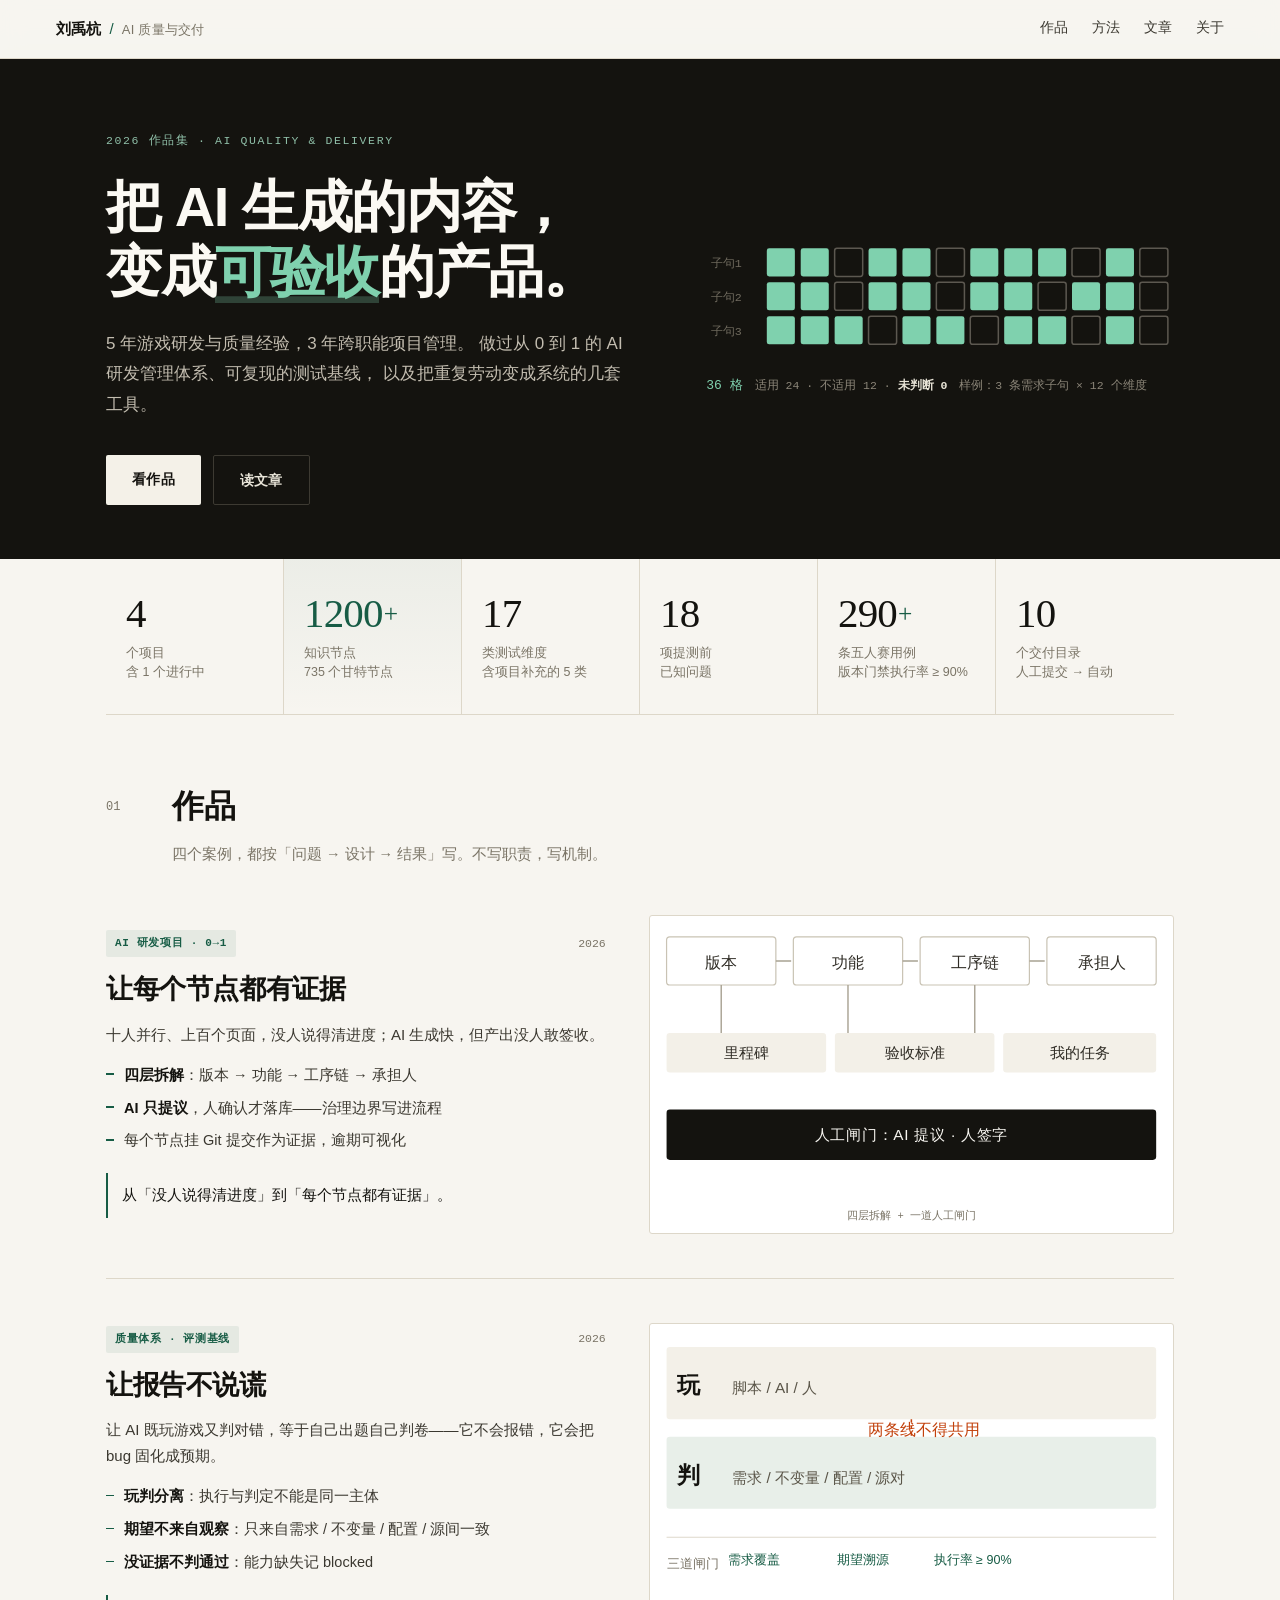
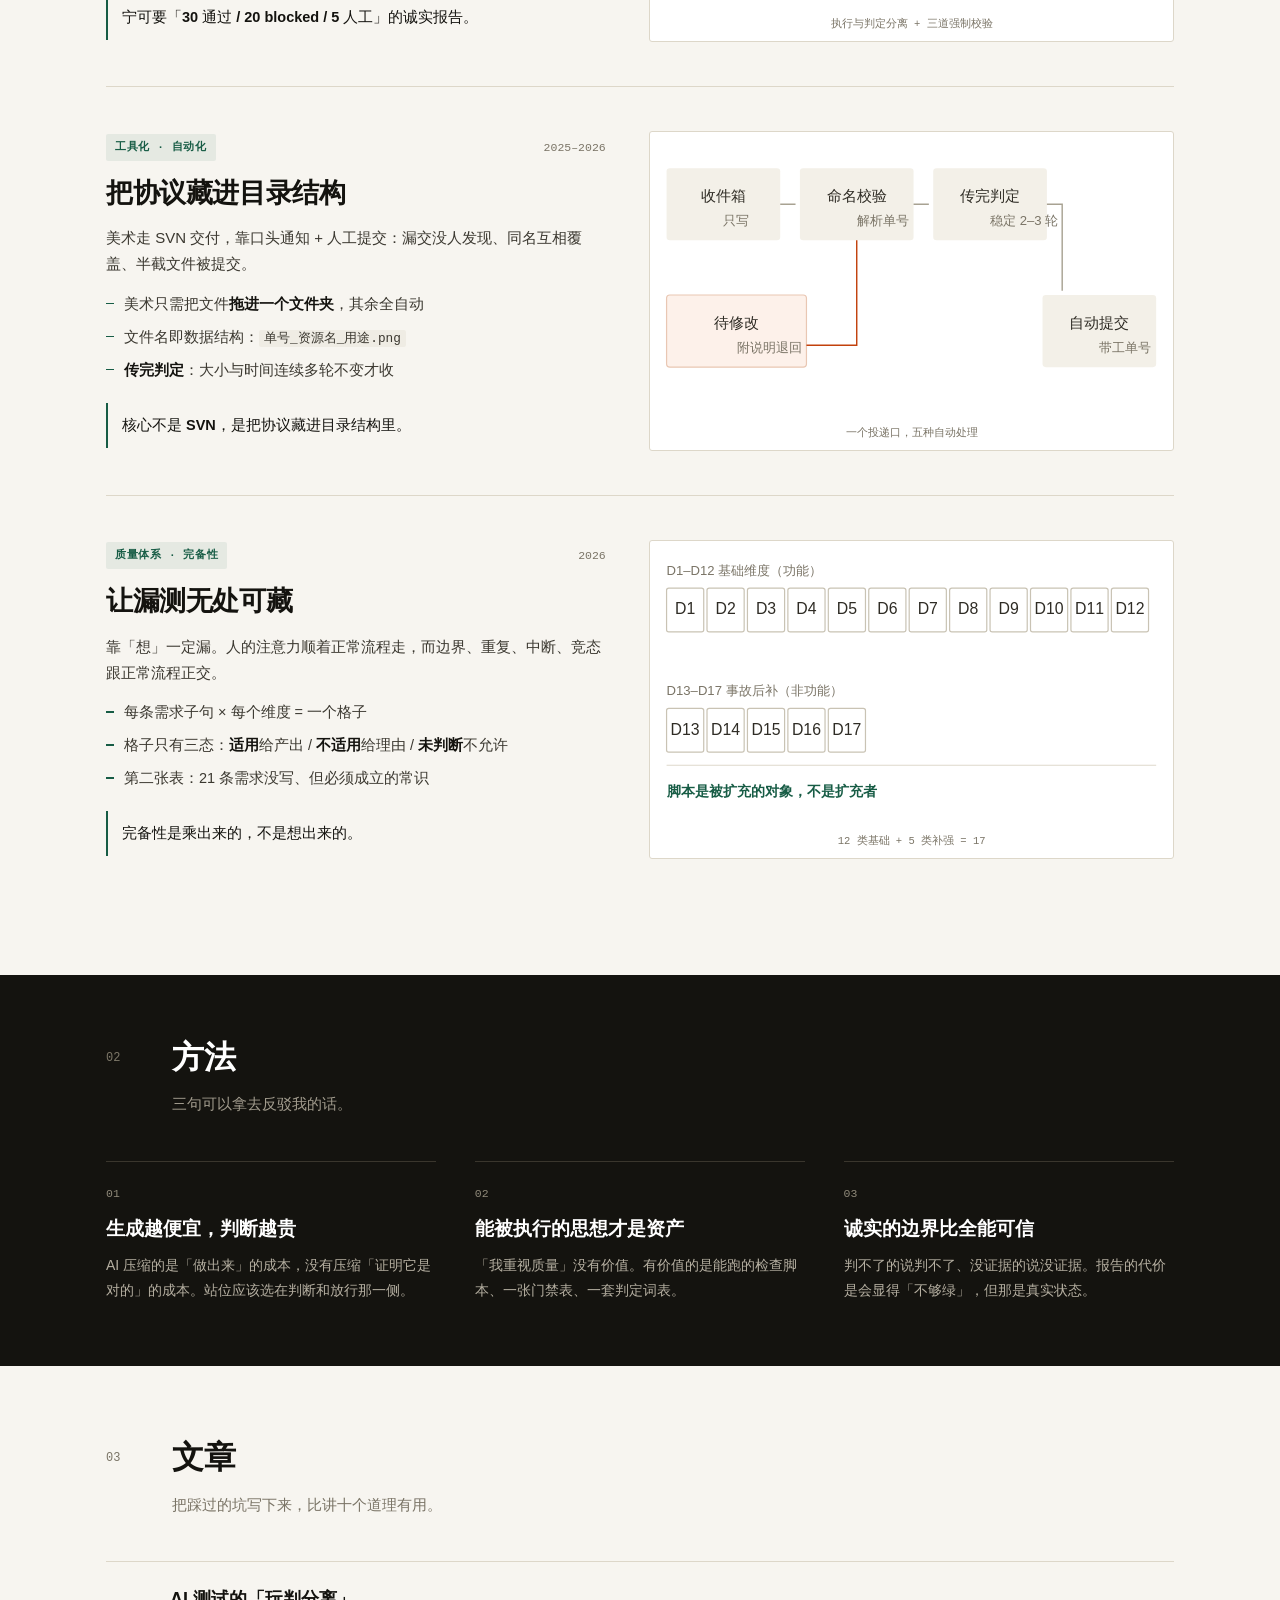
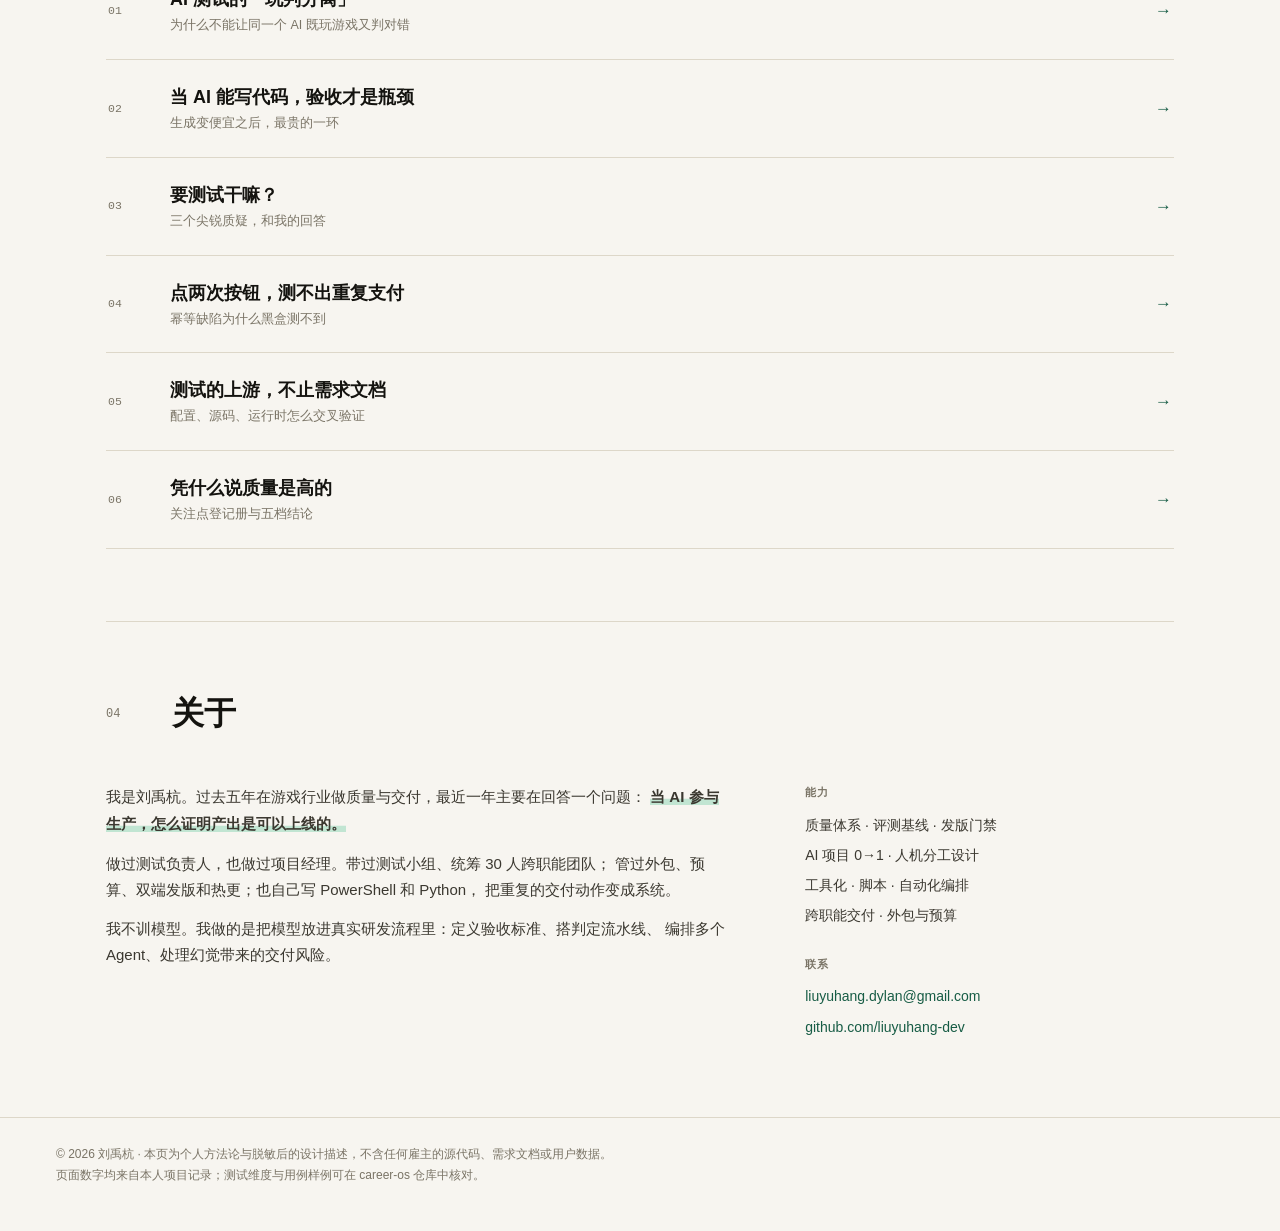
<file: index.html>
<!DOCTYPE html>
<html lang="zh-CN">
<head>
<meta charset="UTF-8">
<meta name="viewport" content="width=device-width, initial-scale=1.0">
<title>刘禹杭 · AI 质量与交付</title>
<meta name="description" content="把 AI 生成的内容，变成可验收、可发布的产品。">
<link rel="stylesheet" href="style.css?v=20261112d">
</head>
<body>

<header class="topbar">
  <a class="brand" href="#top">刘禹杭<span class="dot">/</span><span class="brand-sub">AI 质量与交付</span></a>
  <nav>
    <a href="#work">作品</a>
    <a href="#method">方法</a>
    <a href="#writing">文章</a>
    <a href="#about">关于</a>
  </nav>
</header>

<!-- HERO -->
<section class="hero" id="top">
  <div class="wrap hero-inner">
    <div class="hero-text">
      <p class="eyebrow">2026 作品集 · AI QUALITY &amp; DELIVERY</p>
      <h1>把 AI 生成的内容，<br>变成<span class="hl">可验收</span>的产品。</h1>
      <p class="lede">
        5 年游戏研发与质量经验，3 年跨职能项目管理。
        做过从 0 到 1 的 AI 研发管理体系、可复现的测试基线，
        以及把重复劳动变成系统的几套工具。
      </p>
      <div class="hero-actions">
        <a class="btn" href="#work">看作品</a>
        <a class="btn btn-ghost" href="#writing">读文章</a>
      </div>
    </div>

    <figure class="hero-figure" aria-label="完备性矩阵示意">
      <svg viewBox="0 0 400 104" role="img" aria-label="完备性矩阵：3 条子句乘 12 个维度">
        <g class="cells"></g>
      </svg>
      <figcaption>
        <span class="fig-num">36 格</span>
        <span>适用 24 · 不适用 12 · <strong>未判断 0</strong></span>
        <span class="fig-note">样例：3 条需求子句 × 12 个维度</span>
      </figcaption>
    </figure>
  </div>
</section>

<!-- STATS -->
<div class="wrap">
  <section class="stats" aria-label="关键数字">
    <div class="stat">
      <span class="s-num">4</span>
      <span class="s-lbl">个项目<br>含 1 个进行中</span>
    </div>
    <div class="stat stat-hi">
      <span class="s-num">1200<span class="plus">+</span></span>
      <span class="s-lbl">知识节点<br>735 个甘特节点</span>
    </div>
    <div class="stat">
      <span class="s-num">17</span>
      <span class="s-lbl">类测试维度<br>含项目补充的 5 类</span>
    </div>
    <div class="stat">
      <span class="s-num">18</span>
      <span class="s-lbl">项提测前<br>已知问题</span>
    </div>
    <div class="stat">
      <span class="s-num">290<span class="plus">+</span></span>
      <span class="s-lbl">条五人赛用例<br>版本门禁执行率 ≥ 90%</span>
    </div>
    <div class="stat">
      <span class="s-num">10</span>
      <span class="s-lbl">个交付目录<br>人工提交 → 自动</span>
    </div>
  </section>
</div>

<!-- WORK -->
<div class="wrap">
  <section id="work" class="section">
    <div class="section-head">
      <span class="idx">01</span>
      <h2>作品</h2>
      <p class="section-sub">四个案例，都按「问题 → 设计 → 结果」写。不写职责，写机制。</p>
    </div>

    <article class="case">
      <div class="case-copy">
        <div class="case-meta"><span class="tag">AI 研发项目 · 0→1</span><span class="year">2026</span></div>
        <h3>让每个节点都有证据</h3>
        <p class="case-problem">十人并行、上百个页面，没人说得清进度；AI 生成快，但产出没人敢签收。</p>
        <ul class="pts">
          <li><strong>四层拆解</strong>：版本 → 功能 → 工序链 → 承担人</li>
          <li><strong>AI 只提议</strong>，人确认才落库——治理边界写进流程</li>
          <li>每个节点挂 Git 提交作为证据，逾期可视化</li>
        </ul>
        <p class="case-line">从「没人说得清进度」到「每个节点都有证据」。</p>
      </div>
      <figure class="case-fig">
        <svg viewBox="0 0 460 250" role="img" aria-label="四层拆解结构图">
          <g class="dg">
            <rect x="6" y="10" width="100" height="44" rx="3"/>
            <text x="56" y="38">版本</text>
            <rect x="122" y="10" width="100" height="44" rx="3"/>
            <text x="172" y="38">功能</text>
            <rect x="238" y="10" width="100" height="44" rx="3"/>
            <text x="288" y="38">工序链</text>
            <rect x="354" y="10" width="100" height="44" rx="3"/>
            <text x="404" y="38">承担人</text>
            <path d="M106 32 h14 M222 32 h14 M338 32 h14" class="arw"/>
            <rect x="6" y="98" width="146" height="36" rx="3" class="soft"/>
            <text x="79" y="121" class="sm">里程碑</text>
            <rect x="160" y="98" width="146" height="36" rx="3" class="soft"/>
            <text x="233" y="121" class="sm">验收标准</text>
            <rect x="314" y="98" width="140" height="36" rx="3" class="soft"/>
            <text x="384" y="121" class="sm">我的任务</text>
            <path d="M56 54 v44 M172 54 v44 M288 54 v44" class="arw-d"/>
            <rect x="6" y="168" width="448" height="46" rx="3" class="gate"/>
            <text x="230" y="196" class="gate-t">人工闸门：AI 提议 · 人签字</text>
          </g>
        </svg>
        <figcaption>四层拆解 + 一道人工闸门</figcaption>
      </figure>
    </article>

    <article class="case">
      <div class="case-copy">
        <div class="case-meta"><span class="tag">质量体系 · 评测基线</span><span class="year">2026</span></div>
        <h3>让报告不说谎</h3>
        <p class="case-problem">让 AI 既玩游戏又判对错，等于自己出题自己判卷——它不会报错，它会把 bug 固化成预期。</p>
        <ul class="pts">
          <li><strong>玩判分离</strong>：执行与判定不能是同一主体</li>
          <li><strong>期望不来自观察</strong>：只来自需求 / 不变量 / 配置 / 源间一致</li>
          <li><strong>没证据不判通过</strong>：能力缺失记 blocked</li>
        </ul>
        <p class="case-line">宁可要「30 通过 / 20 blocked / 5 人工」的诚实报告。</p>
      </div>
      <figure class="case-fig">
        <svg viewBox="0 0 460 250" role="img" aria-label="玩与判分离示意">
          <g class="dg">
            <rect x="6" y="12" width="448" height="66" rx="3" class="lane"/>
            <text x="26" y="54" class="lane-t">玩</text>
            <text x="66" y="54" class="lane-s">脚本 / AI / 人</text>
            <rect x="6" y="94" width="448" height="66" rx="3" class="lane lane-2"/>
            <text x="26" y="136" class="lane-t">判</text>
            <text x="66" y="136" class="lane-s">需求 / 不变量 / 配置 / 源对</text>
            <path d="M230 78 v16" class="cut"/>
            <text x="242" y="92" class="cut-t">两条线不得共用</text>
            <line x1="6" y1="186" x2="454" y2="186" class="hr"/>
            <text x="6" y="214" class="xs">三道闸门</text>
            <text x="86" y="210" class="chip">需求覆盖</text>
            <text x="186" y="210" class="chip">期望溯源</text>
            <text x="286" y="210" class="chip">执行率 ≥ 90%</text>
          </g>
        </svg>
        <figcaption>执行与判定分离 + 三道强制校验</figcaption>
      </figure>
    </article>

    <article class="case">
      <div class="case-copy">
        <div class="case-meta"><span class="tag">工具化 · 自动化</span><span class="year">2025–2026</span></div>
        <h3>把协议藏进目录结构</h3>
        <p class="case-problem">美术走 SVN 交付，靠口头通知 + 人工提交：漏交没人发现、同名互相覆盖、半截文件被提交。</p>
        <ul class="pts">
          <li>美术只需把文件<strong>拖进一个文件夹</strong>，其余全自动</li>
          <li>文件名即数据结构：<code>单号_资源名_用途.png</code></li>
          <li><strong>传完判定</strong>：大小与时间连续多轮不变才收</li>
        </ul>
        <p class="case-line">核心不是 SVN，是把协议藏进目录结构里。</p>
      </div>
      <figure class="case-fig">
        <svg viewBox="0 0 460 250" role="img" aria-label="交付流水线示意">
          <g class="dg">
            <rect x="6" y="24" width="104" height="66" rx="3" class="soft"/>
            <text x="58" y="54" class="sm">收件箱</text>
            <text x="58" y="76" class="xs" text-anchor="middle">只写</text>
            <rect x="128" y="24" width="104" height="66" rx="3" class="soft"/>
            <text x="180" y="54" class="sm">命名校验</text>
            <text x="180" y="76" class="xs" text-anchor="middle">解析单号</text>
            <rect x="250" y="24" width="104" height="66" rx="3" class="soft"/>
            <text x="302" y="54" class="sm">传完判定</text>
            <text x="302" y="76" class="xs" text-anchor="middle">稳定 2–3 轮</text>
            <rect x="350" y="140" width="104" height="66" rx="3" class="soft"/>
            <text x="402" y="170" class="sm">自动提交</text>
            <text x="402" y="192" class="xs" text-anchor="middle">带工单号</text>
            <path d="M110 57 h14 M232 57 h14 M354 57 h14 v79" class="arw"/>
            <rect x="6" y="140" width="128" height="66" rx="3" class="warn"/>
            <text x="70" y="170" class="sm">待修改</text>
            <text x="70" y="192" class="xs" text-anchor="middle">附说明退回</text>
            <path d="M180 90 v96 h-46" class="arw-w"/>
          </g>
        </svg>
        <figcaption>一个投递口，五种自动处理</figcaption>
      </figure>
    </article>

    <article class="case">
      <div class="case-copy">
        <div class="case-meta"><span class="tag">质量体系 · 完备性</span><span class="year">2026</span></div>
        <h3>让漏测无处可藏</h3>
        <p class="case-problem">靠「想」一定漏。人的注意力顺着正常流程走，而边界、重复、中断、竞态跟正常流程正交。</p>
        <ul class="pts">
          <li>每条需求子句 × 每个维度 = 一个格子</li>
          <li>格子只有三态：<strong>适用</strong>给产出 / <strong>不适用</strong>给理由 / <strong>未判断</strong>不允许</li>
          <li>第二张表：21 条需求没写、但必须成立的常识</li>
        </ul>
        <p class="case-line">完备性是乘出来的，不是想出来的。</p>
      </div>
      <figure class="case-fig">
        <svg viewBox="0 0 460 250" role="img" aria-label="17 类测试维度">
          <g class="dg">
            <text x="6" y="22" class="xs">D1–D12 基础维度（功能）</text>
            <g class="dims"></g>
            <text x="6" y="132" class="xs">D13–D17 事故后补（非功能）</text>
            <g class="dims2"></g>
            <line x1="6" y1="196" x2="454" y2="196" class="hr"/>
            <text x="6" y="224" class="xs2">脚本是被扩充的对象，不是扩充者</text>
          </g>
        </svg>
        <figcaption>12 类基础 + 5 类补强 = 17</figcaption>
      </figure>
    </article>
  </section>
</div>

<!-- METHOD -->
<section id="method" class="section section-dark">
  <div class="wrap">
    <div class="section-head">
      <span class="idx">02</span>
      <h2>方法</h2>
      <p class="section-sub">三句可以拿去反驳我的话。</p>
    </div>
    <div class="rules">
      <div class="rule">
        <span class="rule-no">01</span>
        <h3>生成越便宜，判断越贵</h3>
        <p>AI 压缩的是「做出来」的成本，没有压缩「证明它是对的」的成本。站位应该选在判断和放行那一侧。</p>
      </div>
      <div class="rule">
        <span class="rule-no">02</span>
        <h3>能被执行的思想才是资产</h3>
        <p>「我重视质量」没有价值。有价值的是能跑的检查脚本、一张门禁表、一套判定词表。</p>
      </div>
      <div class="rule">
        <span class="rule-no">03</span>
        <h3>诚实的边界比全能可信</h3>
        <p>判不了的说判不了、没证据的说没证据。报告的代价是会显得「不够绿」，但那是真实状态。</p>
      </div>
    </div>
  </div>
</section>

<!-- WRITING -->
<div class="wrap">
  <section id="writing" class="section">
    <div class="section-head">
      <span class="idx">03</span>
      <h2>文章</h2>
      <p class="section-sub">把踩过的坑写下来，比讲十个道理有用。</p>
    </div>
    <div class="writing-list">
      <a class="writing-item" href="writing/play-judge.html">
        <span class="w-no">01</span>
        <span class="w-title">AI 测试的「玩判分离」<em>为什么不能让同一个 AI 既玩游戏又判对错</em></span>
        <span class="w-arrow">→</span>
      </a>
      <a class="writing-item" href="writing/acceptance-bottleneck.html">
        <span class="w-no">02</span>
        <span class="w-title">当 AI 能写代码，验收才是瓶颈<em>生成变便宜之后，最贵的一环</em></span>
        <span class="w-arrow">→</span>
      </a>
      <a class="writing-item" href="writing/why-testing.html">
        <span class="w-no">03</span>
        <span class="w-title">要测试干嘛？<em>三个尖锐质疑，和我的回答</em></span>
        <span class="w-arrow">→</span>
      </a>
      <a class="writing-item" href="writing/idempotency.html">
        <span class="w-no">04</span>
        <span class="w-title">点两次按钮，测不出重复支付<em>幂等缺陷为什么黑盒测不到</em></span>
        <span class="w-arrow">→</span>
      </a>
      <a class="writing-item" href="writing/upstreams.html">
        <span class="w-no">05</span>
        <span class="w-title">测试的上游，不止需求文档<em>配置、源码、运行时怎么交叉验证</em></span>
        <span class="w-arrow">→</span>
      </a>
      <a class="writing-item" href="writing/confidence.html">
        <span class="w-no">06</span>
        <span class="w-title">凭什么说质量是高的<em>关注点登记册与五档结论</em></span>
        <span class="w-arrow">→</span>
      </a>
    </div>
  </section>

  <section id="about" class="section section-about">
    <div class="section-head">
      <span class="idx">04</span>
      <h2>关于</h2>
    </div>
    <div class="about-grid">
      <div>
        <p class="about-lead">
          我是刘禹杭。过去五年在游戏行业做质量与交付，最近一年主要在回答一个问题：
          <strong>当 AI 参与生产，怎么证明产出是可以上线的。</strong>
        </p>
        <p>
          做过测试负责人，也做过项目经理。带过测试小组、统筹 30 人跨职能团队；
          管过外包、预算、双端发版和热更；也自己写 PowerShell 和 Python，
          把重复的交付动作变成系统。
        </p>
        <p>
          我不训模型。我做的是把模型放进真实研发流程里：定义验收标准、搭判定流水线、
          编排多个 Agent、处理幻觉带来的交付风险。
        </p>
      </div>
      <div class="about-side">
        <h4>能力</h4>
        <ul class="plain">
          <li>质量体系 · 评测基线 · 发版门禁</li>
          <li>AI 项目 0→1 · 人机分工设计</li>
          <li>工具化 · 脚本 · 自动化编排</li>
          <li>跨职能交付 · 外包与预算</li>
        </ul>
        <h4>联系</h4>
        <ul class="plain">
          <li><a href="mailto:liuyuhang.dylan@gmail.com">liuyuhang.dylan@gmail.com</a></li>
          <li><a href="https://github.com/liuyuhang-dev">github.com/liuyuhang-dev</a></li>
        </ul>
      </div>
    </div>
  </section>
</div>

<footer>
  <p>© 2026 刘禹杭 · 本页为个人方法论与脱敏后的设计描述，不含任何雇主的源代码、需求文档或用户数据。<br>页面数字均来自本人项目记录；测试维度与用例样例可在 <a href="https://github.com/liuyuhang-dev/career-os">career-os</a> 仓库中核对。</p>
</footer>

<script>
(function(){
  var g = document.querySelector('.cells');
  if(!g) return;
  var cols=12, rows=3, s=24, gap=5, ox=52, oy=8;
  var na = new Set([2,5,9,11,14,17,20,23,27,30,33,35]);
  for(var i=0;i<cols*rows;i++){
    var c=i%cols, r=Math.floor(i/cols);
    var rect=document.createElementNS('http://www.w3.org/2000/svg','rect');
    rect.setAttribute('x', ox + c*(s+gap));
    rect.setAttribute('y', oy + r*(s+gap));
    rect.setAttribute('width', s); rect.setAttribute('height', s);
    rect.setAttribute('rx', 2);
    if(na.has(i)){ rect.setAttribute('fill','none'); rect.setAttribute('stroke','#5c5850'); rect.setAttribute('stroke-width','1.3'); }
    else { rect.setAttribute('fill','#7fd1ae'); }
    g.appendChild(rect);
  }
  for(var r2=0;r2<rows;r2++){
    var t=document.createElementNS('http://www.w3.org/2000/svg','text');
    t.setAttribute('x','4'); t.setAttribute('y', oy + r2*(s+gap) + s/2 + 4);
    t.setAttribute('font-size','10'); t.setAttribute('fill','#6f6a5e');
    t.setAttribute('font-family','ui-monospace,Menlo,Consolas,monospace');
    t.textContent = '子句' + (r2+1);
    g.appendChild(t);
  }
})();

(function(){
  var a=document.querySelector('.dims'), b=document.querySelector('.dims2');
  if(!a||!b) return;
  function cell(g, x, y, w, h, fill, label, dark){
    var r=document.createElementNS('http://www.w3.org/2000/svg','rect');
    r.setAttribute('x',x); r.setAttribute('y',y); r.setAttribute('width',w); r.setAttribute('height',h);
    r.setAttribute('rx',2); r.setAttribute('fill',fill);
    g.appendChild(r);
    if(label){
      var t=document.createElementNS('http://www.w3.org/2000/svg','text');
      t.setAttribute('x', x+w/2); t.setAttribute('y', y+h/2+4);
      t.setAttribute('text-anchor','middle'); t.setAttribute('font-size','11');
      t.setAttribute('fill', dark ? '#4a463c' : '#0d3b2c');
      t.setAttribute('font-family','ui-monospace,Menlo,Consolas,monospace');
      t.textContent = label;
      g.appendChild(t);
    }
  }
  var w=34, gap=3, x0=6;
  for(var i=0;i<12;i++){ cell(a, x0+i*(w+gap), 34, w, 40, '#d8d1bf', 'D'+(i+1), true); }
  for(var j=0;j<5;j++){ cell(b, x0+j*(w+gap), 144, w, 40, '#7fd1ae', 'D'+(13+j), false); }
})();
</script>

</body>
</html>
</file>
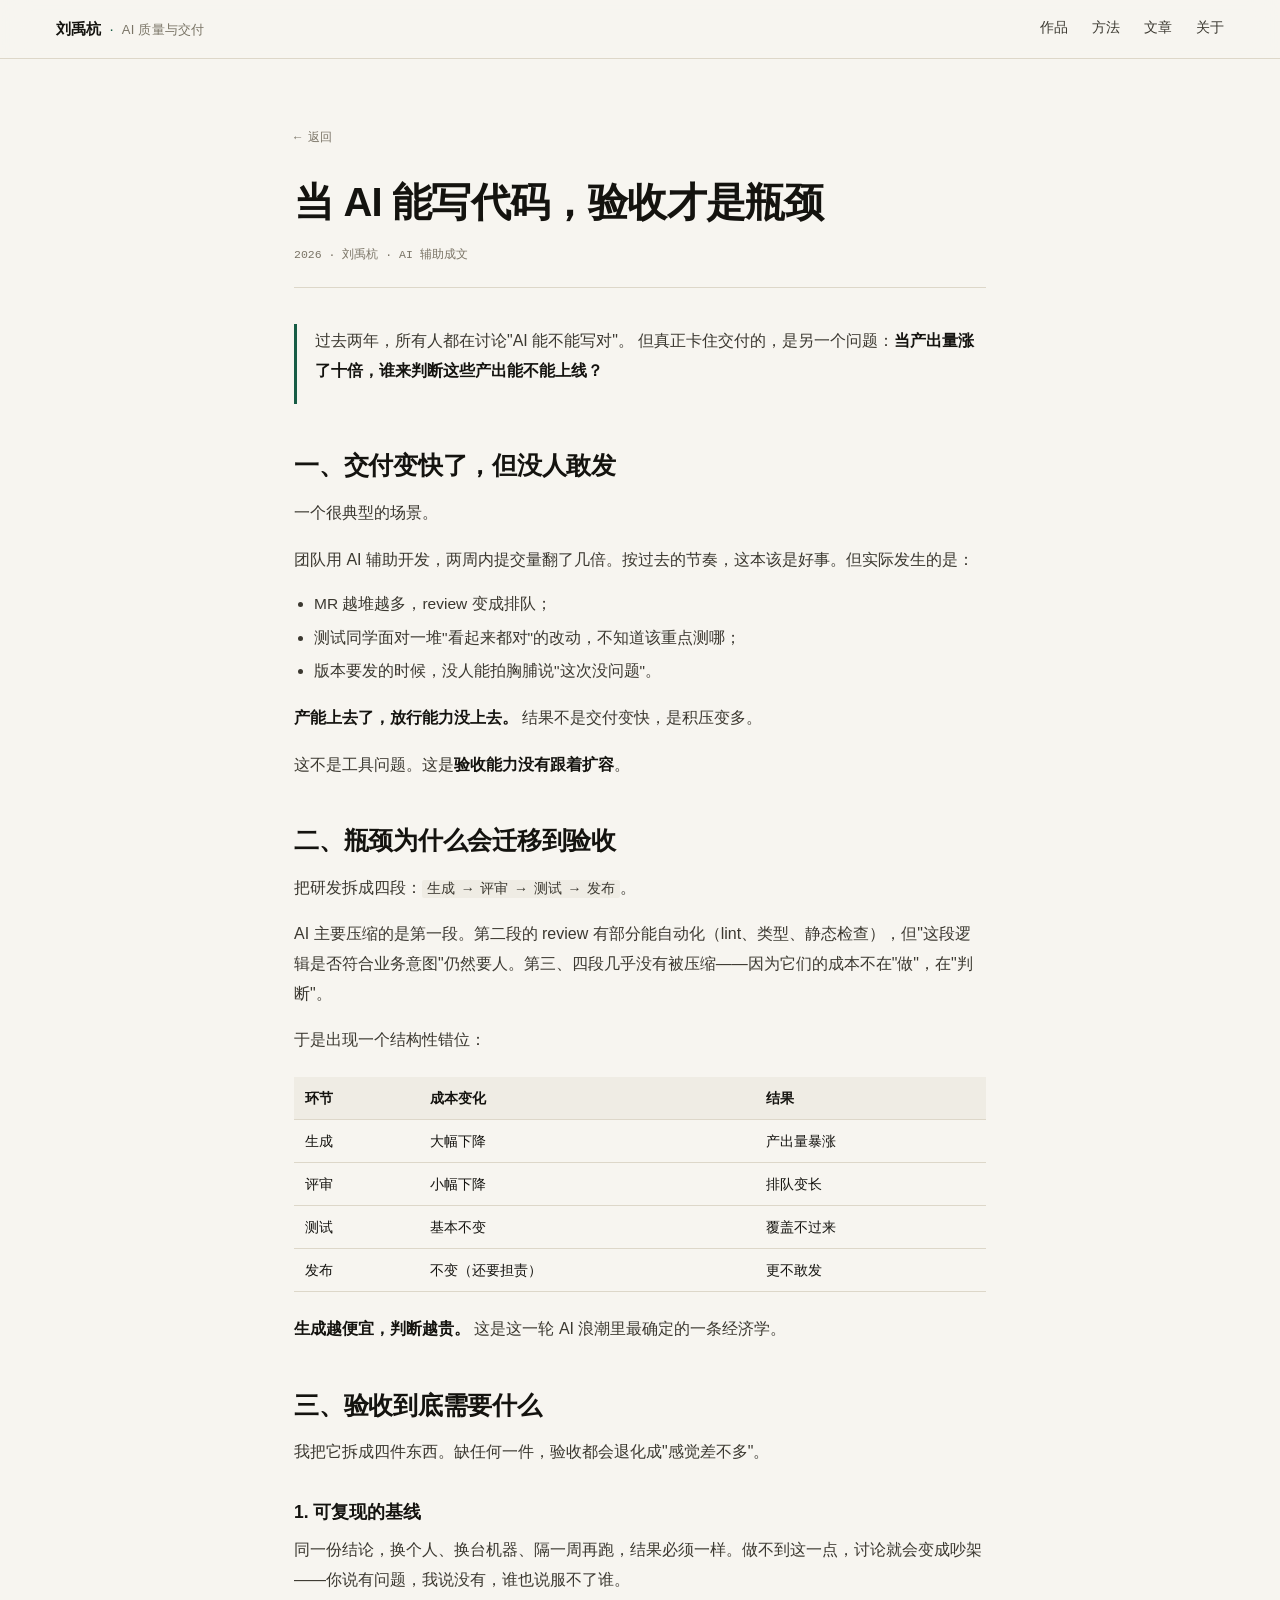
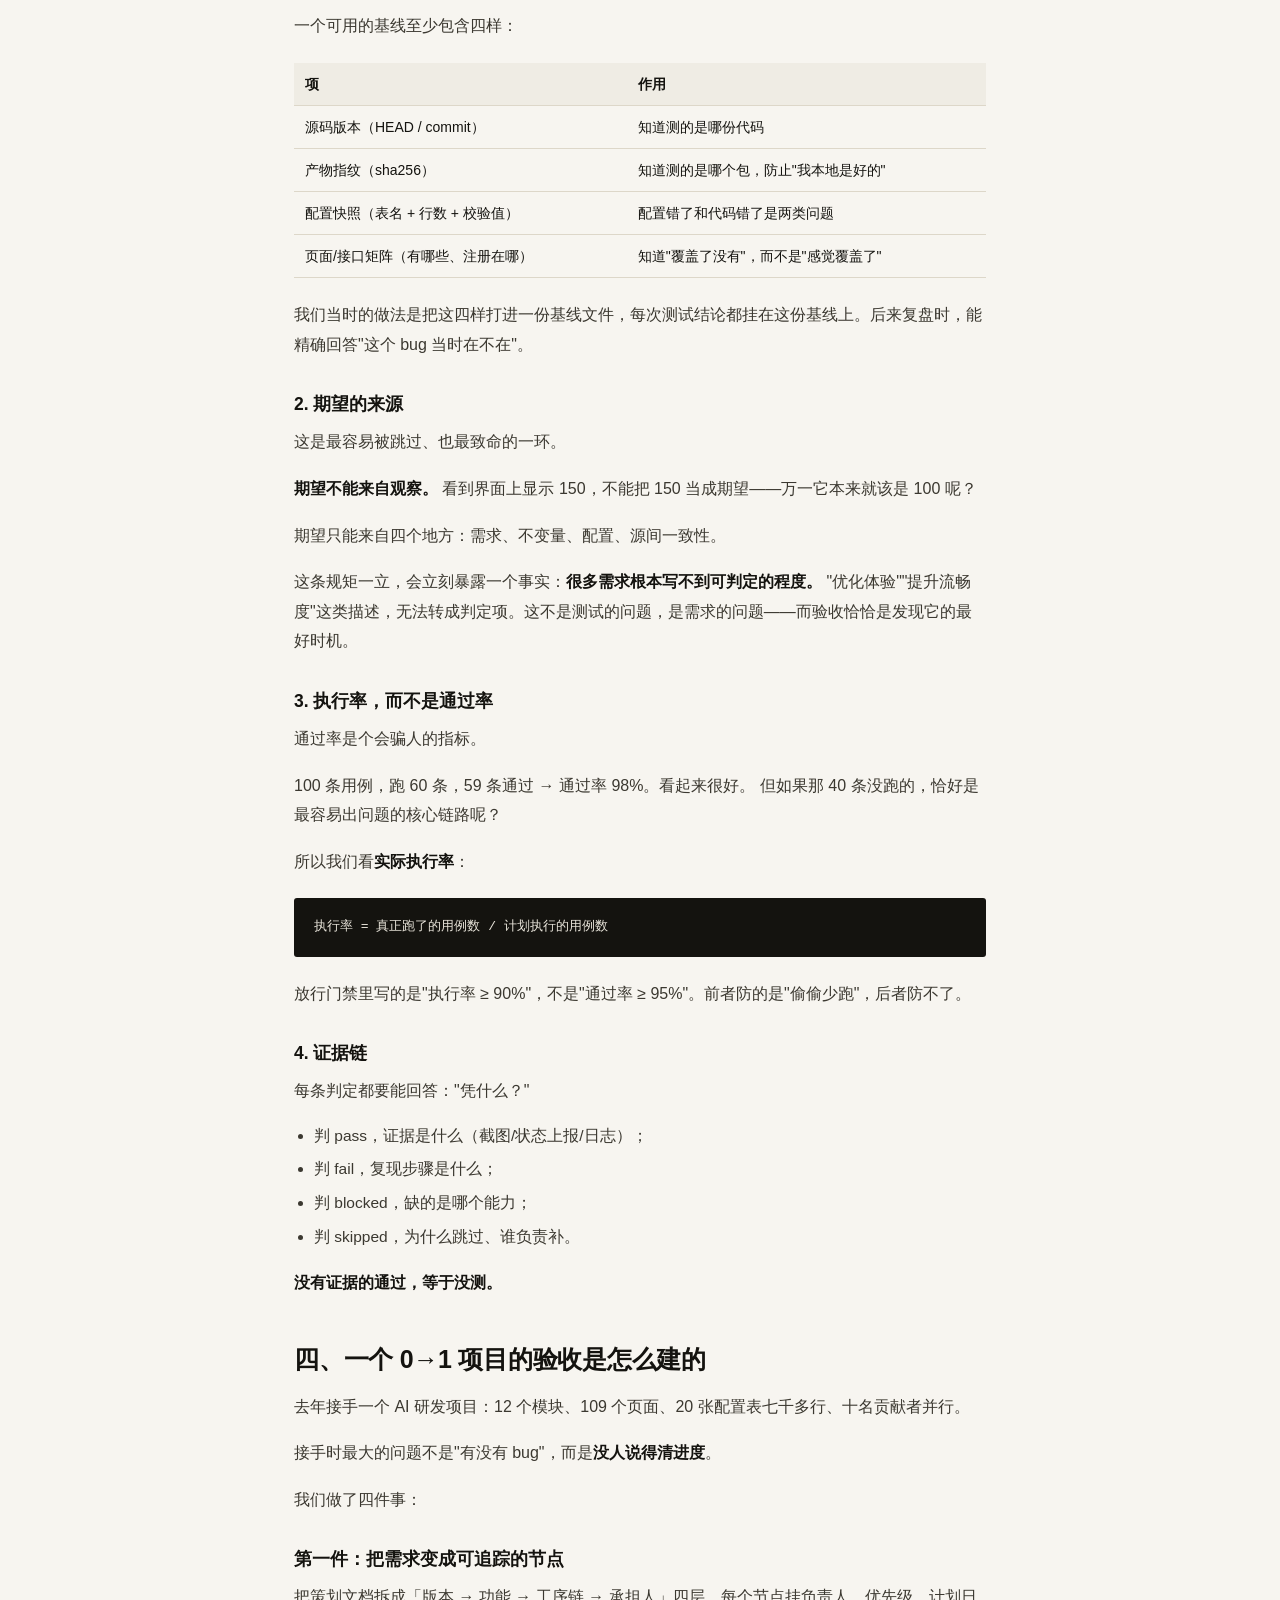
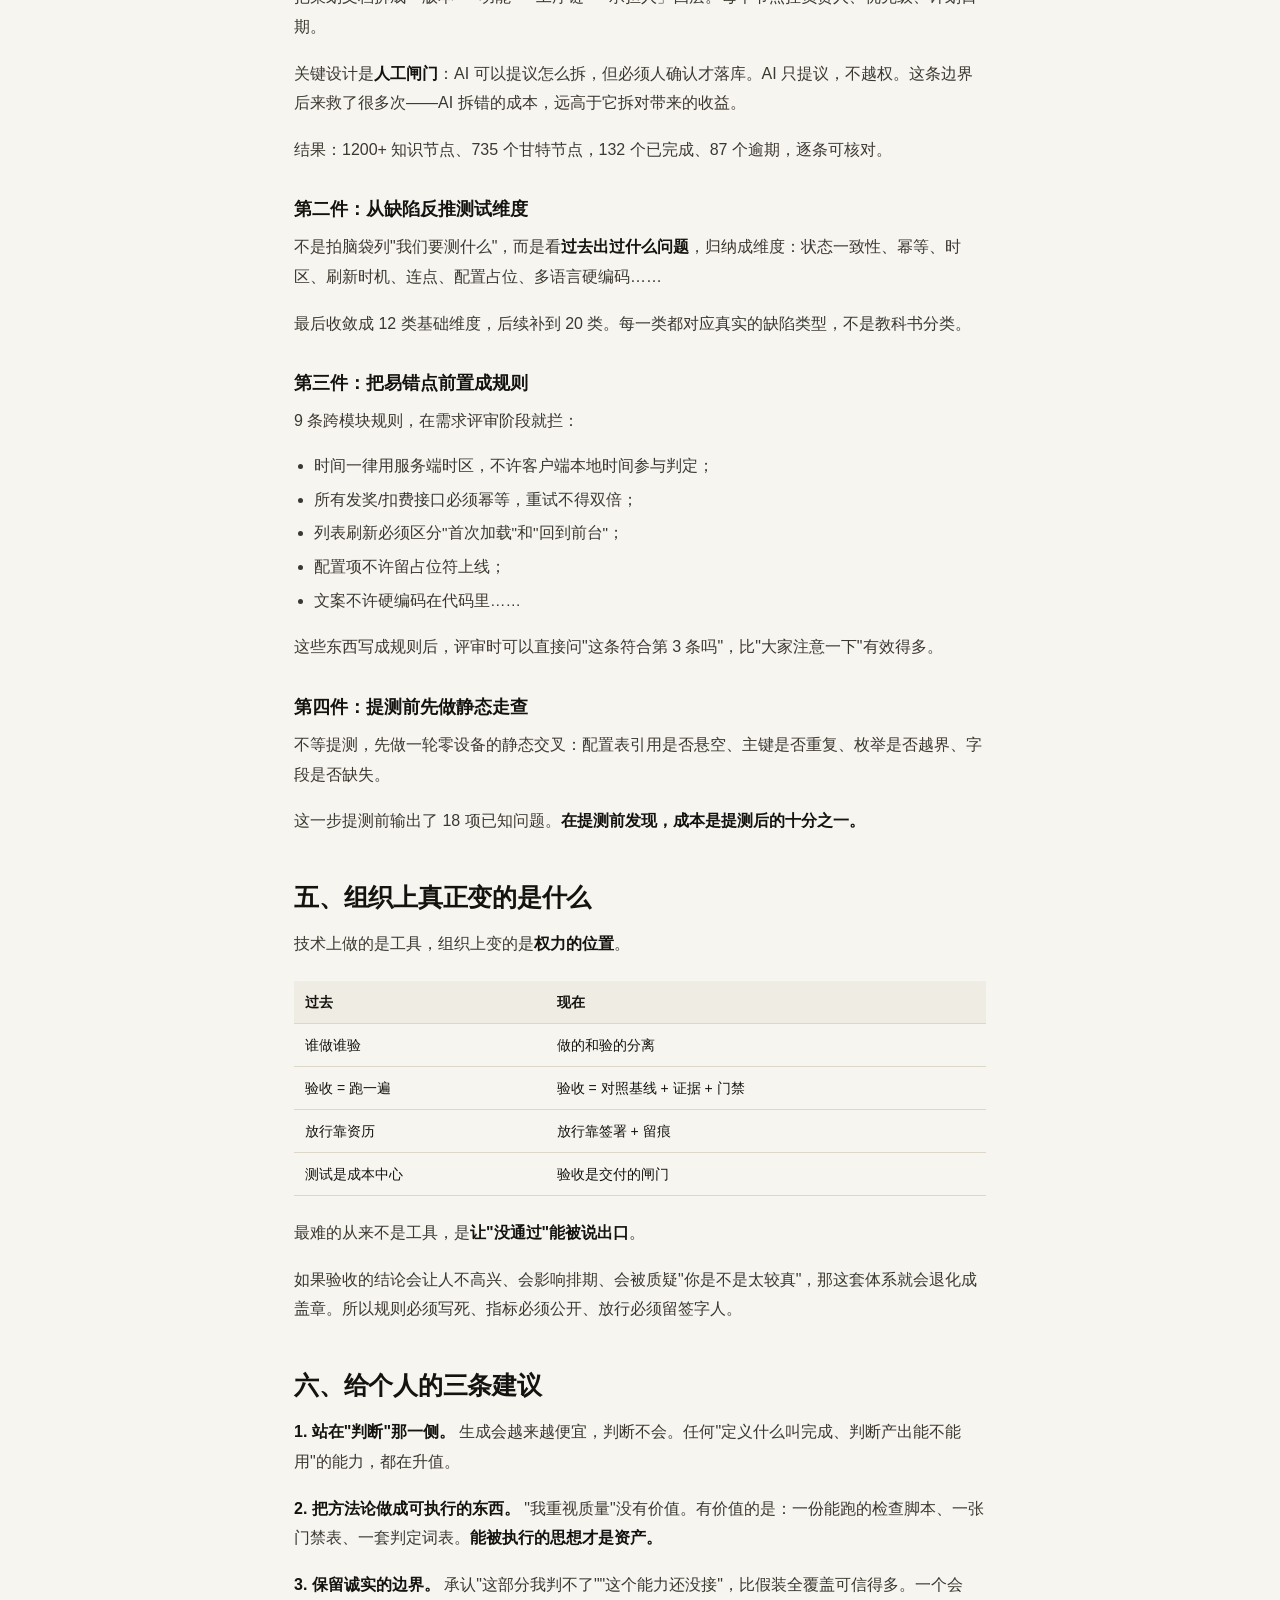
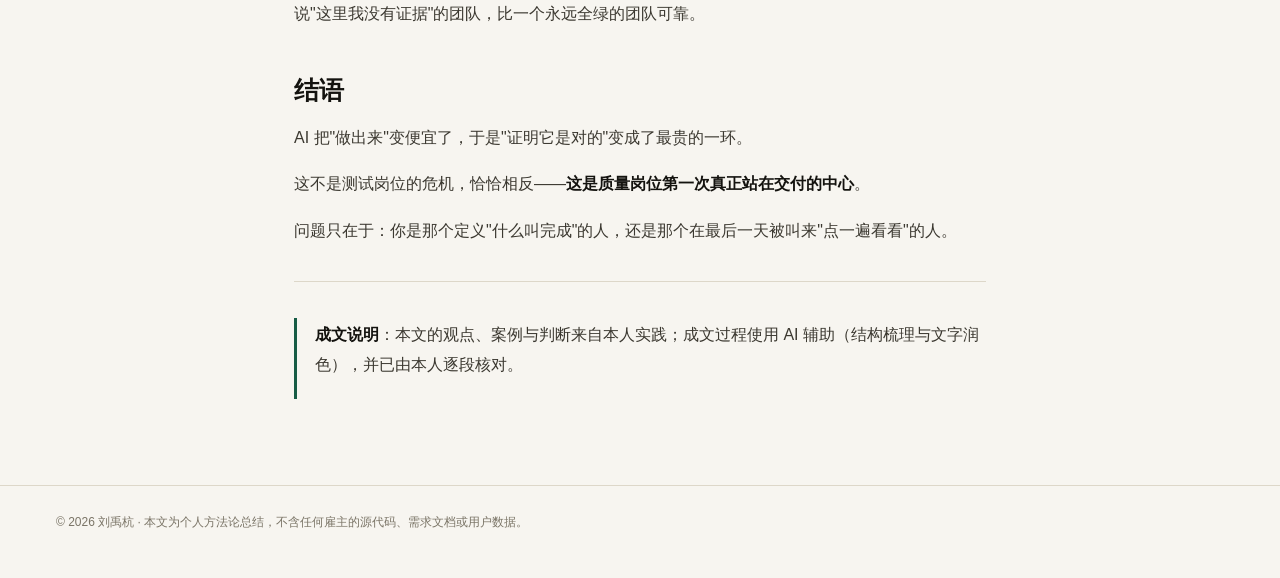
<file: writing/acceptance-bottleneck.html>
<!DOCTYPE html>
<html lang="zh-CN">
<head>
<meta charset="UTF-8">
<meta name="viewport" content="width=device-width, initial-scale=1.0">
<title>当 AI 能写代码，验收才是瓶颈 · 刘禹杭</title>
<link rel="stylesheet" href="../style.css?v=20261112d">
</head>
<body>
<header class="topbar">
  <a class="brand" href="../index.html">刘禹杭<span class="dot">·</span><span class="brand-sub">AI 质量与交付</span></a>
  <nav>
    <a href="../index.html#work">作品</a>
    <a href="../index.html#method">方法</a>
    <a href="../index.html#writing">文章</a>
    <a href="../index.html#about">关于</a>
  </nav>
</header>
<main>
<article class="article">
<a class="back" href="../index.html#writing">← 返回</a>
<h1>当 AI 能写代码，验收才是瓶颈</h1>
<p class="meta">2026 · 刘禹杭 · AI 辅助成文</p>
<blockquote>
<p>过去两年，所有人都在讨论"AI 能不能写对"。
但真正卡住交付的，是另一个问题：<strong>当产出量涨了十倍，谁来判断这些产出能不能上线？</strong></p>
</blockquote>
<h2>一、交付变快了，但没人敢发</h2>
<p>一个很典型的场景。</p>
<p>团队用 AI 辅助开发，两周内提交量翻了几倍。按过去的节奏，这本该是好事。但实际发生的是：</p>
<ul>
<li>MR 越堆越多，review 变成排队；</li>
<li>测试同学面对一堆"看起来都对"的改动，不知道该重点测哪；</li>
<li>版本要发的时候，没人能拍胸脯说"这次没问题"。</li>
</ul>
<p><strong>产能上去了，放行能力没上去。</strong> 结果不是交付变快，是积压变多。</p>
<p>这不是工具问题。这是<strong>验收能力没有跟着扩容</strong>。</p>
<h2>二、瓶颈为什么会迁移到验收</h2>
<p>把研发拆成四段：<code>生成 → 评审 → 测试 → 发布</code>。</p>
<p>AI 主要压缩的是第一段。第二段的 review 有部分能自动化（lint、类型、静态检查），但"这段逻辑是否符合业务意图"仍然要人。第三、四段几乎没有被压缩——因为它们的成本不在"做"，在"判断"。</p>
<p>于是出现一个结构性错位：</p>
<table>
<thead>
<tr>
<th>环节</th>
<th>成本变化</th>
<th>结果</th>
</tr>
</thead>
<tbody>
<tr>
<td>生成</td>
<td>大幅下降</td>
<td>产出量暴涨</td>
</tr>
<tr>
<td>评审</td>
<td>小幅下降</td>
<td>排队变长</td>
</tr>
<tr>
<td>测试</td>
<td>基本不变</td>
<td>覆盖不过来</td>
</tr>
<tr>
<td>发布</td>
<td>不变（还要担责）</td>
<td>更不敢发</td>
</tr>
</tbody>
</table>
<p><strong>生成越便宜，判断越贵。</strong> 这是这一轮 AI 浪潮里最确定的一条经济学。</p>
<h2>三、验收到底需要什么</h2>
<p>我把它拆成四件东西。缺任何一件，验收都会退化成"感觉差不多"。</p>
<h3>1. 可复现的基线</h3>
<p>同一份结论，换个人、换台机器、隔一周再跑，结果必须一样。做不到这一点，讨论就会变成吵架——你说有问题，我说没有，谁也说服不了谁。</p>
<p>一个可用的基线至少包含四样：</p>
<table>
<thead>
<tr>
<th>项</th>
<th>作用</th>
</tr>
</thead>
<tbody>
<tr>
<td>源码版本（HEAD / commit）</td>
<td>知道测的是哪份代码</td>
</tr>
<tr>
<td>产物指纹（sha256）</td>
<td>知道测的是哪个包，防止"我本地是好的"</td>
</tr>
<tr>
<td>配置快照（表名 + 行数 + 校验值）</td>
<td>配置错了和代码错了是两类问题</td>
</tr>
<tr>
<td>页面/接口矩阵（有哪些、注册在哪）</td>
<td>知道"覆盖了没有"，而不是"感觉覆盖了"</td>
</tr>
</tbody>
</table>
<p>我们当时的做法是把这四样打进一份基线文件，每次测试结论都挂在这份基线上。后来复盘时，能精确回答"这个 bug 当时在不在"。</p>
<h3>2. 期望的来源</h3>
<p>这是最容易被跳过、也最致命的一环。</p>
<p><strong>期望不能来自观察。</strong> 看到界面上显示 150，不能把 150 当成期望——万一它本来就该是 100 呢？</p>
<p>期望只能来自四个地方：需求、不变量、配置、源间一致性。</p>
<p>这条规矩一立，会立刻暴露一个事实：<strong>很多需求根本写不到可判定的程度。</strong> "优化体验""提升流畅度"这类描述，无法转成判定项。这不是测试的问题，是需求的问题——而验收恰恰是发现它的最好时机。</p>
<h3>3. 执行率，而不是通过率</h3>
<p>通过率是个会骗人的指标。</p>
<p>100 条用例，跑 60 条，59 条通过 → 通过率 98%。看起来很好。
但如果那 40 条没跑的，恰好是最容易出问题的核心链路呢？</p>
<p>所以我们看<strong>实际执行率</strong>：</p>
<pre><code>执行率 = 真正跑了的用例数 / 计划执行的用例数
</code></pre>
<p>放行门禁里写的是"执行率 ≥ 90%"，不是"通过率 ≥ 95%"。前者防的是"偷偷少跑"，后者防不了。</p>
<h3>4. 证据链</h3>
<p>每条判定都要能回答："凭什么？"</p>
<ul>
<li>判 pass，证据是什么（截图/状态上报/日志）；</li>
<li>判 fail，复现步骤是什么；</li>
<li>判 blocked，缺的是哪个能力；</li>
<li>判 skipped，为什么跳过、谁负责补。</li>
</ul>
<p><strong>没有证据的通过，等于没测。</strong></p>
<h2>四、一个 0→1 项目的验收是怎么建的</h2>
<p>去年接手一个 AI 研发项目：12 个模块、109 个页面、20 张配置表七千多行、十名贡献者并行。</p>
<p>接手时最大的问题不是"有没有 bug"，而是<strong>没人说得清进度</strong>。</p>
<p>我们做了四件事：</p>
<h3>第一件：把需求变成可追踪的节点</h3>
<p>把策划文档拆成「版本 → 功能 → 工序链 → 承担人」四层。每个节点挂负责人、优先级、计划日期。</p>
<p>关键设计是<strong>人工闸门</strong>：AI 可以提议怎么拆，但必须人确认才落库。AI 只提议，不越权。这条边界后来救了很多次——AI 拆错的成本，远高于它拆对带来的收益。</p>
<p>结果：1200+ 知识节点、735 个甘特节点，132 个已完成、87 个逾期，逐条可核对。</p>
<h3>第二件：从缺陷反推测试维度</h3>
<p>不是拍脑袋列"我们要测什么"，而是看<strong>过去出过什么问题</strong>，归纳成维度：状态一致性、幂等、时区、刷新时机、连点、配置占位、多语言硬编码……</p>
<p>最后收敛成 12 类基础维度，后续补到 20 类。每一类都对应真实的缺陷类型，不是教科书分类。</p>
<h3>第三件：把易错点前置成规则</h3>
<p>9 条跨模块规则，在需求评审阶段就拦：</p>
<ul>
<li>时间一律用服务端时区，不许客户端本地时间参与判定；</li>
<li>所有发奖/扣费接口必须幂等，重试不得双倍；</li>
<li>列表刷新必须区分"首次加载"和"回到前台"；</li>
<li>配置项不许留占位符上线；</li>
<li>文案不许硬编码在代码里……</li>
</ul>
<p>这些东西写成规则后，评审时可以直接问"这条符合第 3 条吗"，比"大家注意一下"有效得多。</p>
<h3>第四件：提测前先做静态走查</h3>
<p>不等提测，先做一轮零设备的静态交叉：配置表引用是否悬空、主键是否重复、枚举是否越界、字段是否缺失。</p>
<p>这一步提测前输出了 18 项已知问题。<strong>在提测前发现，成本是提测后的十分之一。</strong></p>
<h2>五、组织上真正变的是什么</h2>
<p>技术上做的是工具，组织上变的是<strong>权力的位置</strong>。</p>
<table>
<thead>
<tr>
<th>过去</th>
<th>现在</th>
</tr>
</thead>
<tbody>
<tr>
<td>谁做谁验</td>
<td>做的和验的分离</td>
</tr>
<tr>
<td>验收 = 跑一遍</td>
<td>验收 = 对照基线 + 证据 + 门禁</td>
</tr>
<tr>
<td>放行靠资历</td>
<td>放行靠签署 + 留痕</td>
</tr>
<tr>
<td>测试是成本中心</td>
<td>验收是交付的闸门</td>
</tr>
</tbody>
</table>
<p>最难的从来不是工具，是<strong>让"没通过"能被说出口</strong>。</p>
<p>如果验收的结论会让人不高兴、会影响排期、会被质疑"你是不是太较真"，那这套体系就会退化成盖章。所以规则必须写死、指标必须公开、放行必须留签字人。</p>
<h2>六、给个人的三条建议</h2>
<p><strong>1. 站在"判断"那一侧。</strong>
生成会越来越便宜，判断不会。任何"定义什么叫完成、判断产出能不能用"的能力，都在升值。</p>
<p><strong>2. 把方法论做成可执行的东西。</strong>
"我重视质量"没有价值。有价值的是：一份能跑的检查脚本、一张门禁表、一套判定词表。<strong>能被执行的思想才是资产。</strong></p>
<p><strong>3. 保留诚实的边界。</strong>
承认"这部分我判不了""这个能力还没接"，比假装全覆盖可信得多。一个会说"这里我没有证据"的团队，比一个永远全绿的团队可靠。</p>
<h2>结语</h2>
<p>AI 把"做出来"变便宜了，于是"证明它是对的"变成了最贵的一环。</p>
<p>这不是测试岗位的危机，恰恰相反——<strong>这是质量岗位第一次真正站在交付的中心</strong>。</p>
<p>问题只在于：你是那个定义"什么叫完成"的人，还是那个在最后一天被叫来"点一遍看看"的人。</p>
<hr>
<blockquote>
<p><strong>成文说明</strong>：本文的观点、案例与判断来自本人实践；成文过程使用 AI 辅助（结构梳理与文字润色），并已由本人逐段核对。</p>
</blockquote>
</article>
</main>
<footer>
  <p>© 2026 刘禹杭 · 本文为个人方法论总结，不含任何雇主的源代码、需求文档或用户数据。</p>
</footer>
</body>
</html>
</file>
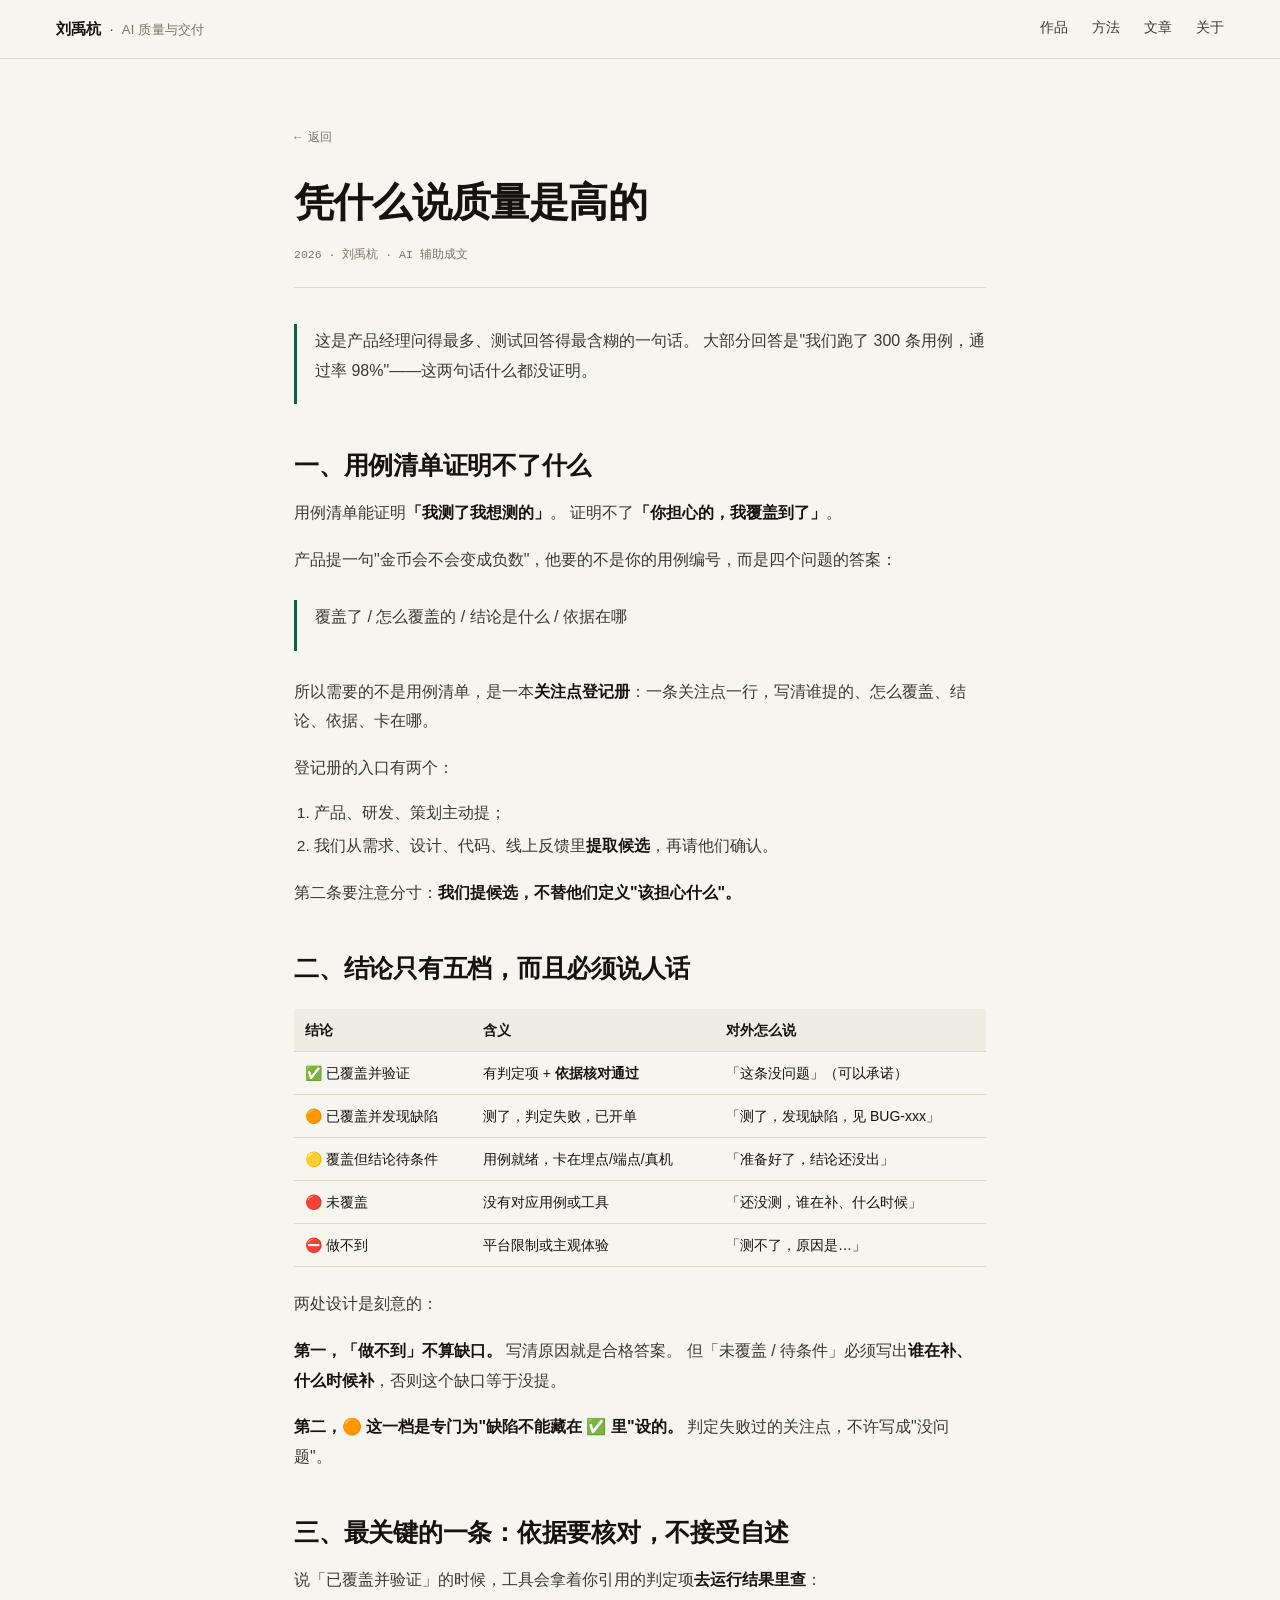
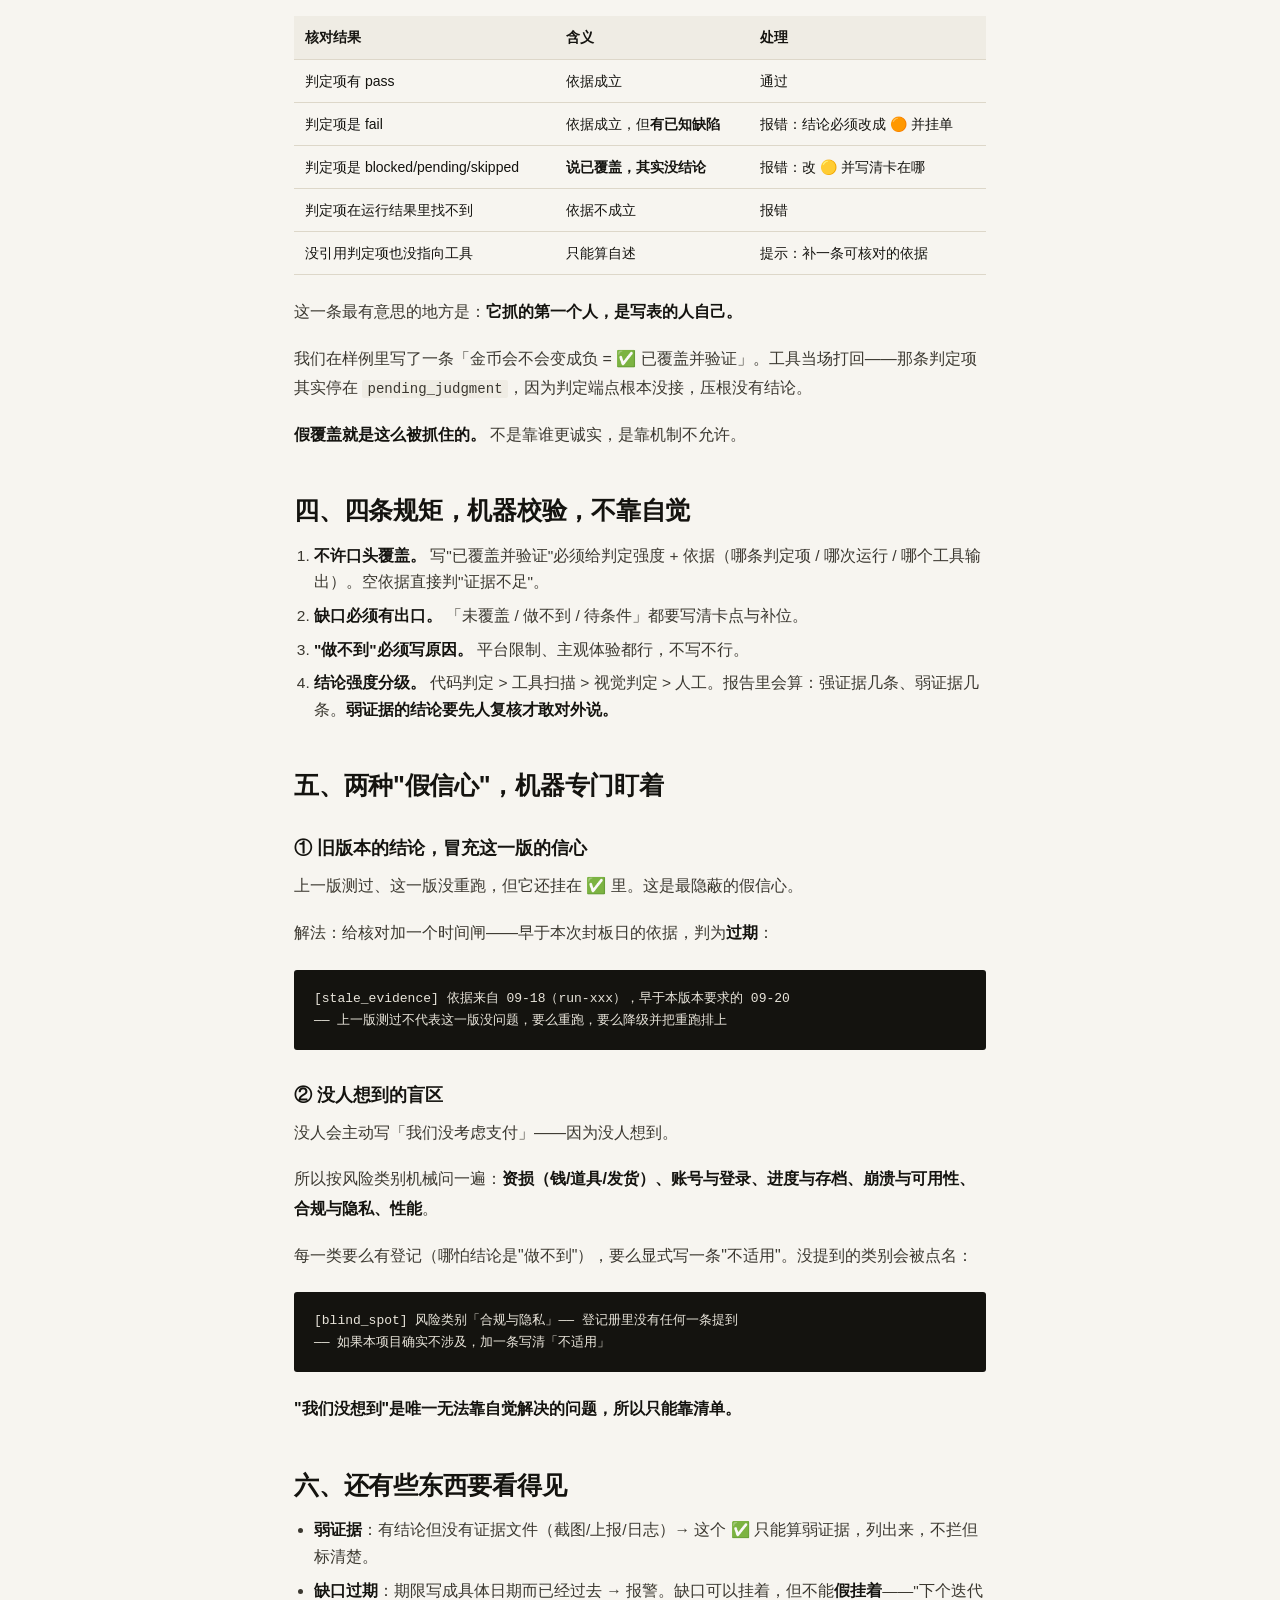
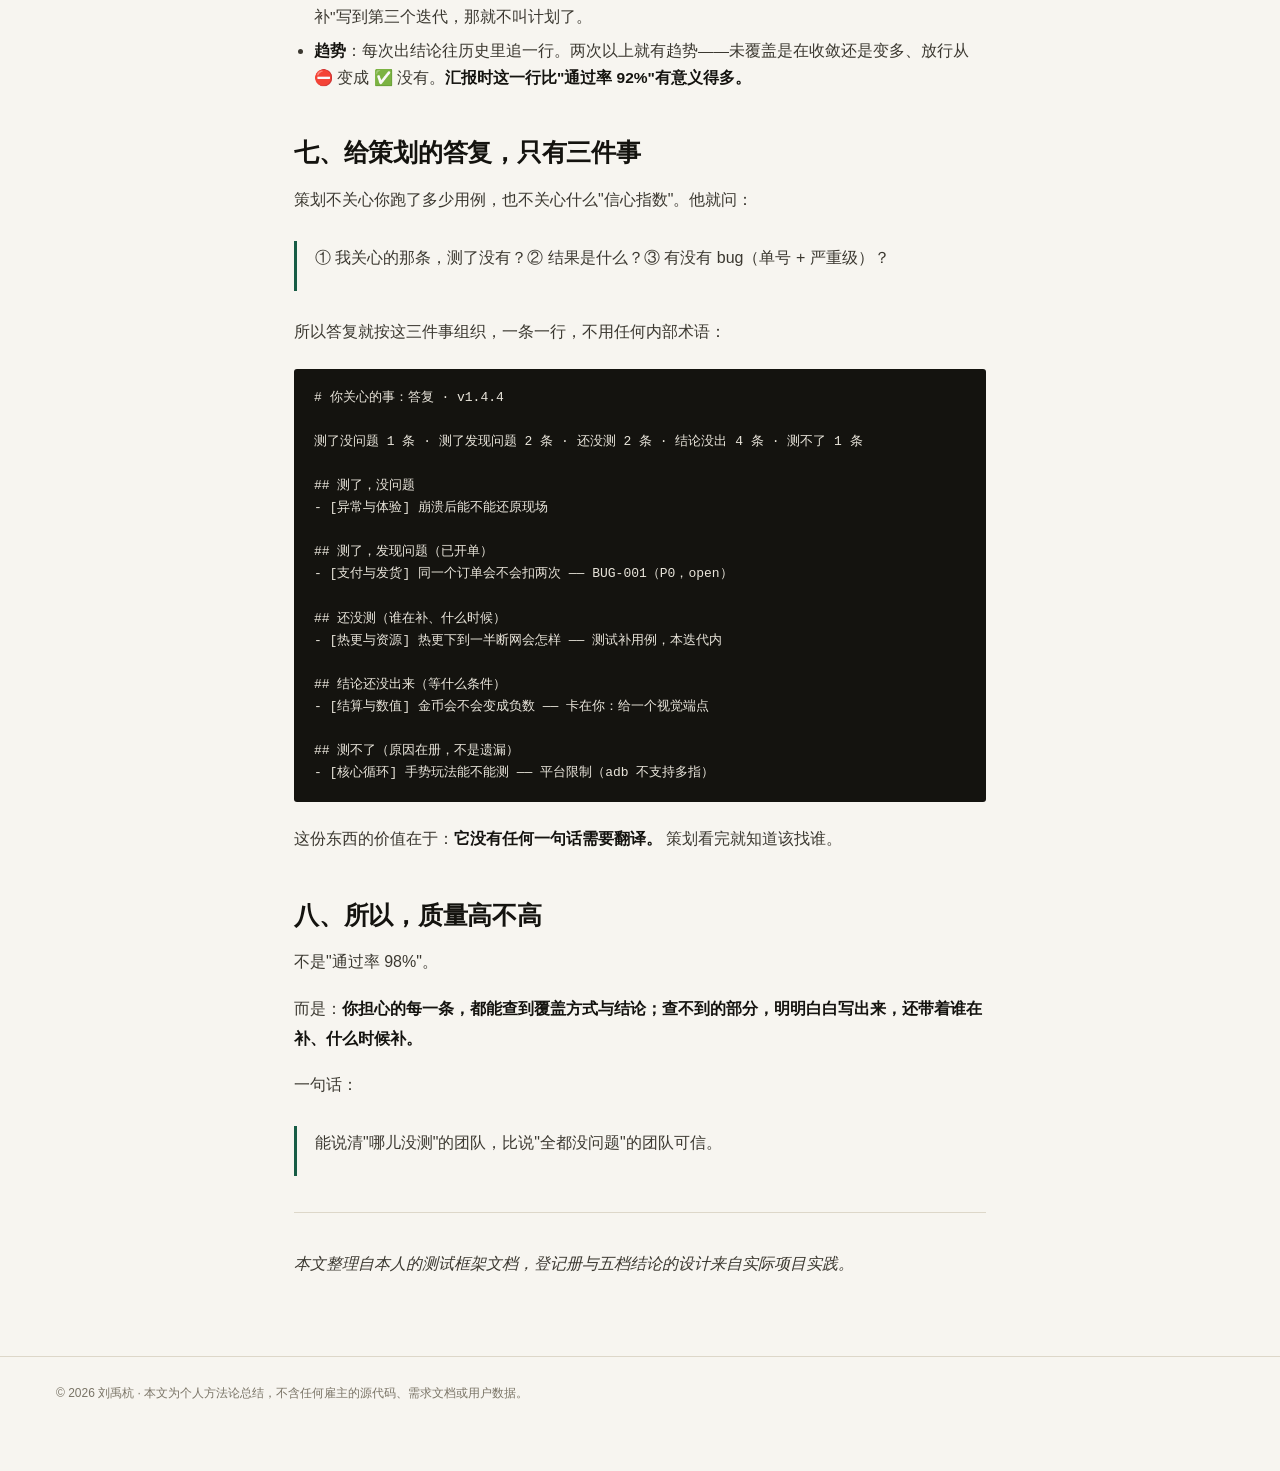
<file: writing/confidence.html>
<!DOCTYPE html>
<html lang="zh-CN">
<head>
<meta charset="UTF-8">
<meta name="viewport" content="width=device-width, initial-scale=1.0">
<title>凭什么说质量是高的 · 刘禹杭</title>
<link rel="stylesheet" href="../style.css?v=20261112d">
</head>
<body>
<header class="topbar">
  <a class="brand" href="../index.html">刘禹杭<span class="dot">·</span><span class="brand-sub">AI 质量与交付</span></a>
  <nav>
    <a href="../index.html#work">作品</a>
    <a href="../index.html#method">方法</a>
    <a href="../index.html#writing">文章</a>
    <a href="../index.html#about">关于</a>
  </nav>
</header>
<main>
<article class="article">
<a class="back" href="../index.html#writing">← 返回</a>
<h1>凭什么说质量是高的</h1>
<p class="meta">2026 · 刘禹杭 · AI 辅助成文</p>
<blockquote>
<p>这是产品经理问得最多、测试回答得最含糊的一句话。
大部分回答是"我们跑了 300 条用例，通过率 98%"——这两句话什么都没证明。</p>
</blockquote>
<h2>一、用例清单证明不了什么</h2>
<p>用例清单能证明<strong>「我测了我想测的」</strong>。
证明不了<strong>「你担心的，我覆盖到了」</strong>。</p>
<p>产品提一句"金币会不会变成负数"，他要的不是你的用例编号，而是四个问题的答案：</p>
<blockquote>
<p>覆盖了 / 怎么覆盖的 / 结论是什么 / 依据在哪</p>
</blockquote>
<p>所以需要的不是用例清单，是一本<strong>关注点登记册</strong>：一条关注点一行，写清谁提的、怎么覆盖、结论、依据、卡在哪。</p>
<p>登记册的入口有两个：</p>
<ol>
<li>产品、研发、策划主动提；</li>
<li>我们从需求、设计、代码、线上反馈里<strong>提取候选</strong>，再请他们确认。</li>
</ol>
<p>第二条要注意分寸：<strong>我们提候选，不替他们定义"该担心什么"。</strong></p>
<h2>二、结论只有五档，而且必须说人话</h2>
<table>
<thead>
<tr>
<th>结论</th>
<th>含义</th>
<th>对外怎么说</th>
</tr>
</thead>
<tbody>
<tr>
<td>✅ 已覆盖并验证</td>
<td>有判定项 + <strong>依据核对通过</strong></td>
<td>「这条没问题」（可以承诺）</td>
</tr>
<tr>
<td>🟠 已覆盖并发现缺陷</td>
<td>测了，判定失败，已开单</td>
<td>「测了，发现缺陷，见 BUG-xxx」</td>
</tr>
<tr>
<td>🟡 覆盖但结论待条件</td>
<td>用例就绪，卡在埋点/端点/真机</td>
<td>「准备好了，结论还没出」</td>
</tr>
<tr>
<td>🔴 未覆盖</td>
<td>没有对应用例或工具</td>
<td>「还没测，谁在补、什么时候」</td>
</tr>
<tr>
<td>⛔ 做不到</td>
<td>平台限制或主观体验</td>
<td>「测不了，原因是…」</td>
</tr>
</tbody>
</table>
<p>两处设计是刻意的：</p>
<p><strong>第一，「做不到」不算缺口。</strong> 写清原因就是合格答案。
但「未覆盖 / 待条件」必须写出<strong>谁在补、什么时候补</strong>，否则这个缺口等于没提。</p>
<p><strong>第二，🟠 这一档是专门为"缺陷不能藏在 ✅ 里"设的。</strong>
判定失败过的关注点，不许写成"没问题"。</p>
<h2>三、最关键的一条：依据要核对，不接受自述</h2>
<p>说「已覆盖并验证」的时候，工具会拿着你引用的判定项<strong>去运行结果里查</strong>：</p>
<table>
<thead>
<tr>
<th>核对结果</th>
<th>含义</th>
<th>处理</th>
</tr>
</thead>
<tbody>
<tr>
<td>判定项有 pass</td>
<td>依据成立</td>
<td>通过</td>
</tr>
<tr>
<td>判定项是 fail</td>
<td>依据成立，但<strong>有已知缺陷</strong></td>
<td>报错：结论必须改成 🟠 并挂单</td>
</tr>
<tr>
<td>判定项是 blocked/pending/skipped</td>
<td><strong>说已覆盖，其实没结论</strong></td>
<td>报错：改 🟡 并写清卡在哪</td>
</tr>
<tr>
<td>判定项在运行结果里找不到</td>
<td>依据不成立</td>
<td>报错</td>
</tr>
<tr>
<td>没引用判定项也没指向工具</td>
<td>只能算自述</td>
<td>提示：补一条可核对的依据</td>
</tr>
</tbody>
</table>
<p>这一条最有意思的地方是：<strong>它抓的第一个人，是写表的人自己。</strong></p>
<p>我们在样例里写了一条「金币会不会变成负 = ✅ 已覆盖并验证」。工具当场打回——那条判定项其实停在 <code>pending_judgment</code>，因为判定端点根本没接，压根没有结论。</p>
<p><strong>假覆盖就是这么被抓住的。</strong> 不是靠谁更诚实，是靠机制不允许。</p>
<h2>四、四条规矩，机器校验，不靠自觉</h2>
<ol>
<li><strong>不许口头覆盖。</strong> 写"已覆盖并验证"必须给判定强度 + 依据（哪条判定项 / 哪次运行 / 哪个工具输出）。空依据直接判"证据不足"。</li>
<li><strong>缺口必须有出口。</strong> 「未覆盖 / 做不到 / 待条件」都要写清卡点与补位。</li>
<li><strong>"做不到"必须写原因。</strong> 平台限制、主观体验都行，不写不行。</li>
<li><strong>结论强度分级。</strong> 代码判定 &gt; 工具扫描 &gt; 视觉判定 &gt; 人工。报告里会算：强证据几条、弱证据几条。<strong>弱证据的结论要先人复核才敢对外说。</strong></li>
</ol>
<h2>五、两种"假信心"，机器专门盯着</h2>
<h3>① 旧版本的结论，冒充这一版的信心</h3>
<p>上一版测过、这一版没重跑，但它还挂在 ✅ 里。这是最隐蔽的假信心。</p>
<p>解法：给核对加一个时间闸——早于本次封板日的依据，判为<strong>过期</strong>：</p>
<pre><code>[stale_evidence] 依据来自 09-18（run-xxx），早于本版本要求的 09-20
—— 上一版测过不代表这一版没问题，要么重跑，要么降级并把重跑排上
</code></pre>
<h3>② 没人想到的盲区</h3>
<p>没人会主动写「我们没考虑支付」——因为没人想到。</p>
<p>所以按风险类别机械问一遍：<strong>资损（钱/道具/发货）、账号与登录、进度与存档、崩溃与可用性、合规与隐私、性能</strong>。</p>
<p>每一类要么有登记（哪怕结论是"做不到"），要么显式写一条"不适用"。没提到的类别会被点名：</p>
<pre><code>[blind_spot] 风险类别「合规与隐私」—— 登记册里没有任何一条提到
—— 如果本项目确实不涉及，加一条写清「不适用」
</code></pre>
<p><strong>"我们没想到"是唯一无法靠自觉解决的问题，所以只能靠清单。</strong></p>
<h2>六、还有些东西要看得见</h2>
<ul>
<li><strong>弱证据</strong>：有结论但没有证据文件（截图/上报/日志）→ 这个 ✅ 只能算弱证据，列出来，不拦但标清楚。</li>
<li><strong>缺口过期</strong>：期限写成具体日期而已经过去 → 报警。缺口可以挂着，但不能<strong>假挂着</strong>——"下个迭代补"写到第三个迭代，那就不叫计划了。</li>
<li><strong>趋势</strong>：每次出结论往历史里追一行。两次以上就有趋势——未覆盖是在收敛还是变多、放行从 ⛔ 变成 ✅ 没有。<strong>汇报时这一行比"通过率 92%"有意义得多。</strong></li>
</ul>
<h2>七、给策划的答复，只有三件事</h2>
<p>策划不关心你跑了多少用例，也不关心什么"信心指数"。他就问：</p>
<blockquote>
<p>① 我关心的那条，测了没有？② 结果是什么？③ 有没有 bug（单号 + 严重级）？</p>
</blockquote>
<p>所以答复就按这三件事组织，一条一行，不用任何内部术语：</p>
<pre><code># 你关心的事：答复 · v1.4.4

测了没问题 1 条 · 测了发现问题 2 条 · 还没测 2 条 · 结论没出 4 条 · 测不了 1 条

## 测了，没问题
- [异常与体验] 崩溃后能不能还原现场

## 测了，发现问题（已开单）
- [支付与发货] 同一个订单会不会扣两次 —— BUG-001（P0，open）

## 还没测（谁在补、什么时候）
- [热更与资源] 热更下到一半断网会怎样 —— 测试补用例，本迭代内

## 结论还没出来（等什么条件）
- [结算与数值] 金币会不会变成负数 —— 卡在你：给一个视觉端点

## 测不了（原因在册，不是遗漏）
- [核心循环] 手势玩法能不能测 —— 平台限制（adb 不支持多指）
</code></pre>
<p>这份东西的价值在于：<strong>它没有任何一句话需要翻译。</strong> 策划看完就知道该找谁。</p>
<h2>八、所以，质量高不高</h2>
<p>不是"通过率 98%"。</p>
<p>而是：<strong>你担心的每一条，都能查到覆盖方式与结论；查不到的部分，明明白白写出来，还带着谁在补、什么时候补。</strong></p>
<p>一句话：</p>
<blockquote>
<p>能说清"哪儿没测"的团队，比说"全都没问题"的团队可信。</p>
</blockquote>
<hr>
<p><em>本文整理自本人的测试框架文档，登记册与五档结论的设计来自实际项目实践。</em></p>
</article>
</main>
<footer>
  <p>© 2026 刘禹杭 · 本文为个人方法论总结，不含任何雇主的源代码、需求文档或用户数据。</p>
</footer>
</body>
</html>
</file>
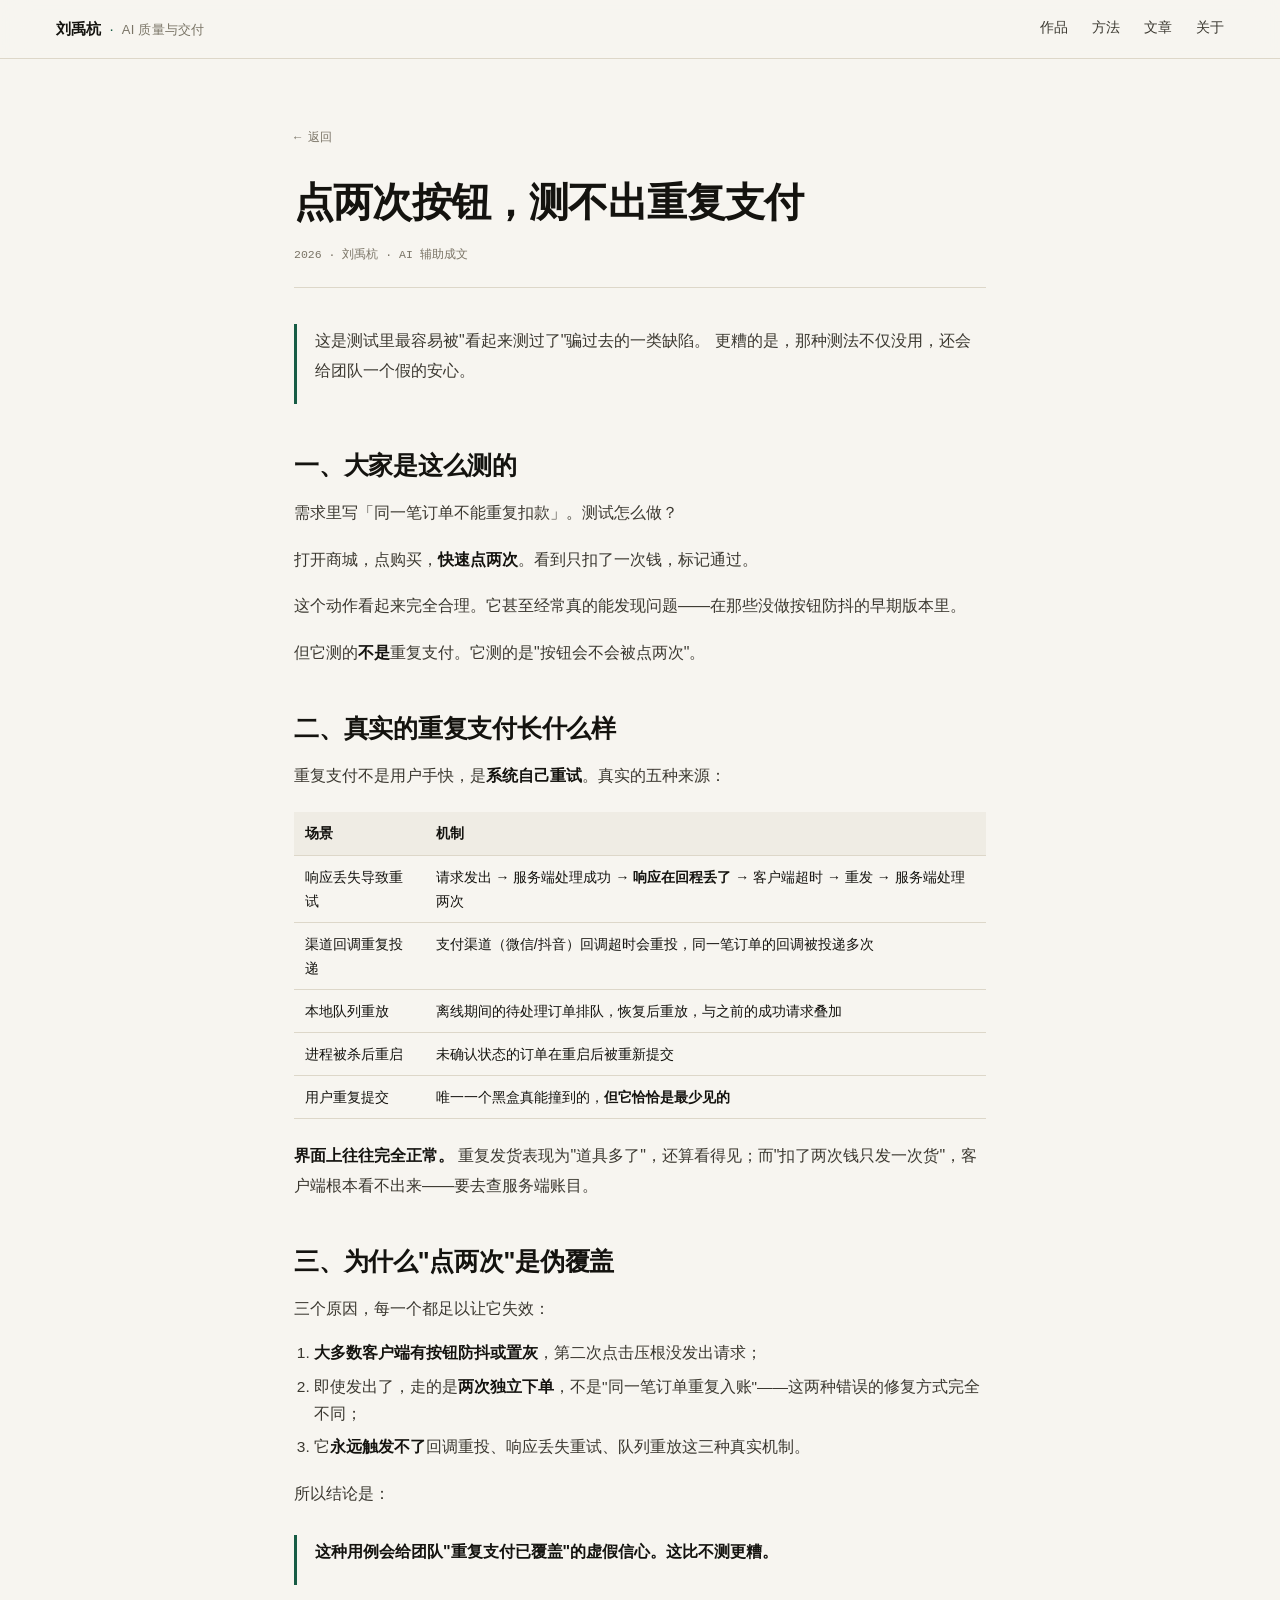
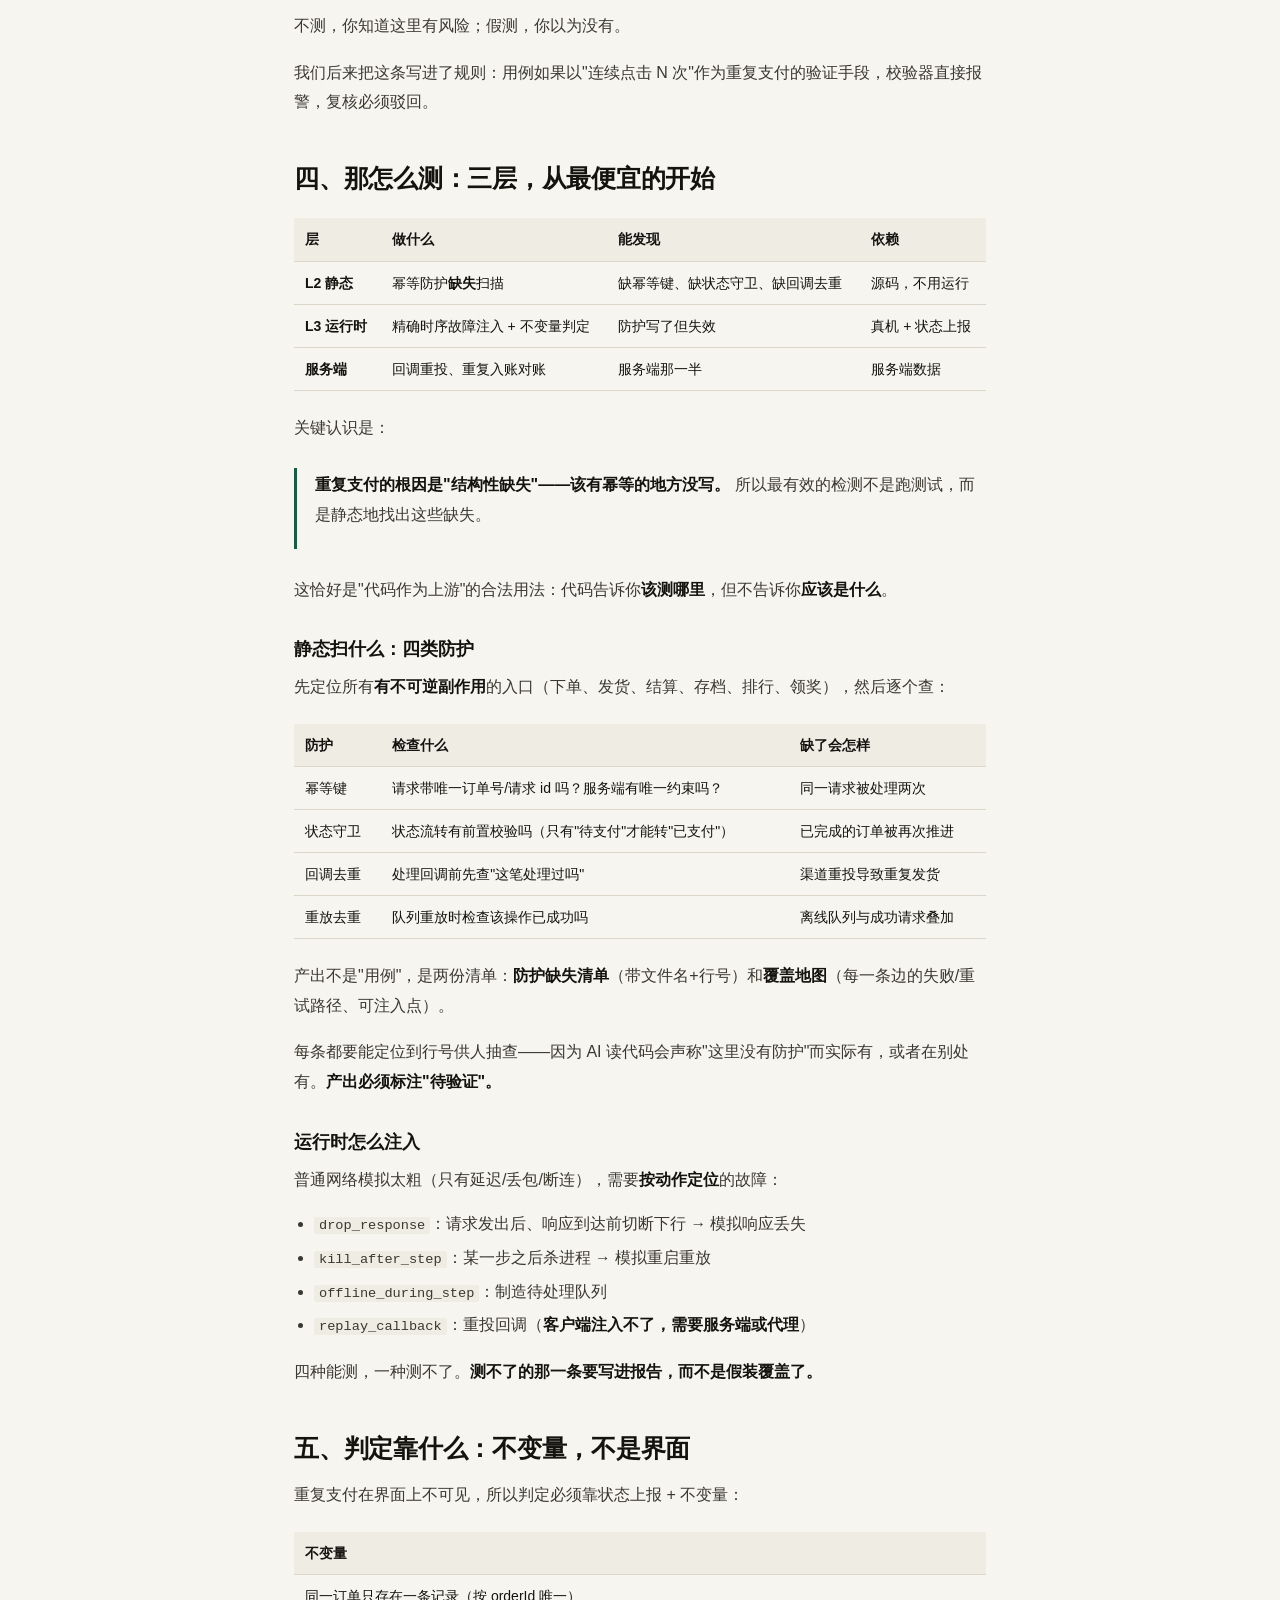
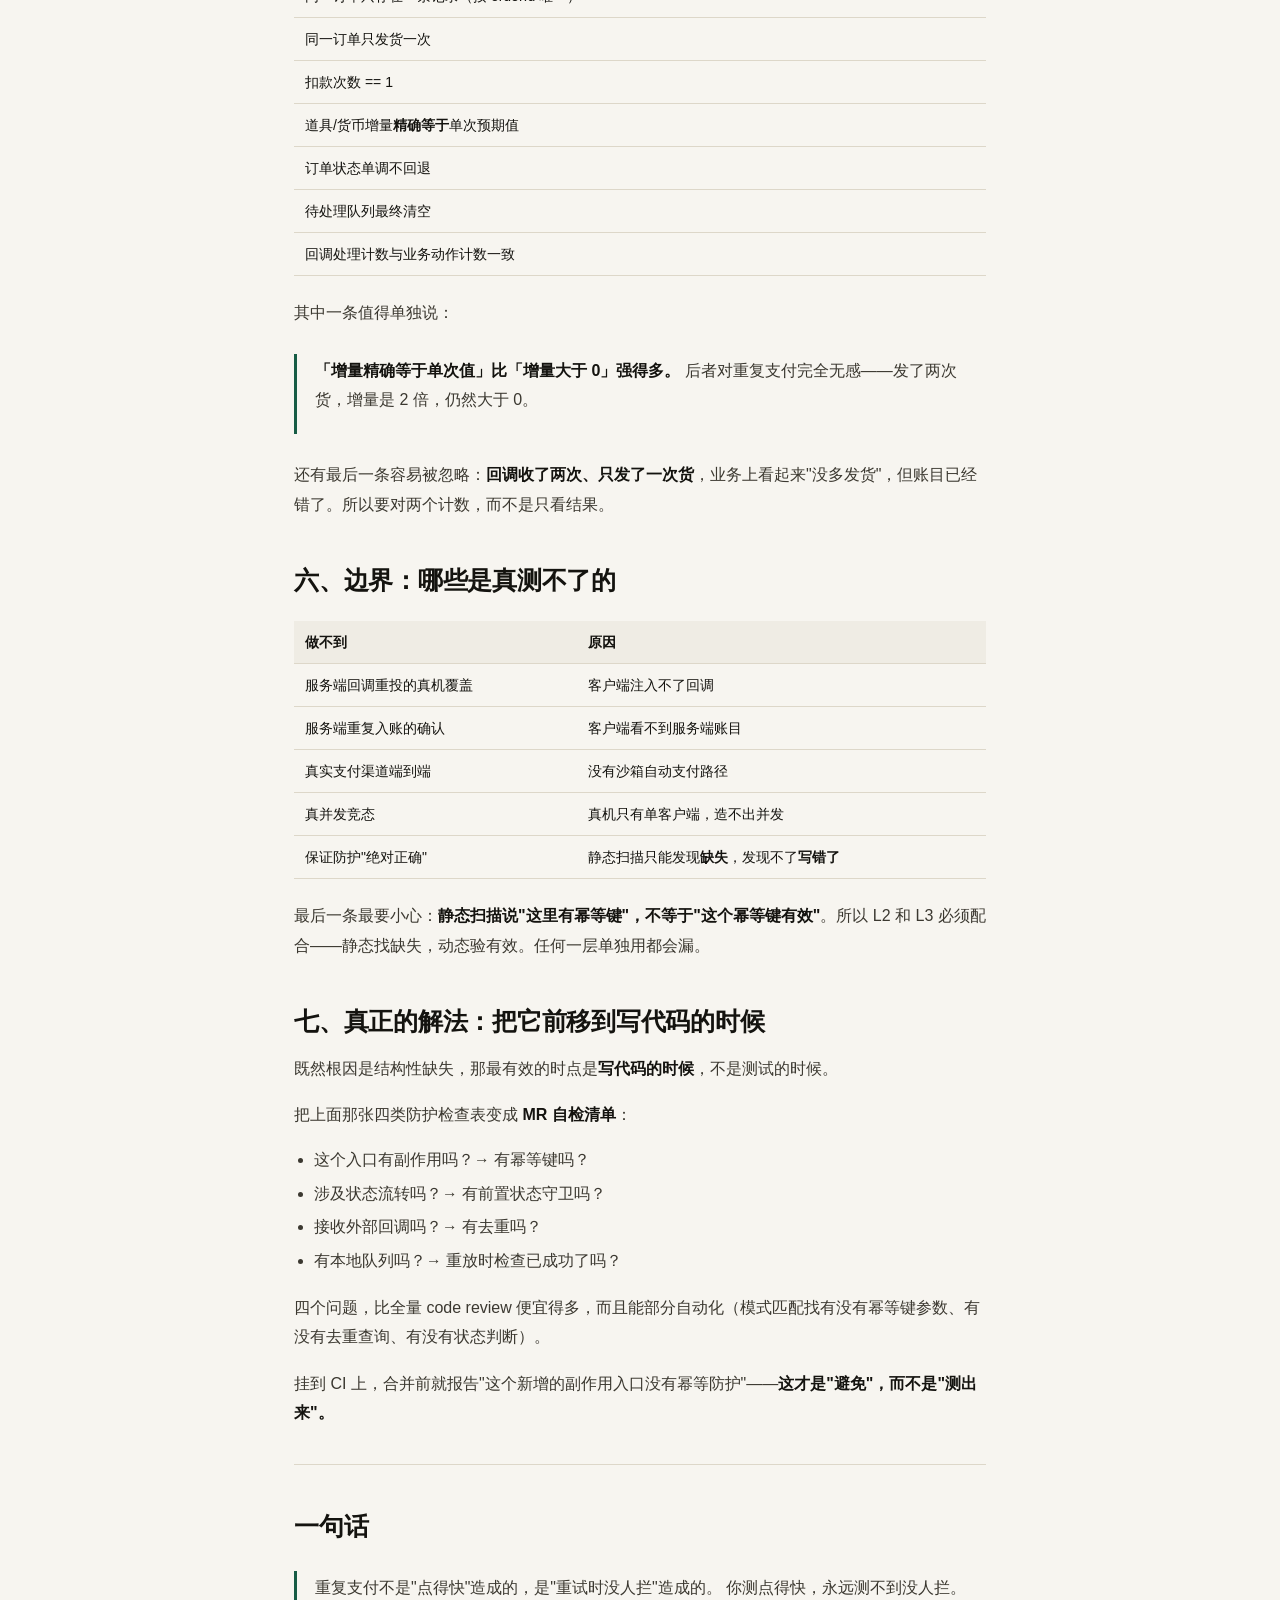
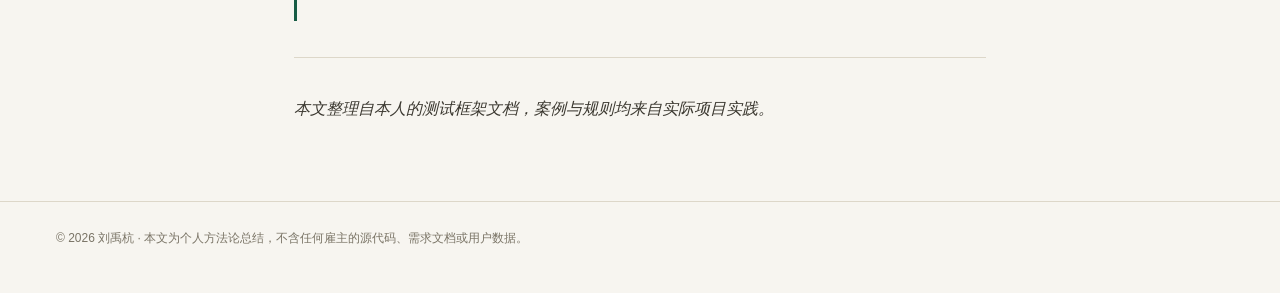
<file: writing/idempotency.html>
<!DOCTYPE html>
<html lang="zh-CN">
<head>
<meta charset="UTF-8">
<meta name="viewport" content="width=device-width, initial-scale=1.0">
<title>点两次按钮，测不出重复支付 · 刘禹杭</title>
<link rel="stylesheet" href="../style.css?v=20261112d">
</head>
<body>
<header class="topbar">
  <a class="brand" href="../index.html">刘禹杭<span class="dot">·</span><span class="brand-sub">AI 质量与交付</span></a>
  <nav>
    <a href="../index.html#work">作品</a>
    <a href="../index.html#method">方法</a>
    <a href="../index.html#writing">文章</a>
    <a href="../index.html#about">关于</a>
  </nav>
</header>
<main>
<article class="article">
<a class="back" href="../index.html#writing">← 返回</a>
<h1>点两次按钮，测不出重复支付</h1>
<p class="meta">2026 · 刘禹杭 · AI 辅助成文</p>
<blockquote>
<p>这是测试里最容易被"看起来测过了"骗过去的一类缺陷。
更糟的是，那种测法不仅没用，还会给团队一个假的安心。</p>
</blockquote>
<h2>一、大家是这么测的</h2>
<p>需求里写「同一笔订单不能重复扣款」。测试怎么做？</p>
<p>打开商城，点购买，<strong>快速点两次</strong>。看到只扣了一次钱，标记通过。</p>
<p>这个动作看起来完全合理。它甚至经常真的能发现问题——在那些没做按钮防抖的早期版本里。</p>
<p>但它测的<strong>不是</strong>重复支付。它测的是"按钮会不会被点两次"。</p>
<h2>二、真实的重复支付长什么样</h2>
<p>重复支付不是用户手快，是<strong>系统自己重试</strong>。真实的五种来源：</p>
<table>
<thead>
<tr>
<th>场景</th>
<th>机制</th>
</tr>
</thead>
<tbody>
<tr>
<td>响应丢失导致重试</td>
<td>请求发出 → 服务端处理成功 → <strong>响应在回程丢了</strong> → 客户端超时 → 重发 → 服务端处理两次</td>
</tr>
<tr>
<td>渠道回调重复投递</td>
<td>支付渠道（微信/抖音）回调超时会重投，同一笔订单的回调被投递多次</td>
</tr>
<tr>
<td>本地队列重放</td>
<td>离线期间的待处理订单排队，恢复后重放，与之前的成功请求叠加</td>
</tr>
<tr>
<td>进程被杀后重启</td>
<td>未确认状态的订单在重启后被重新提交</td>
</tr>
<tr>
<td>用户重复提交</td>
<td>唯一一个黑盒真能撞到的，<strong>但它恰恰是最少见的</strong></td>
</tr>
</tbody>
</table>
<p><strong>界面上往往完全正常。</strong> 重复发货表现为"道具多了"，还算看得见；而"扣了两次钱只发一次货"，客户端根本看不出来——要去查服务端账目。</p>
<h2>三、为什么"点两次"是伪覆盖</h2>
<p>三个原因，每一个都足以让它失效：</p>
<ol>
<li><strong>大多数客户端有按钮防抖或置灰</strong>，第二次点击压根没发出请求；</li>
<li>即使发出了，走的是<strong>两次独立下单</strong>，不是"同一笔订单重复入账"——这两种错误的修复方式完全不同；</li>
<li>它<strong>永远触发不了</strong>回调重投、响应丢失重试、队列重放这三种真实机制。</li>
</ol>
<p>所以结论是：</p>
<blockquote>
<p><strong>这种用例会给团队"重复支付已覆盖"的虚假信心。这比不测更糟。</strong></p>
</blockquote>
<p>不测，你知道这里有风险；假测，你以为没有。</p>
<p>我们后来把这条写进了规则：用例如果以"连续点击 N 次"作为重复支付的验证手段，校验器直接报警，复核必须驳回。</p>
<h2>四、那怎么测：三层，从最便宜的开始</h2>
<table>
<thead>
<tr>
<th>层</th>
<th>做什么</th>
<th>能发现</th>
<th>依赖</th>
</tr>
</thead>
<tbody>
<tr>
<td><strong>L2 静态</strong></td>
<td>幂等防护<strong>缺失</strong>扫描</td>
<td>缺幂等键、缺状态守卫、缺回调去重</td>
<td>源码，不用运行</td>
</tr>
<tr>
<td><strong>L3 运行时</strong></td>
<td>精确时序故障注入 + 不变量判定</td>
<td>防护写了但失效</td>
<td>真机 + 状态上报</td>
</tr>
<tr>
<td><strong>服务端</strong></td>
<td>回调重投、重复入账对账</td>
<td>服务端那一半</td>
<td>服务端数据</td>
</tr>
</tbody>
</table>
<p>关键认识是：</p>
<blockquote>
<p><strong>重复支付的根因是"结构性缺失"——该有幂等的地方没写。</strong>
所以最有效的检测不是跑测试，而是静态地找出这些缺失。</p>
</blockquote>
<p>这恰好是"代码作为上游"的合法用法：代码告诉你<strong>该测哪里</strong>，但不告诉你<strong>应该是什么</strong>。</p>
<h3>静态扫什么：四类防护</h3>
<p>先定位所有<strong>有不可逆副作用</strong>的入口（下单、发货、结算、存档、排行、领奖），然后逐个查：</p>
<table>
<thead>
<tr>
<th>防护</th>
<th>检查什么</th>
<th>缺了会怎样</th>
</tr>
</thead>
<tbody>
<tr>
<td>幂等键</td>
<td>请求带唯一订单号/请求 id 吗？服务端有唯一约束吗？</td>
<td>同一请求被处理两次</td>
</tr>
<tr>
<td>状态守卫</td>
<td>状态流转有前置校验吗（只有"待支付"才能转"已支付"）</td>
<td>已完成的订单被再次推进</td>
</tr>
<tr>
<td>回调去重</td>
<td>处理回调前先查"这笔处理过吗"</td>
<td>渠道重投导致重复发货</td>
</tr>
<tr>
<td>重放去重</td>
<td>队列重放时检查该操作已成功吗</td>
<td>离线队列与成功请求叠加</td>
</tr>
</tbody>
</table>
<p>产出不是"用例"，是两份清单：<strong>防护缺失清单</strong>（带文件名+行号）和<strong>覆盖地图</strong>（每一条边的失败/重试路径、可注入点）。</p>
<p>每条都要能定位到行号供人抽查——因为 AI 读代码会声称"这里没有防护"而实际有，或者在别处有。<strong>产出必须标注"待验证"。</strong></p>
<h3>运行时怎么注入</h3>
<p>普通网络模拟太粗（只有延迟/丢包/断连），需要<strong>按动作定位</strong>的故障：</p>
<ul>
<li><code>drop_response</code>：请求发出后、响应到达前切断下行 → 模拟响应丢失</li>
<li><code>kill_after_step</code>：某一步之后杀进程 → 模拟重启重放</li>
<li><code>offline_during_step</code>：制造待处理队列</li>
<li><code>replay_callback</code>：重投回调（<strong>客户端注入不了，需要服务端或代理</strong>）</li>
</ul>
<p>四种能测，一种测不了。<strong>测不了的那一条要写进报告，而不是假装覆盖了。</strong></p>
<h2>五、判定靠什么：不变量，不是界面</h2>
<p>重复支付在界面上不可见，所以判定必须靠状态上报 + 不变量：</p>
<table>
<thead>
<tr>
<th>不变量</th>
</tr>
</thead>
<tbody>
<tr>
<td>同一订单只存在一条记录（按 orderId 唯一）</td>
</tr>
<tr>
<td>同一订单只发货一次</td>
</tr>
<tr>
<td>扣款次数 == 1</td>
</tr>
<tr>
<td>道具/货币增量<strong>精确等于</strong>单次预期值</td>
</tr>
<tr>
<td>订单状态单调不回退</td>
</tr>
<tr>
<td>待处理队列最终清空</td>
</tr>
<tr>
<td>回调处理计数与业务动作计数一致</td>
</tr>
</tbody>
</table>
<p>其中一条值得单独说：</p>
<blockquote>
<p><strong>「增量精确等于单次值」比「增量大于 0」强得多。</strong>
后者对重复支付完全无感——发了两次货，增量是 2 倍，仍然大于 0。</p>
</blockquote>
<p>还有最后一条容易被忽略：<strong>回调收了两次、只发了一次货</strong>，业务上看起来"没多发货"，但账目已经错了。所以要对两个计数，而不是只看结果。</p>
<h2>六、边界：哪些是真测不了的</h2>
<table>
<thead>
<tr>
<th>做不到</th>
<th>原因</th>
</tr>
</thead>
<tbody>
<tr>
<td>服务端回调重投的真机覆盖</td>
<td>客户端注入不了回调</td>
</tr>
<tr>
<td>服务端重复入账的确认</td>
<td>客户端看不到服务端账目</td>
</tr>
<tr>
<td>真实支付渠道端到端</td>
<td>没有沙箱自动支付路径</td>
</tr>
<tr>
<td>真并发竞态</td>
<td>真机只有单客户端，造不出并发</td>
</tr>
<tr>
<td>保证防护"绝对正确"</td>
<td>静态扫描只能发现<strong>缺失</strong>，发现不了<strong>写错了</strong></td>
</tr>
</tbody>
</table>
<p>最后一条最要小心：<strong>静态扫描说"这里有幂等键"，不等于"这个幂等键有效"</strong>。所以 L2 和 L3 必须配合——静态找缺失，动态验有效。任何一层单独用都会漏。</p>
<h2>七、真正的解法：把它前移到写代码的时候</h2>
<p>既然根因是结构性缺失，那最有效的时点是<strong>写代码的时候</strong>，不是测试的时候。</p>
<p>把上面那张四类防护检查表变成 <strong>MR 自检清单</strong>：</p>
<ul>
<li>这个入口有副作用吗？→ 有幂等键吗？</li>
<li>涉及状态流转吗？→ 有前置状态守卫吗？</li>
<li>接收外部回调吗？→ 有去重吗？</li>
<li>有本地队列吗？→ 重放时检查已成功了吗？</li>
</ul>
<p>四个问题，比全量 code review 便宜得多，而且能部分自动化（模式匹配找有没有幂等键参数、有没有去重查询、有没有状态判断）。</p>
<p>挂到 CI 上，合并前就报告"这个新增的副作用入口没有幂等防护"——<strong>这才是"避免"，而不是"测出来"。</strong></p>
<hr>
<h2>一句话</h2>
<blockquote>
<p>重复支付不是"点得快"造成的，是"重试时没人拦"造成的。
你测点得快，永远测不到没人拦。</p>
</blockquote>
<hr>
<p><em>本文整理自本人的测试框架文档，案例与规则均来自实际项目实践。</em></p>
</article>
</main>
<footer>
  <p>© 2026 刘禹杭 · 本文为个人方法论总结，不含任何雇主的源代码、需求文档或用户数据。</p>
</footer>
</body>
</html>
</file>
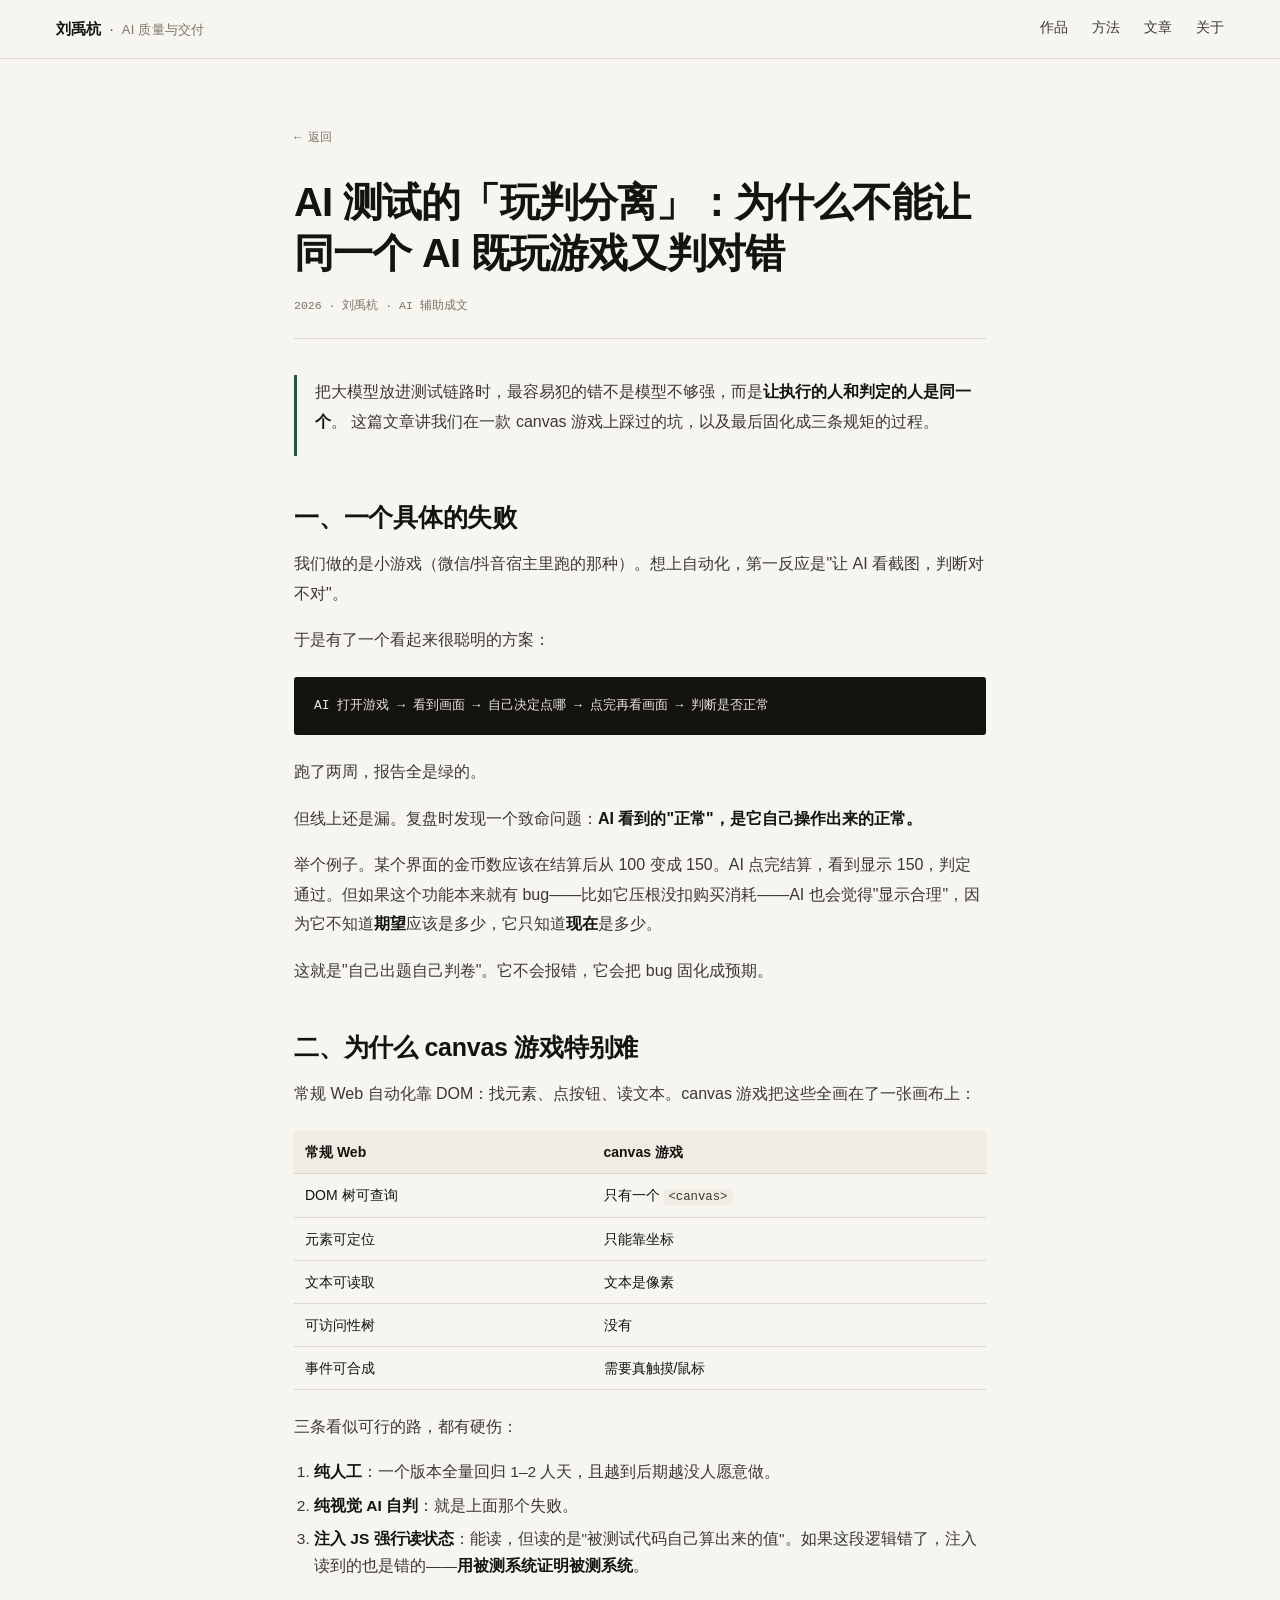
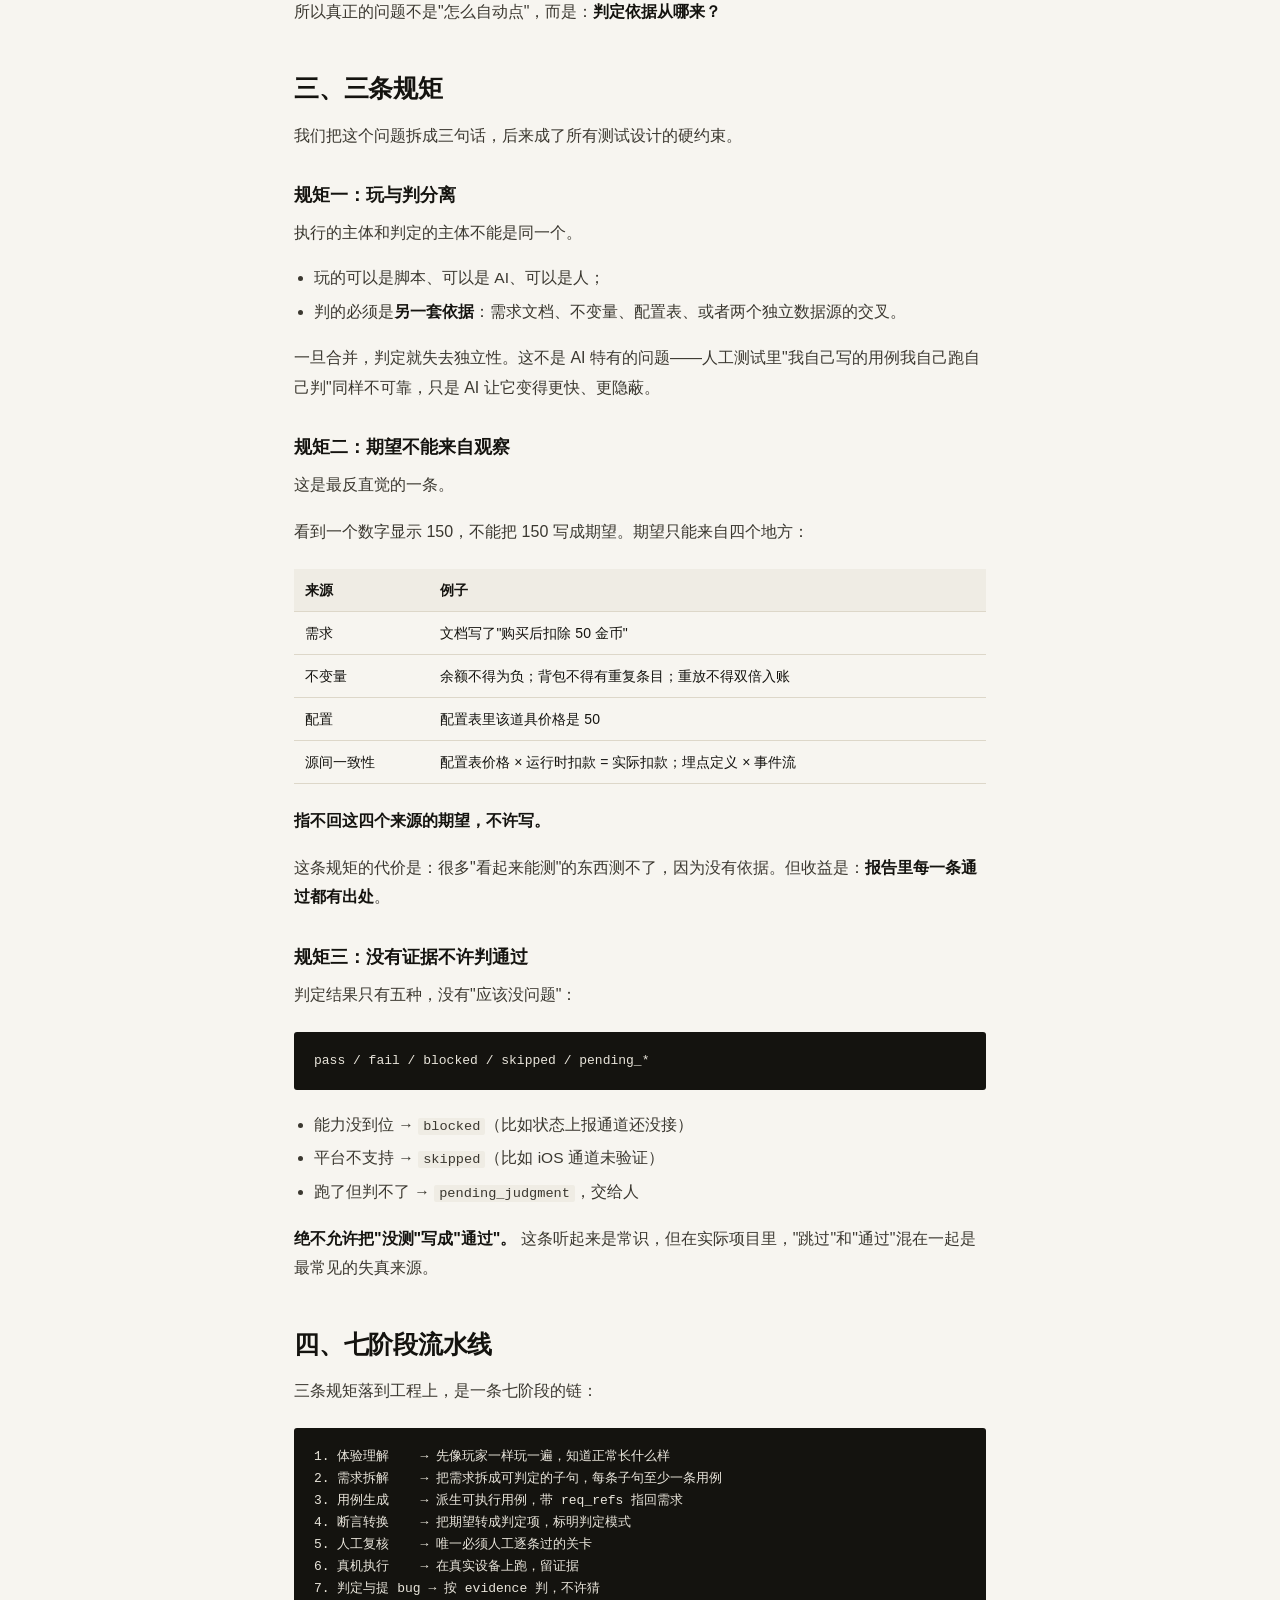
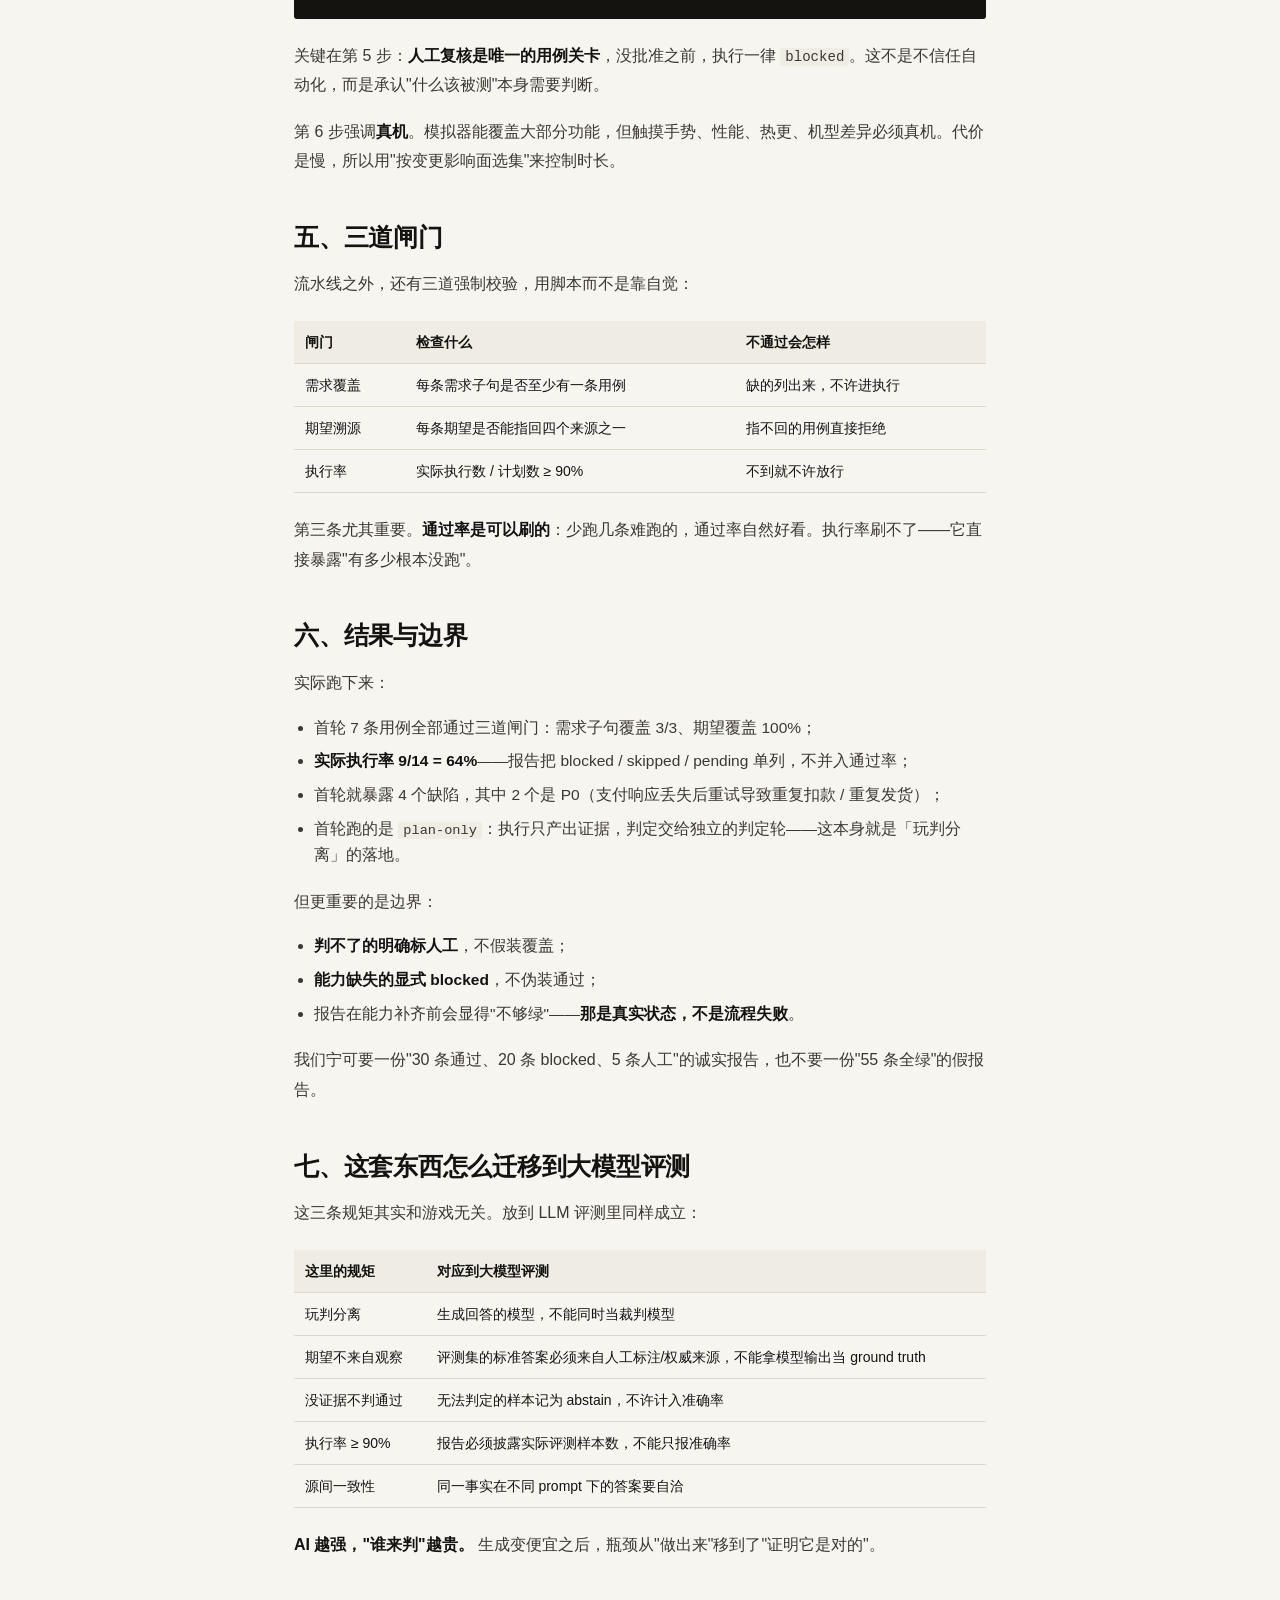
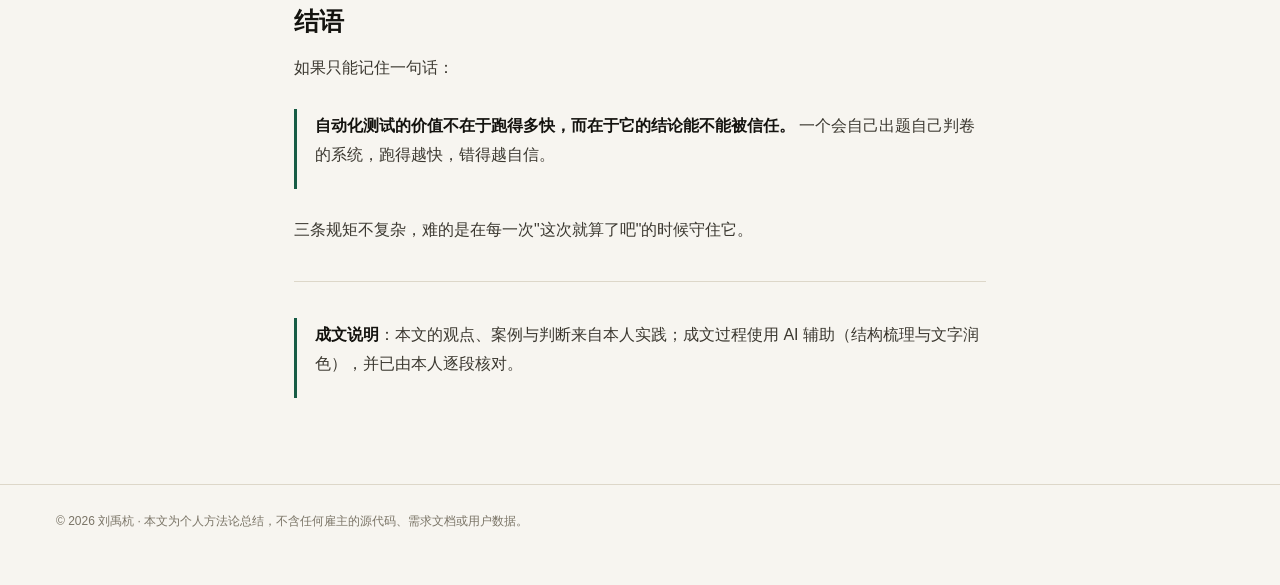
<file: writing/play-judge.html>
<!DOCTYPE html>
<html lang="zh-CN">
<head>
<meta charset="UTF-8">
<meta name="viewport" content="width=device-width, initial-scale=1.0">
<title>AI 测试的「玩判分离」：为什么不能让同一个 AI 既玩游戏又判对错 · 刘禹杭</title>
<link rel="stylesheet" href="../style.css?v=20261112d">
</head>
<body>
<header class="topbar">
  <a class="brand" href="../index.html">刘禹杭<span class="dot">·</span><span class="brand-sub">AI 质量与交付</span></a>
  <nav>
    <a href="../index.html#work">作品</a>
    <a href="../index.html#method">方法</a>
    <a href="../index.html#writing">文章</a>
    <a href="../index.html#about">关于</a>
  </nav>
</header>
<main>
<article class="article">
<a class="back" href="../index.html#writing">← 返回</a>
<h1>AI 测试的「玩判分离」：为什么不能让同一个 AI 既玩游戏又判对错</h1>
<p class="meta">2026 · 刘禹杭 · AI 辅助成文</p>
<blockquote>
<p>把大模型放进测试链路时，最容易犯的错不是模型不够强，而是<strong>让执行的人和判定的人是同一个</strong>。
这篇文章讲我们在一款 canvas 游戏上踩过的坑，以及最后固化成三条规矩的过程。</p>
</blockquote>
<h2>一、一个具体的失败</h2>
<p>我们做的是小游戏（微信/抖音宿主里跑的那种）。想上自动化，第一反应是"让 AI 看截图，判断对不对"。</p>
<p>于是有了一个看起来很聪明的方案：</p>
<pre><code>AI 打开游戏 → 看到画面 → 自己决定点哪 → 点完再看画面 → 判断是否正常
</code></pre>
<p>跑了两周，报告全是绿的。</p>
<p>但线上还是漏。复盘时发现一个致命问题：<strong>AI 看到的"正常"，是它自己操作出来的正常。</strong></p>
<p>举个例子。某个界面的金币数应该在结算后从 100 变成 150。AI 点完结算，看到显示 150，判定通过。但如果这个功能本来就有 bug——比如它压根没扣购买消耗——AI 也会觉得"显示合理"，因为它不知道<strong>期望</strong>应该是多少，它只知道<strong>现在</strong>是多少。</p>
<p>这就是"自己出题自己判卷"。它不会报错，它会把 bug 固化成预期。</p>
<h2>二、为什么 canvas 游戏特别难</h2>
<p>常规 Web 自动化靠 DOM：找元素、点按钮、读文本。canvas 游戏把这些全画在了一张画布上：</p>
<table>
<thead>
<tr>
<th>常规 Web</th>
<th>canvas 游戏</th>
</tr>
</thead>
<tbody>
<tr>
<td>DOM 树可查询</td>
<td>只有一个 <code>&lt;canvas&gt;</code></td>
</tr>
<tr>
<td>元素可定位</td>
<td>只能靠坐标</td>
</tr>
<tr>
<td>文本可读取</td>
<td>文本是像素</td>
</tr>
<tr>
<td>可访问性树</td>
<td>没有</td>
</tr>
<tr>
<td>事件可合成</td>
<td>需要真触摸/鼠标</td>
</tr>
</tbody>
</table>
<p>三条看似可行的路，都有硬伤：</p>
<ol>
<li><strong>纯人工</strong>：一个版本全量回归 1–2 人天，且越到后期越没人愿意做。</li>
<li><strong>纯视觉 AI 自判</strong>：就是上面那个失败。</li>
<li><strong>注入 JS 强行读状态</strong>：能读，但读的是"被测试代码自己算出来的值"。如果这段逻辑错了，注入读到的也是错的——<strong>用被测系统证明被测系统</strong>。</li>
</ol>
<p>所以真正的问题不是"怎么自动点"，而是：<strong>判定依据从哪来？</strong></p>
<h2>三、三条规矩</h2>
<p>我们把这个问题拆成三句话，后来成了所有测试设计的硬约束。</p>
<h3>规矩一：玩与判分离</h3>
<p>执行的主体和判定的主体不能是同一个。</p>
<ul>
<li>玩的可以是脚本、可以是 AI、可以是人；</li>
<li>判的必须是<strong>另一套依据</strong>：需求文档、不变量、配置表、或者两个独立数据源的交叉。</li>
</ul>
<p>一旦合并，判定就失去独立性。这不是 AI 特有的问题——人工测试里"我自己写的用例我自己跑自己判"同样不可靠，只是 AI 让它变得更快、更隐蔽。</p>
<h3>规矩二：期望不能来自观察</h3>
<p>这是最反直觉的一条。</p>
<p>看到一个数字显示 150，不能把 150 写成期望。期望只能来自四个地方：</p>
<table>
<thead>
<tr>
<th>来源</th>
<th>例子</th>
</tr>
</thead>
<tbody>
<tr>
<td>需求</td>
<td>文档写了"购买后扣除 50 金币"</td>
</tr>
<tr>
<td>不变量</td>
<td>余额不得为负；背包不得有重复条目；重放不得双倍入账</td>
</tr>
<tr>
<td>配置</td>
<td>配置表里该道具价格是 50</td>
</tr>
<tr>
<td>源间一致性</td>
<td>配置表价格 × 运行时扣款 = 实际扣款；埋点定义 × 事件流</td>
</tr>
</tbody>
</table>
<p><strong>指不回这四个来源的期望，不许写。</strong></p>
<p>这条规矩的代价是：很多"看起来能测"的东西测不了，因为没有依据。但收益是：<strong>报告里每一条通过都有出处</strong>。</p>
<h3>规矩三：没有证据不许判通过</h3>
<p>判定结果只有五种，没有"应该没问题"：</p>
<pre><code>pass / fail / blocked / skipped / pending_*
</code></pre>
<ul>
<li>能力没到位 → <code>blocked</code>（比如状态上报通道还没接）</li>
<li>平台不支持 → <code>skipped</code>（比如 iOS 通道未验证）</li>
<li>跑了但判不了 → <code>pending_judgment</code>，交给人</li>
</ul>
<p><strong>绝不允许把"没测"写成"通过"。</strong> 这条听起来是常识，但在实际项目里，"跳过"和"通过"混在一起是最常见的失真来源。</p>
<h2>四、七阶段流水线</h2>
<p>三条规矩落到工程上，是一条七阶段的链：</p>
<pre><code>1. 体验理解    → 先像玩家一样玩一遍，知道正常长什么样
2. 需求拆解    → 把需求拆成可判定的子句，每条子句至少一条用例
3. 用例生成    → 派生可执行用例，带 req_refs 指回需求
4. 断言转换    → 把期望转成判定项，标明判定模式
5. 人工复核    → 唯一必须人工逐条过的关卡
6. 真机执行    → 在真实设备上跑，留证据
7. 判定与提 bug → 按 evidence 判，不许猜
</code></pre>
<p>关键在第 5 步：<strong>人工复核是唯一的用例关卡</strong>，没批准之前，执行一律 <code>blocked</code>。这不是不信任自动化，而是承认"什么该被测"本身需要判断。</p>
<p>第 6 步强调<strong>真机</strong>。模拟器能覆盖大部分功能，但触摸手势、性能、热更、机型差异必须真机。代价是慢，所以用"按变更影响面选集"来控制时长。</p>
<h2>五、三道闸门</h2>
<p>流水线之外，还有三道强制校验，用脚本而不是靠自觉：</p>
<table>
<thead>
<tr>
<th>闸门</th>
<th>检查什么</th>
<th>不通过会怎样</th>
</tr>
</thead>
<tbody>
<tr>
<td>需求覆盖</td>
<td>每条需求子句是否至少有一条用例</td>
<td>缺的列出来，不许进执行</td>
</tr>
<tr>
<td>期望溯源</td>
<td>每条期望是否能指回四个来源之一</td>
<td>指不回的用例直接拒绝</td>
</tr>
<tr>
<td>执行率</td>
<td>实际执行数 / 计划数 ≥ 90%</td>
<td>不到就不许放行</td>
</tr>
</tbody>
</table>
<p>第三条尤其重要。<strong>通过率是可以刷的</strong>：少跑几条难跑的，通过率自然好看。执行率刷不了——它直接暴露"有多少根本没跑"。</p>
<h2>六、结果与边界</h2>
<p>实际跑下来：</p>
<ul>
<li>首轮 7 条用例全部通过三道闸门：需求子句覆盖 3/3、期望覆盖 100%；</li>
<li><strong>实际执行率 9/14 = 64%</strong>——报告把 blocked / skipped / pending 单列，不并入通过率；</li>
<li>首轮就暴露 4 个缺陷，其中 2 个是 P0（支付响应丢失后重试导致重复扣款 / 重复发货）；</li>
<li>首轮跑的是 <code>plan-only</code>：执行只产出证据，判定交给独立的判定轮——这本身就是「玩判分离」的落地。</li>
</ul>
<p>但更重要的是边界：</p>
<ul>
<li><strong>判不了的明确标人工</strong>，不假装覆盖；</li>
<li><strong>能力缺失的显式 blocked</strong>，不伪装通过；</li>
<li>报告在能力补齐前会显得"不够绿"——<strong>那是真实状态，不是流程失败</strong>。</li>
</ul>
<p>我们宁可要一份"30 条通过、20 条 blocked、5 条人工"的诚实报告，也不要一份"55 条全绿"的假报告。</p>
<h2>七、这套东西怎么迁移到大模型评测</h2>
<p>这三条规矩其实和游戏无关。放到 LLM 评测里同样成立：</p>
<table>
<thead>
<tr>
<th>这里的规矩</th>
<th>对应到大模型评测</th>
</tr>
</thead>
<tbody>
<tr>
<td>玩判分离</td>
<td>生成回答的模型，不能同时当裁判模型</td>
</tr>
<tr>
<td>期望不来自观察</td>
<td>评测集的标准答案必须来自人工标注/权威来源，不能拿模型输出当 ground truth</td>
</tr>
<tr>
<td>没证据不判通过</td>
<td>无法判定的样本记为 abstain，不许计入准确率</td>
</tr>
<tr>
<td>执行率 ≥ 90%</td>
<td>报告必须披露实际评测样本数，不能只报准确率</td>
</tr>
<tr>
<td>源间一致性</td>
<td>同一事实在不同 prompt 下的答案要自洽</td>
</tr>
</tbody>
</table>
<p><strong>AI 越强，"谁来判"越贵。</strong> 生成变便宜之后，瓶颈从"做出来"移到了"证明它是对的"。</p>
<h2>结语</h2>
<p>如果只能记住一句话：</p>
<blockquote>
<p><strong>自动化测试的价值不在于跑得多快，而在于它的结论能不能被信任。</strong>
一个会自己出题自己判卷的系统，跑得越快，错得越自信。</p>
</blockquote>
<p>三条规矩不复杂，难的是在每一次"这次就算了吧"的时候守住它。</p>
<hr>
<blockquote>
<p><strong>成文说明</strong>：本文的观点、案例与判断来自本人实践；成文过程使用 AI 辅助（结构梳理与文字润色），并已由本人逐段核对。</p>
</blockquote>
</article>
</main>
<footer>
  <p>© 2026 刘禹杭 · 本文为个人方法论总结，不含任何雇主的源代码、需求文档或用户数据。</p>
</footer>
</body>
</html>
</file>
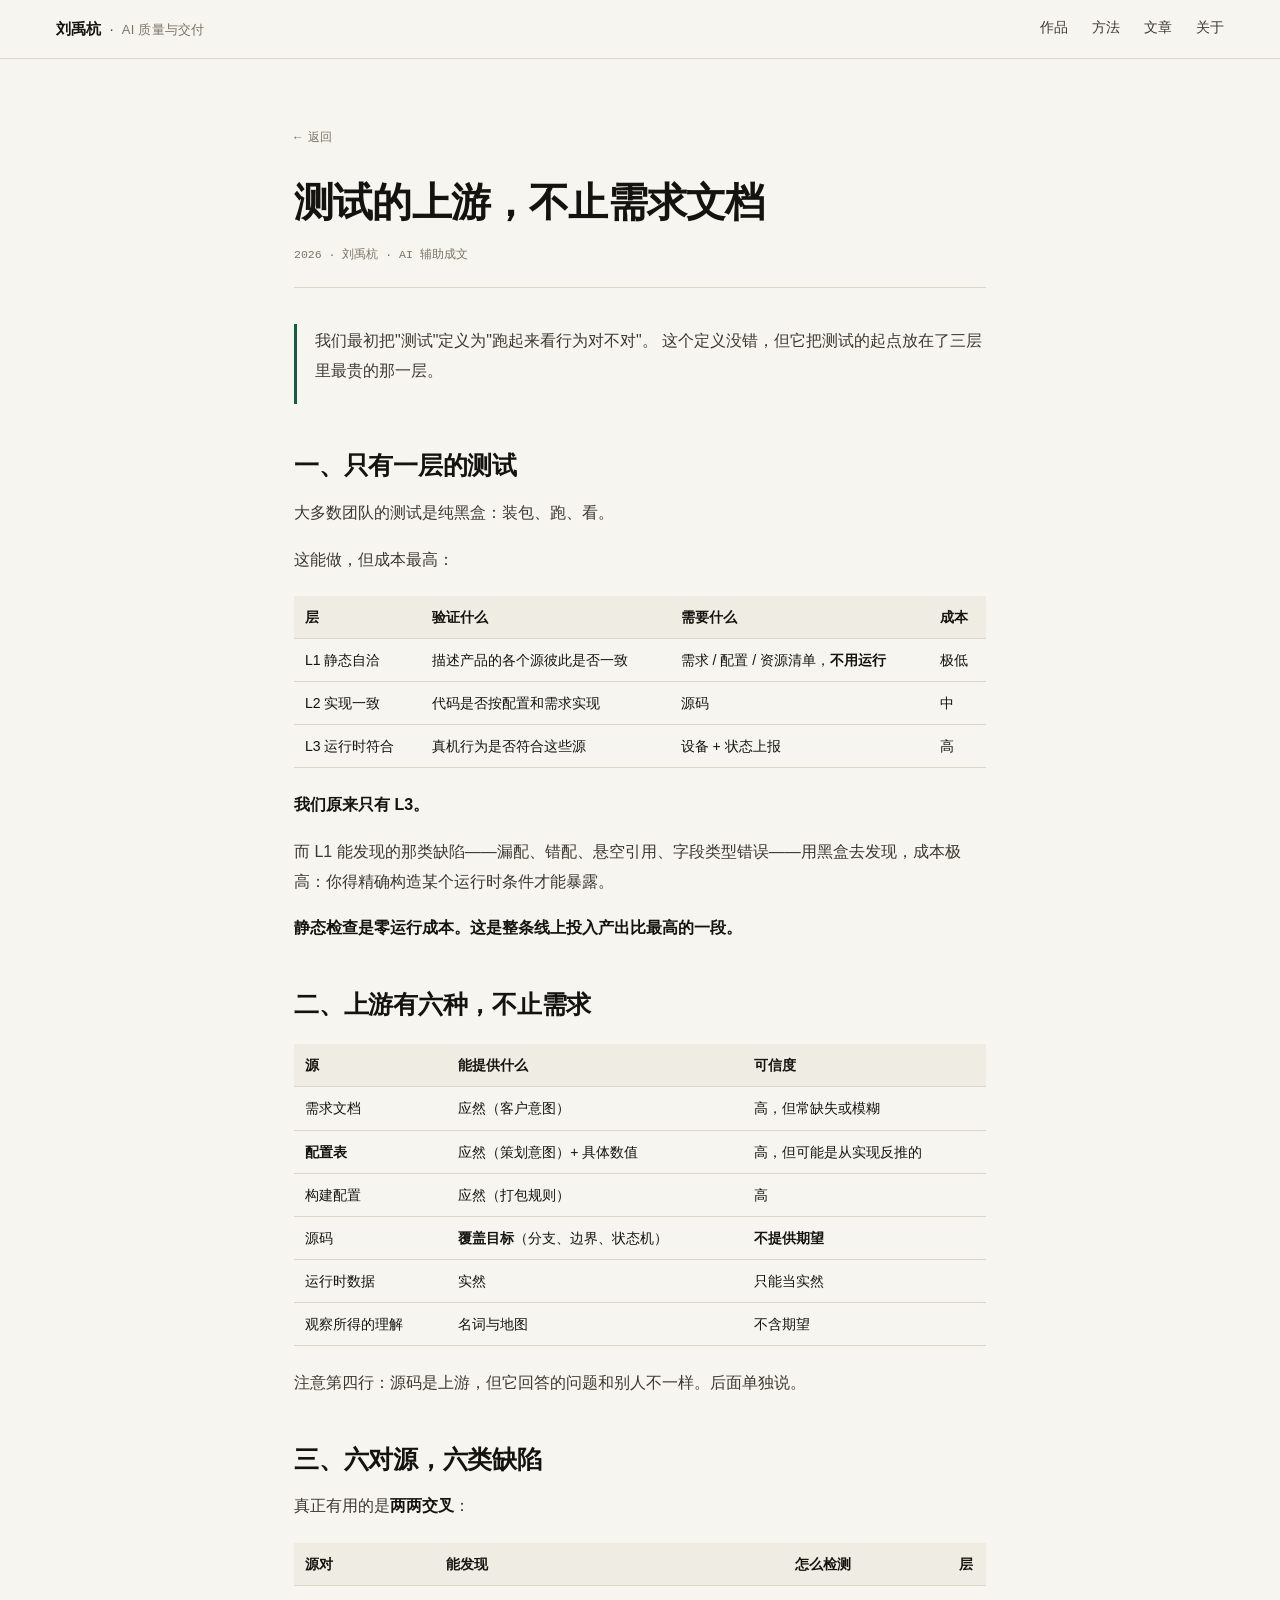
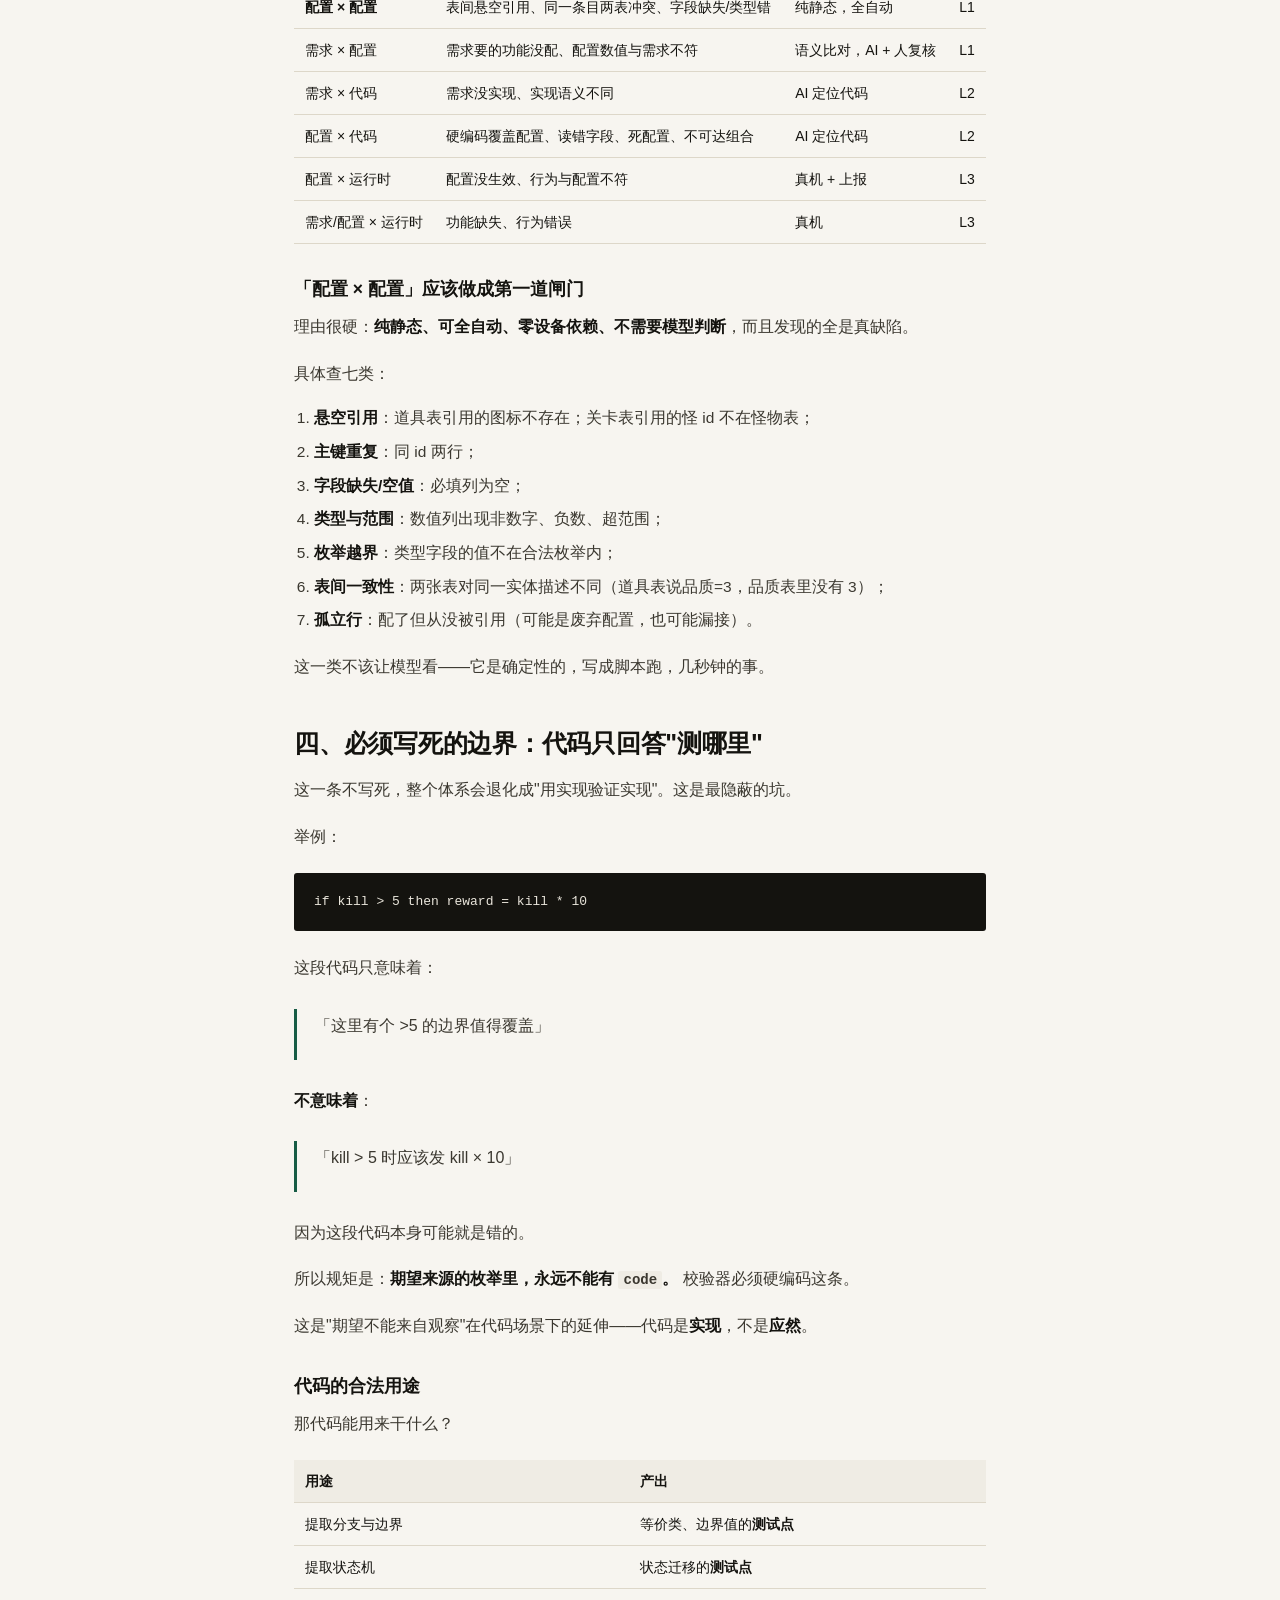
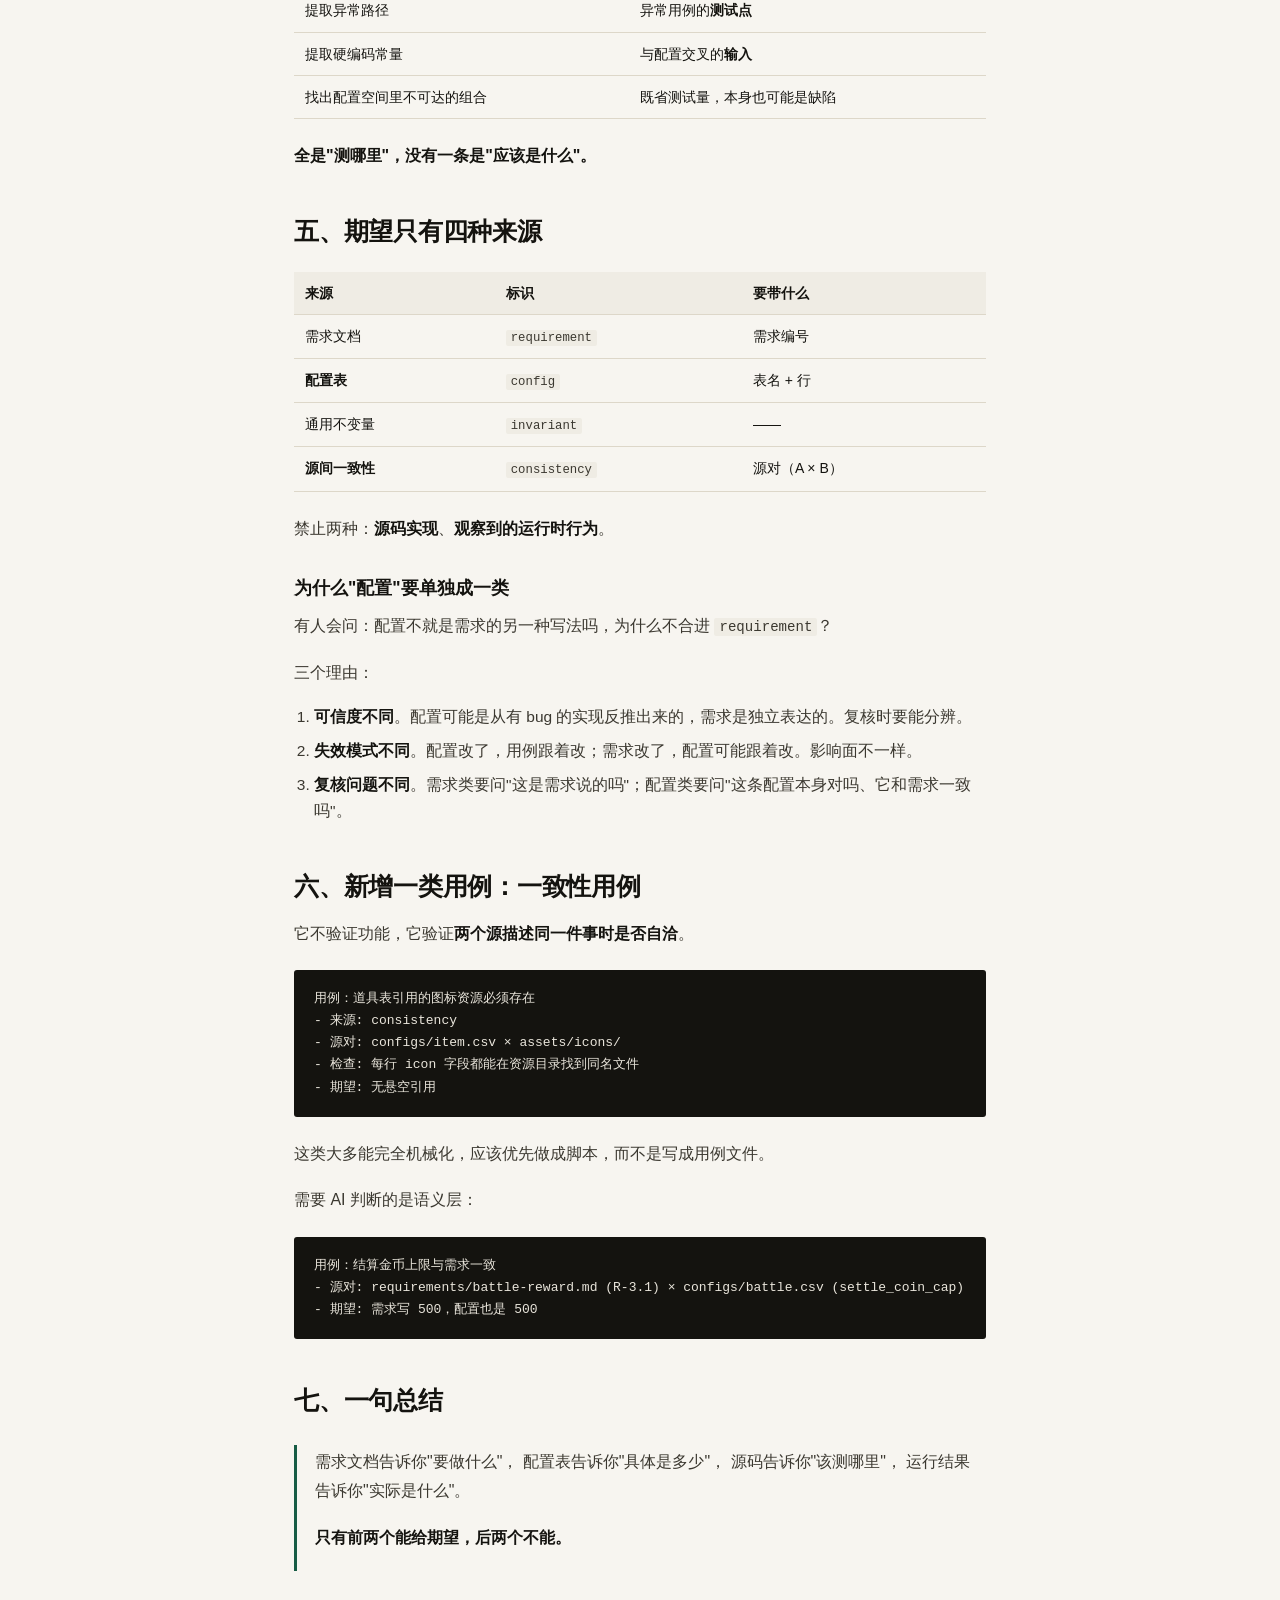
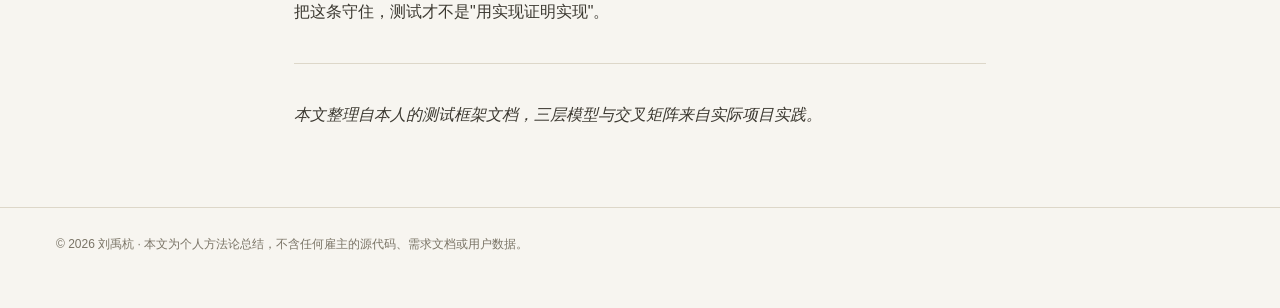
<file: writing/upstreams.html>
<!DOCTYPE html>
<html lang="zh-CN">
<head>
<meta charset="UTF-8">
<meta name="viewport" content="width=device-width, initial-scale=1.0">
<title>测试的上游，不止需求文档 · 刘禹杭</title>
<link rel="stylesheet" href="../style.css?v=20261112d">
</head>
<body>
<header class="topbar">
  <a class="brand" href="../index.html">刘禹杭<span class="dot">·</span><span class="brand-sub">AI 质量与交付</span></a>
  <nav>
    <a href="../index.html#work">作品</a>
    <a href="../index.html#method">方法</a>
    <a href="../index.html#writing">文章</a>
    <a href="../index.html#about">关于</a>
  </nav>
</header>
<main>
<article class="article">
<a class="back" href="../index.html#writing">← 返回</a>
<h1>测试的上游，不止需求文档</h1>
<p class="meta">2026 · 刘禹杭 · AI 辅助成文</p>
<blockquote>
<p>我们最初把"测试"定义为"跑起来看行为对不对"。
这个定义没错，但它把测试的起点放在了三层里最贵的那一层。</p>
</blockquote>
<h2>一、只有一层的测试</h2>
<p>大多数团队的测试是纯黑盒：装包、跑、看。</p>
<p>这能做，但成本最高：</p>
<table>
<thead>
<tr>
<th>层</th>
<th>验证什么</th>
<th>需要什么</th>
<th>成本</th>
</tr>
</thead>
<tbody>
<tr>
<td>L1 静态自洽</td>
<td>描述产品的各个源彼此是否一致</td>
<td>需求 / 配置 / 资源清单，<strong>不用运行</strong></td>
<td>极低</td>
</tr>
<tr>
<td>L2 实现一致</td>
<td>代码是否按配置和需求实现</td>
<td>源码</td>
<td>中</td>
</tr>
<tr>
<td>L3 运行时符合</td>
<td>真机行为是否符合这些源</td>
<td>设备 + 状态上报</td>
<td>高</td>
</tr>
</tbody>
</table>
<p><strong>我们原来只有 L3。</strong></p>
<p>而 L1 能发现的那类缺陷——漏配、错配、悬空引用、字段类型错误——用黑盒去发现，成本极高：你得精确构造某个运行时条件才能暴露。</p>
<p><strong>静态检查是零运行成本。这是整条线上投入产出比最高的一段。</strong></p>
<h2>二、上游有六种，不止需求</h2>
<table>
<thead>
<tr>
<th>源</th>
<th>能提供什么</th>
<th>可信度</th>
</tr>
</thead>
<tbody>
<tr>
<td>需求文档</td>
<td>应然（客户意图）</td>
<td>高，但常缺失或模糊</td>
</tr>
<tr>
<td><strong>配置表</strong></td>
<td>应然（策划意图）+ 具体数值</td>
<td>高，但可能是从实现反推的</td>
</tr>
<tr>
<td>构建配置</td>
<td>应然（打包规则）</td>
<td>高</td>
</tr>
<tr>
<td>源码</td>
<td><strong>覆盖目标</strong>（分支、边界、状态机）</td>
<td><strong>不提供期望</strong></td>
</tr>
<tr>
<td>运行时数据</td>
<td>实然</td>
<td>只能当实然</td>
</tr>
<tr>
<td>观察所得的理解</td>
<td>名词与地图</td>
<td>不含期望</td>
</tr>
</tbody>
</table>
<p>注意第四行：源码是上游，但它回答的问题和别人不一样。后面单独说。</p>
<h2>三、六对源，六类缺陷</h2>
<p>真正有用的是<strong>两两交叉</strong>：</p>
<table>
<thead>
<tr>
<th>源对</th>
<th>能发现</th>
<th>怎么检测</th>
<th>层</th>
</tr>
</thead>
<tbody>
<tr>
<td><strong>配置 × 配置</strong></td>
<td>表间悬空引用、同一条目两表冲突、字段缺失/类型错</td>
<td>纯静态，全自动</td>
<td>L1</td>
</tr>
<tr>
<td>需求 × 配置</td>
<td>需求要的功能没配、配置数值与需求不符</td>
<td>语义比对，AI + 人复核</td>
<td>L1</td>
</tr>
<tr>
<td>需求 × 代码</td>
<td>需求没实现、实现语义不同</td>
<td>AI 定位代码</td>
<td>L2</td>
</tr>
<tr>
<td>配置 × 代码</td>
<td>硬编码覆盖配置、读错字段、死配置、不可达组合</td>
<td>AI 定位代码</td>
<td>L2</td>
</tr>
<tr>
<td>配置 × 运行时</td>
<td>配置没生效、行为与配置不符</td>
<td>真机 + 上报</td>
<td>L3</td>
</tr>
<tr>
<td>需求/配置 × 运行时</td>
<td>功能缺失、行为错误</td>
<td>真机</td>
<td>L3</td>
</tr>
</tbody>
</table>
<h3>「配置 × 配置」应该做成第一道闸门</h3>
<p>理由很硬：<strong>纯静态、可全自动、零设备依赖、不需要模型判断</strong>，而且发现的全是真缺陷。</p>
<p>具体查七类：</p>
<ol>
<li><strong>悬空引用</strong>：道具表引用的图标不存在；关卡表引用的怪 id 不在怪物表；</li>
<li><strong>主键重复</strong>：同 id 两行；</li>
<li><strong>字段缺失/空值</strong>：必填列为空；</li>
<li><strong>类型与范围</strong>：数值列出现非数字、负数、超范围；</li>
<li><strong>枚举越界</strong>：类型字段的值不在合法枚举内；</li>
<li><strong>表间一致性</strong>：两张表对同一实体描述不同（道具表说品质=3，品质表里没有 3）；</li>
<li><strong>孤立行</strong>：配了但从没被引用（可能是废弃配置，也可能漏接）。</li>
</ol>
<p>这一类不该让模型看——它是确定性的，写成脚本跑，几秒钟的事。</p>
<h2>四、必须写死的边界：代码只回答"测哪里"</h2>
<p>这一条不写死，整个体系会退化成"用实现验证实现"。这是最隐蔽的坑。</p>
<p>举例：</p>
<pre><code>if kill &gt; 5 then reward = kill * 10
</code></pre>
<p>这段代码只意味着：</p>
<blockquote>
<p>「这里有个 &gt;5 的边界值得覆盖」</p>
</blockquote>
<p><strong>不意味着</strong>：</p>
<blockquote>
<p>「kill &gt; 5 时应该发 kill × 10」</p>
</blockquote>
<p>因为这段代码本身可能就是错的。</p>
<p>所以规矩是：<strong>期望来源的枚举里，永远不能有 <code>code</code>。</strong> 校验器必须硬编码这条。</p>
<p>这是"期望不能来自观察"在代码场景下的延伸——代码是<strong>实现</strong>，不是<strong>应然</strong>。</p>
<h3>代码的合法用途</h3>
<p>那代码能用来干什么？</p>
<table>
<thead>
<tr>
<th>用途</th>
<th>产出</th>
</tr>
</thead>
<tbody>
<tr>
<td>提取分支与边界</td>
<td>等价类、边界值的<strong>测试点</strong></td>
</tr>
<tr>
<td>提取状态机</td>
<td>状态迁移的<strong>测试点</strong></td>
</tr>
<tr>
<td>提取异常路径</td>
<td>异常用例的<strong>测试点</strong></td>
</tr>
<tr>
<td>提取硬编码常量</td>
<td>与配置交叉的<strong>输入</strong></td>
</tr>
<tr>
<td>找出配置空间里不可达的组合</td>
<td>既省测试量，本身也可能是缺陷</td>
</tr>
</tbody>
</table>
<p><strong>全是"测哪里"，没有一条是"应该是什么"。</strong></p>
<h2>五、期望只有四种来源</h2>
<table>
<thead>
<tr>
<th>来源</th>
<th>标识</th>
<th>要带什么</th>
</tr>
</thead>
<tbody>
<tr>
<td>需求文档</td>
<td><code>requirement</code></td>
<td>需求编号</td>
</tr>
<tr>
<td><strong>配置表</strong></td>
<td><code>config</code></td>
<td>表名 + 行</td>
</tr>
<tr>
<td>通用不变量</td>
<td><code>invariant</code></td>
<td>——</td>
</tr>
<tr>
<td><strong>源间一致性</strong></td>
<td><code>consistency</code></td>
<td>源对（A × B）</td>
</tr>
</tbody>
</table>
<p>禁止两种：<strong>源码实现</strong>、<strong>观察到的运行时行为</strong>。</p>
<h3>为什么"配置"要单独成一类</h3>
<p>有人会问：配置不就是需求的另一种写法吗，为什么不合进 <code>requirement</code>？</p>
<p>三个理由：</p>
<ol>
<li><strong>可信度不同</strong>。配置可能是从有 bug 的实现反推出来的，需求是独立表达的。复核时要能分辨。</li>
<li><strong>失效模式不同</strong>。配置改了，用例跟着改；需求改了，配置可能跟着改。影响面不一样。</li>
<li><strong>复核问题不同</strong>。需求类要问"这是需求说的吗"；配置类要问"这条配置本身对吗、它和需求一致吗"。</li>
</ol>
<h2>六、新增一类用例：一致性用例</h2>
<p>它不验证功能，它验证<strong>两个源描述同一件事时是否自洽</strong>。</p>
<pre><code>用例：道具表引用的图标资源必须存在
- 来源: consistency
- 源对: configs/item.csv × assets/icons/
- 检查: 每行 icon 字段都能在资源目录找到同名文件
- 期望: 无悬空引用
</code></pre>
<p>这类大多能完全机械化，应该优先做成脚本，而不是写成用例文件。</p>
<p>需要 AI 判断的是语义层：</p>
<pre><code>用例：结算金币上限与需求一致
- 源对: requirements/battle-reward.md (R-3.1) × configs/battle.csv (settle_coin_cap)
- 期望: 需求写 500，配置也是 500
</code></pre>
<h2>七、一句总结</h2>
<blockquote>
<p>需求文档告诉你"要做什么"，
配置表告诉你"具体是多少"，
源码告诉你"该测哪里"，
运行结果告诉你"实际是什么"。</p>
<p><strong>只有前两个能给期望，后两个不能。</strong></p>
</blockquote>
<p>把这条守住，测试才不是"用实现证明实现"。</p>
<hr>
<p><em>本文整理自本人的测试框架文档，三层模型与交叉矩阵来自实际项目实践。</em></p>
</article>
</main>
<footer>
  <p>© 2026 刘禹杭 · 本文为个人方法论总结，不含任何雇主的源代码、需求文档或用户数据。</p>
</footer>
</body>
</html>
</file>
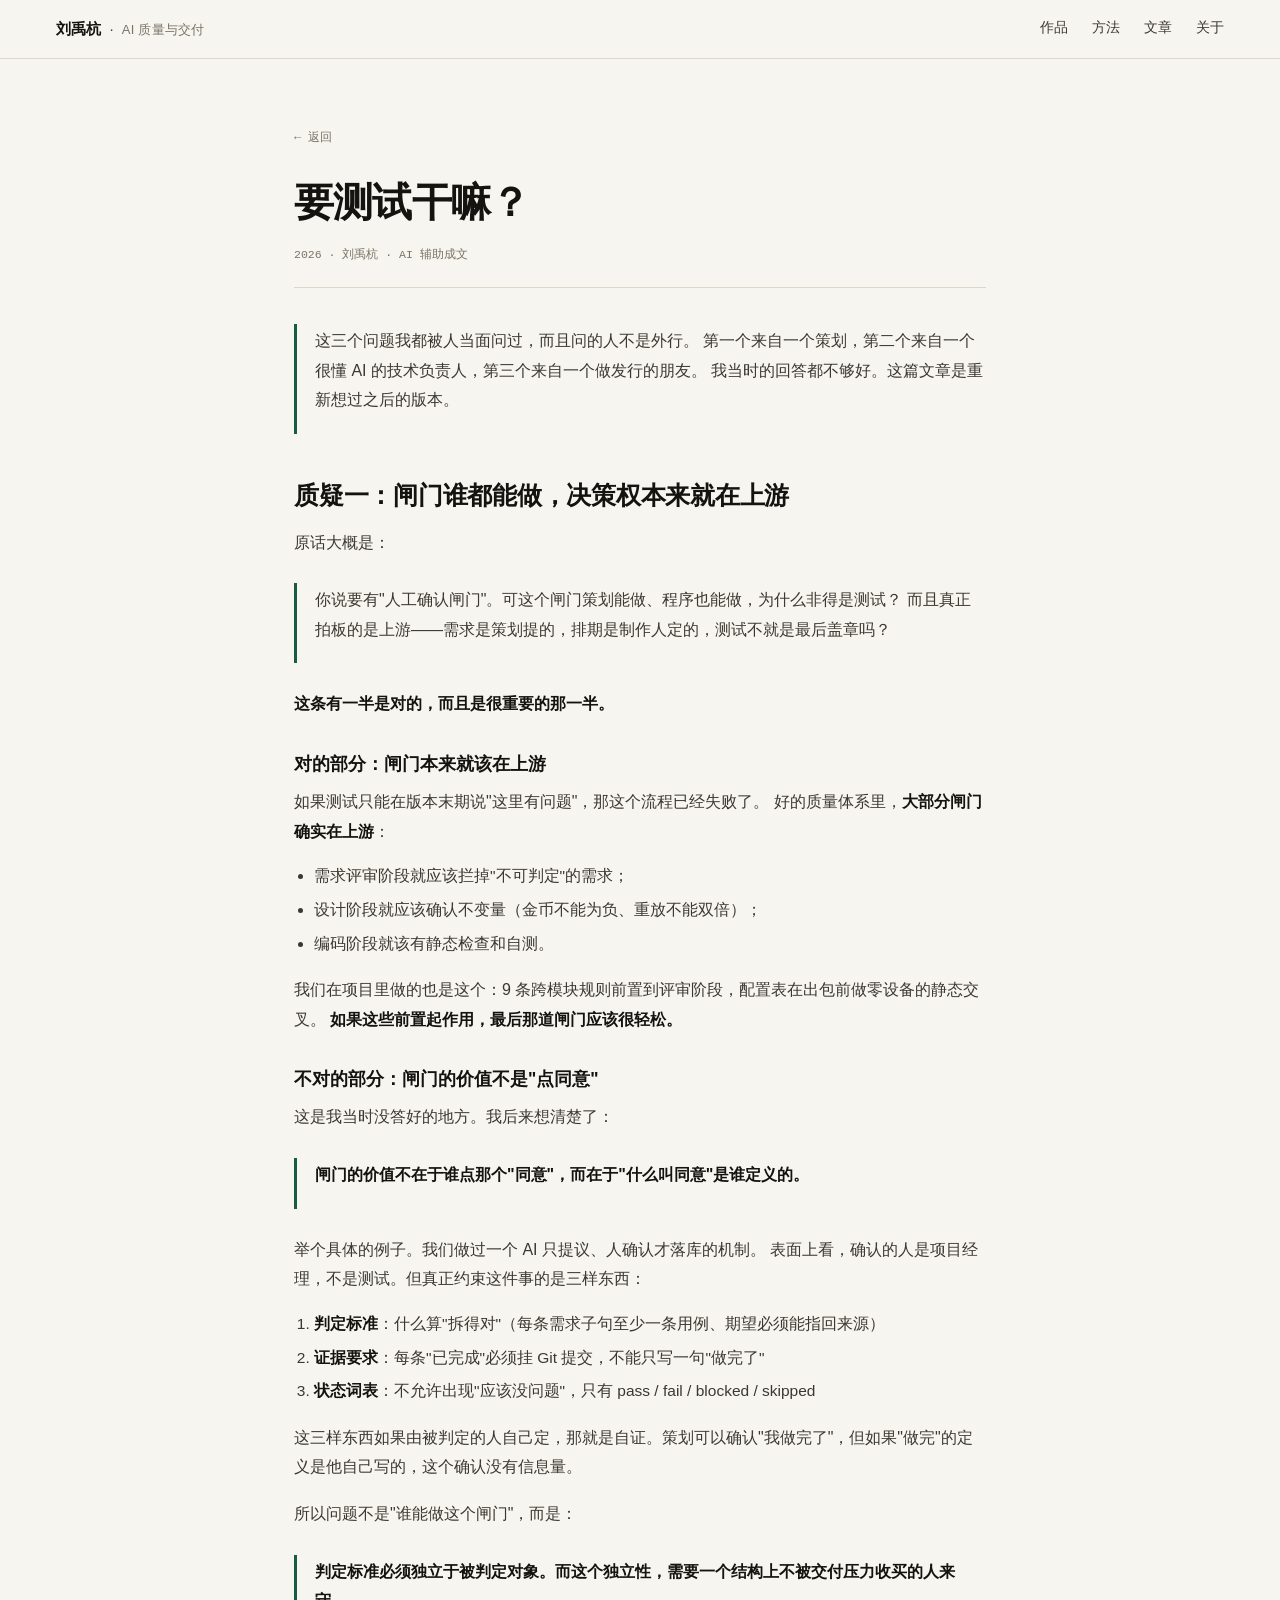
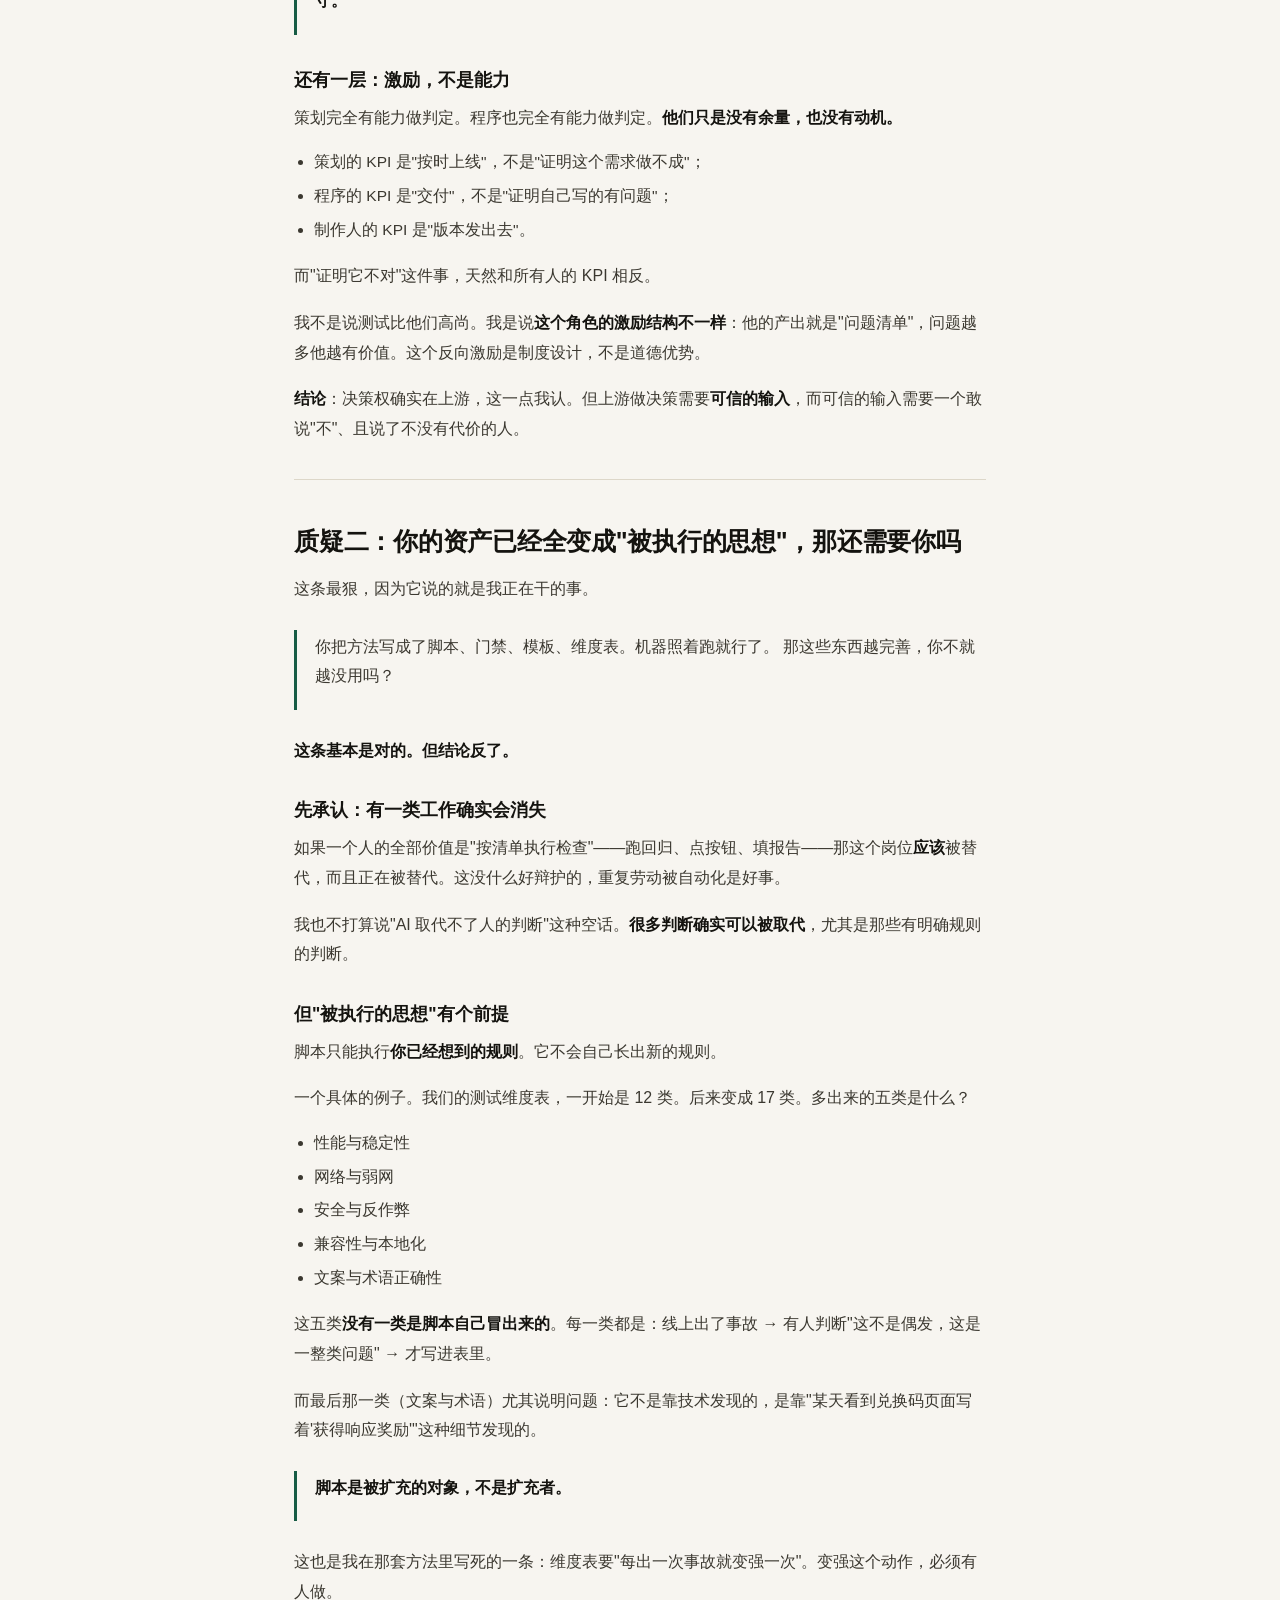
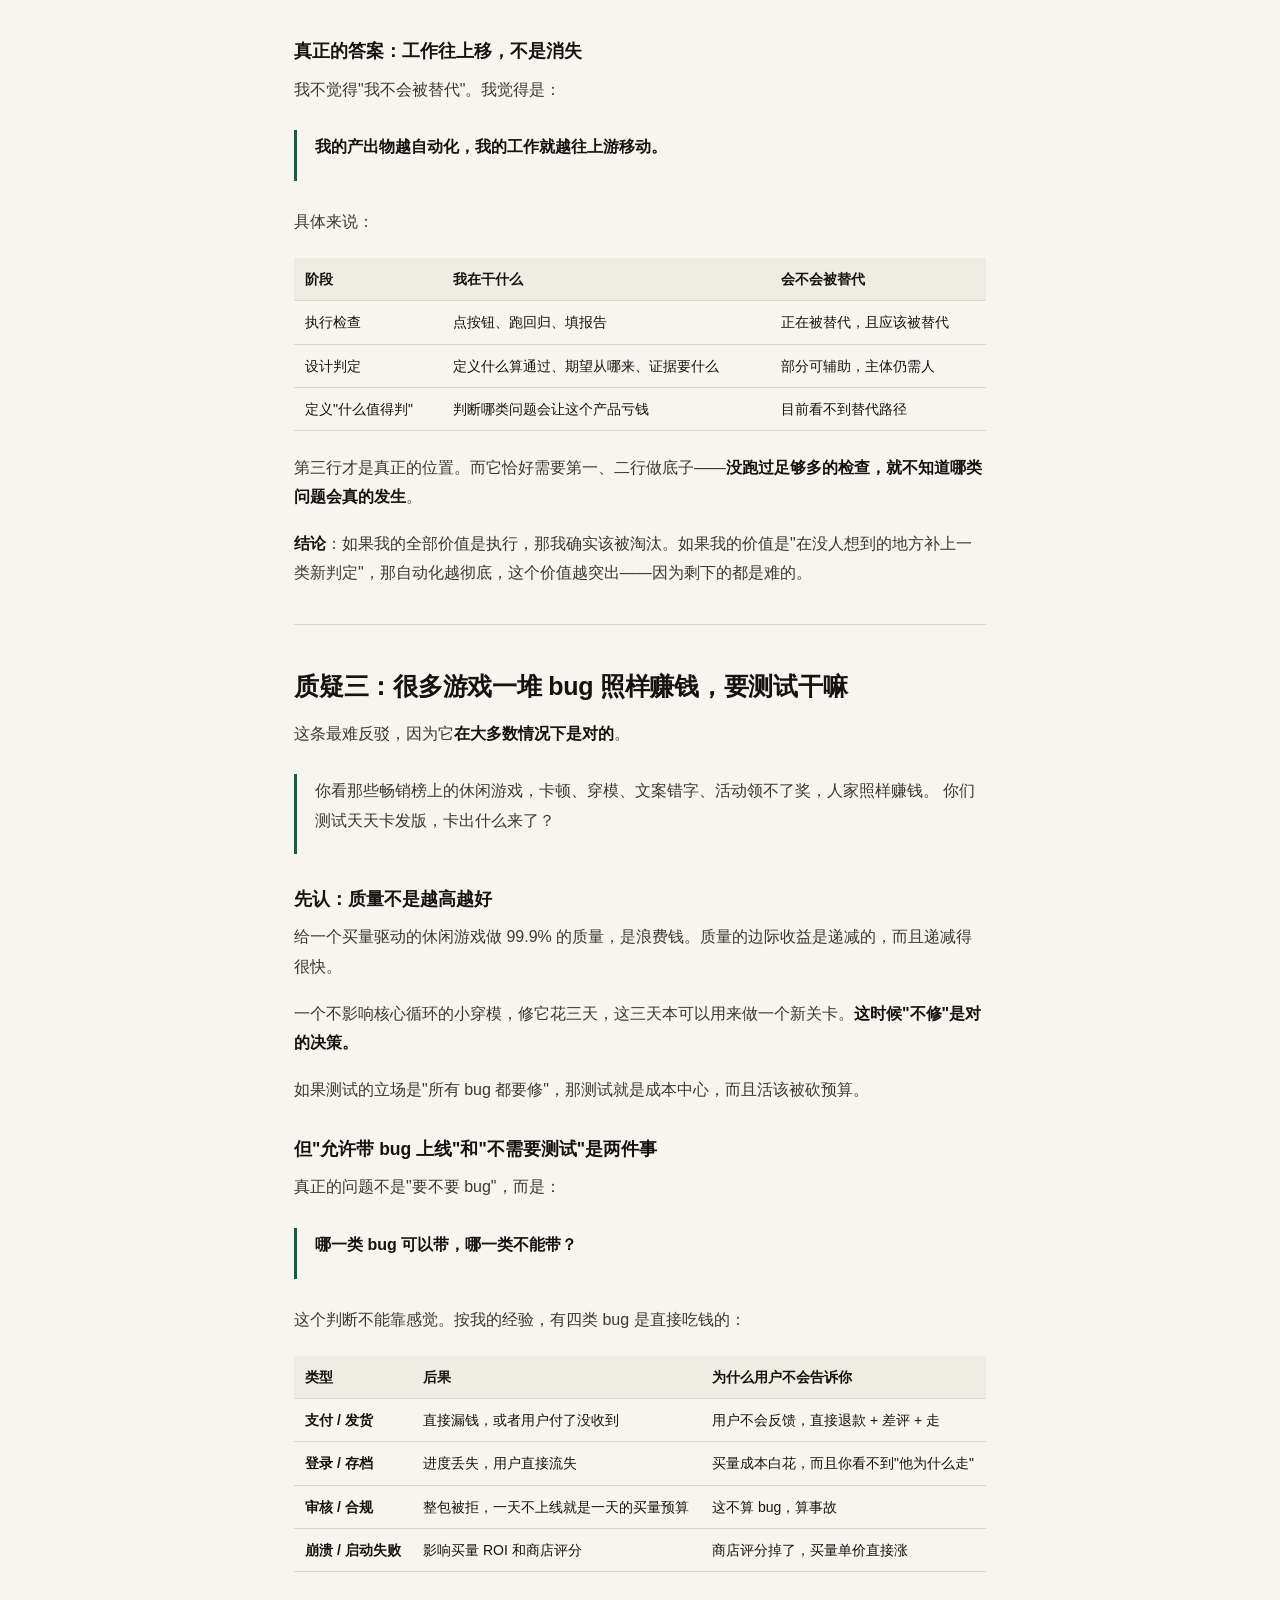
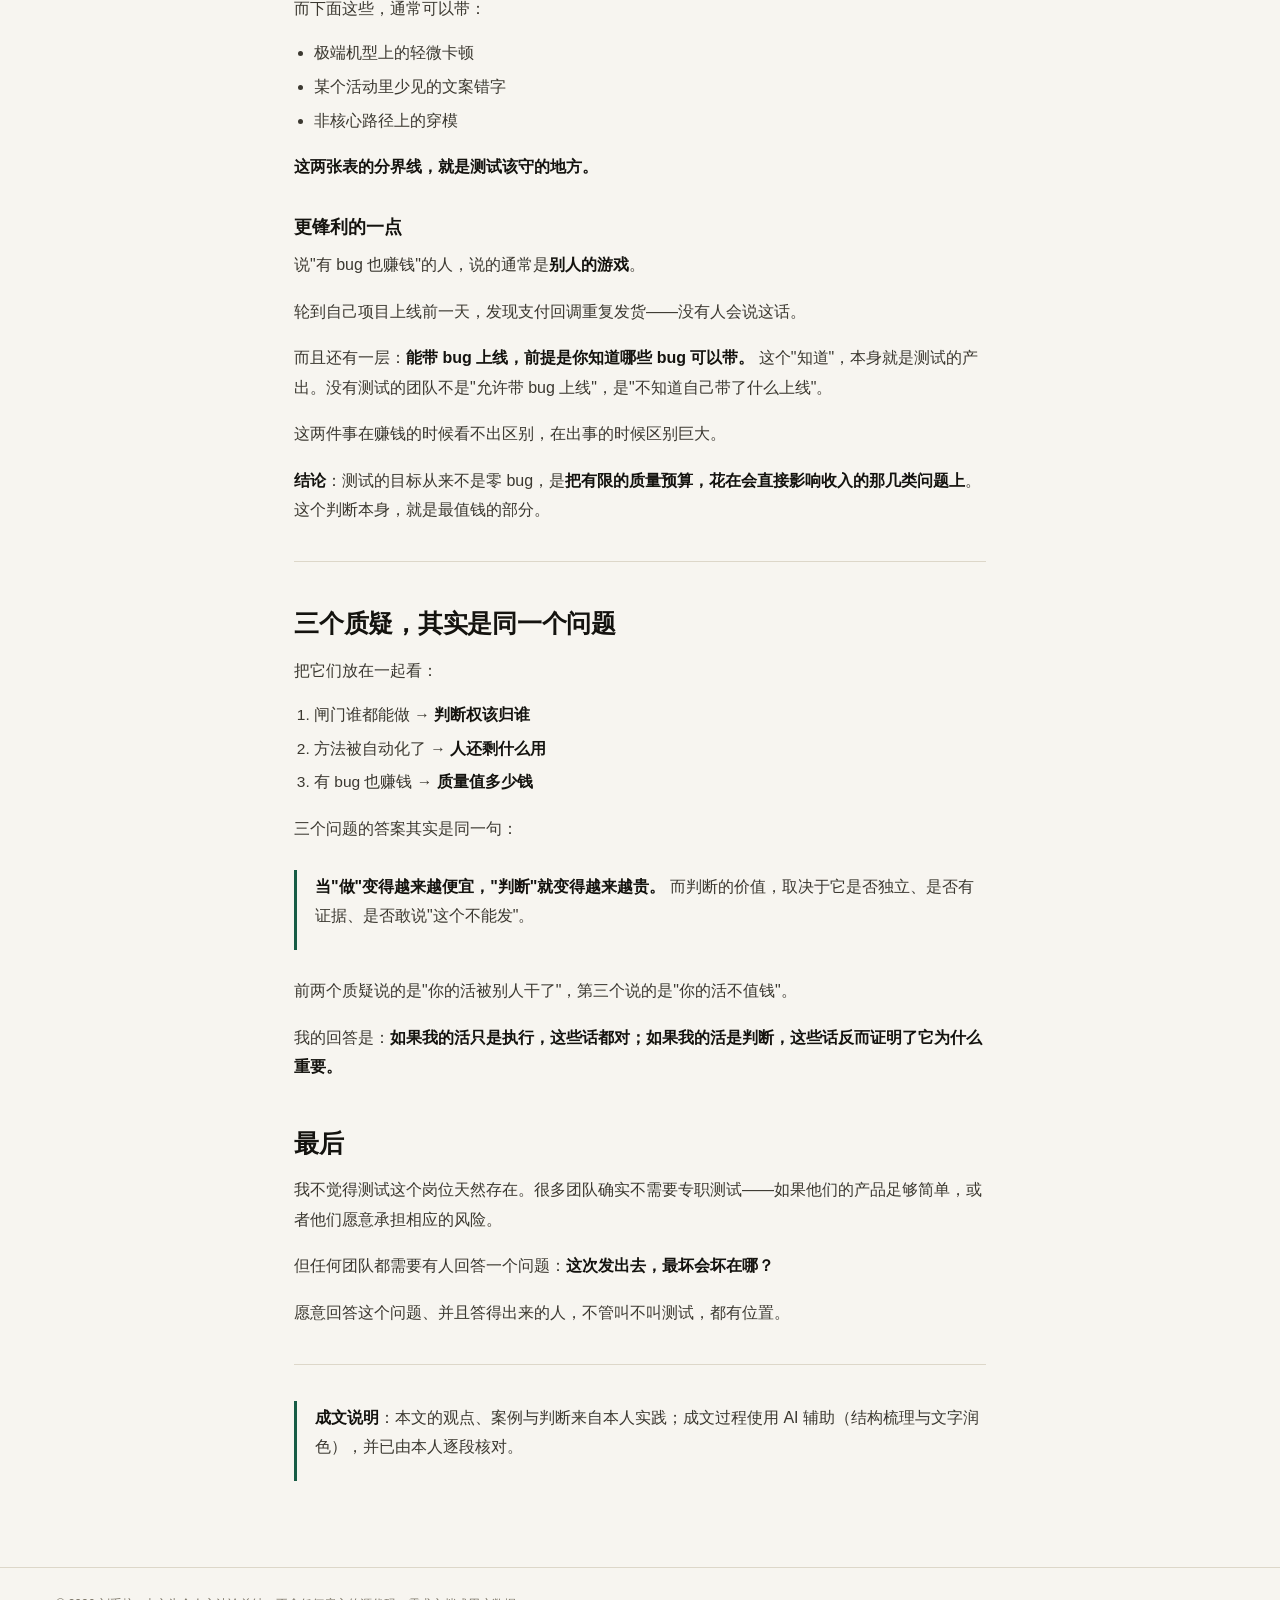
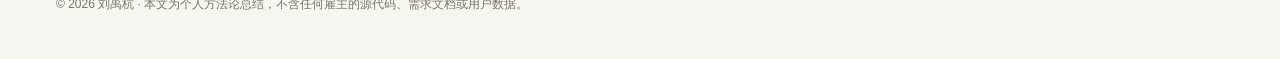
<file: writing/why-testing.html>
<!DOCTYPE html>
<html lang="zh-CN">
<head>
<meta charset="UTF-8">
<meta name="viewport" content="width=device-width, initial-scale=1.0">
<title>要测试干嘛？ · 刘禹杭</title>
<link rel="stylesheet" href="../style.css?v=20261112d">
</head>
<body>
<header class="topbar">
  <a class="brand" href="../index.html">刘禹杭<span class="dot">·</span><span class="brand-sub">AI 质量与交付</span></a>
  <nav>
    <a href="../index.html#work">作品</a>
    <a href="../index.html#method">方法</a>
    <a href="../index.html#writing">文章</a>
    <a href="../index.html#about">关于</a>
  </nav>
</header>
<main>
<article class="article">
<a class="back" href="../index.html#writing">← 返回</a>
<h1>要测试干嘛？</h1>
<p class="meta">2026 · 刘禹杭 · AI 辅助成文</p>
<blockquote>
<p>这三个问题我都被人当面问过，而且问的人不是外行。
第一个来自一个策划，第二个来自一个很懂 AI 的技术负责人，第三个来自一个做发行的朋友。
我当时的回答都不够好。这篇文章是重新想过之后的版本。</p>
</blockquote>
<h2>质疑一：闸门谁都能做，决策权本来就在上游</h2>
<p>原话大概是：</p>
<blockquote>
<p>你说要有"人工确认闸门"。可这个闸门策划能做、程序也能做，为什么非得是测试？
而且真正拍板的是上游——需求是策划提的，排期是制作人定的，测试不就是最后盖章吗？</p>
</blockquote>
<p><strong>这条有一半是对的，而且是很重要的那一半。</strong></p>
<h3>对的部分：闸门本来就该在上游</h3>
<p>如果测试只能在版本末期说"这里有问题"，那这个流程已经失败了。
好的质量体系里，<strong>大部分闸门确实在上游</strong>：</p>
<ul>
<li>需求评审阶段就应该拦掉"不可判定"的需求；</li>
<li>设计阶段就应该确认不变量（金币不能为负、重放不能双倍）；</li>
<li>编码阶段就该有静态检查和自测。</li>
</ul>
<p>我们在项目里做的也是这个：9 条跨模块规则前置到评审阶段，配置表在出包前做零设备的静态交叉。
<strong>如果这些前置起作用，最后那道闸门应该很轻松。</strong></p>
<h3>不对的部分：闸门的价值不是"点同意"</h3>
<p>这是我当时没答好的地方。我后来想清楚了：</p>
<blockquote>
<p><strong>闸门的价值不在于谁点那个"同意"，而在于"什么叫同意"是谁定义的。</strong></p>
</blockquote>
<p>举个具体的例子。我们做过一个 AI 只提议、人确认才落库的机制。
表面上看，确认的人是项目经理，不是测试。但真正约束这件事的是三样东西：</p>
<ol>
<li><strong>判定标准</strong>：什么算"拆得对"（每条需求子句至少一条用例、期望必须能指回来源）</li>
<li><strong>证据要求</strong>：每条"已完成"必须挂 Git 提交，不能只写一句"做完了"</li>
<li><strong>状态词表</strong>：不允许出现"应该没问题"，只有 pass / fail / blocked / skipped</li>
</ol>
<p>这三样东西如果由被判定的人自己定，那就是自证。策划可以确认"我做完了"，但如果"做完"的定义是他自己写的，这个确认没有信息量。</p>
<p>所以问题不是"谁能做这个闸门"，而是：</p>
<blockquote>
<p><strong>判定标准必须独立于被判定对象。而这个独立性，需要一个结构上不被交付压力收买的人来守。</strong></p>
</blockquote>
<h3>还有一层：激励，不是能力</h3>
<p>策划完全有能力做判定。程序也完全有能力做判定。<strong>他们只是没有余量，也没有动机。</strong></p>
<ul>
<li>策划的 KPI 是"按时上线"，不是"证明这个需求做不成"；</li>
<li>程序的 KPI 是"交付"，不是"证明自己写的有问题"；</li>
<li>制作人的 KPI 是"版本发出去"。</li>
</ul>
<p>而"证明它不对"这件事，天然和所有人的 KPI 相反。</p>
<p>我不是说测试比他们高尚。我是说<strong>这个角色的激励结构不一样</strong>：他的产出就是"问题清单"，问题越多他越有价值。这个反向激励是制度设计，不是道德优势。</p>
<p><strong>结论</strong>：决策权确实在上游，这一点我认。但上游做决策需要<strong>可信的输入</strong>，而可信的输入需要一个敢说"不"、且说了不没有代价的人。</p>
<hr>
<h2>质疑二：你的资产已经全变成"被执行的思想"，那还需要你吗</h2>
<p>这条最狠，因为它说的就是我正在干的事。</p>
<blockquote>
<p>你把方法写成了脚本、门禁、模板、维度表。机器照着跑就行了。
那这些东西越完善，你不就越没用吗？</p>
</blockquote>
<p><strong>这条基本是对的。但结论反了。</strong></p>
<h3>先承认：有一类工作确实会消失</h3>
<p>如果一个人的全部价值是"按清单执行检查"——跑回归、点按钮、填报告——那这个岗位<strong>应该</strong>被替代，而且正在被替代。这没什么好辩护的，重复劳动被自动化是好事。</p>
<p>我也不打算说"AI 取代不了人的判断"这种空话。<strong>很多判断确实可以被取代</strong>，尤其是那些有明确规则的判断。</p>
<h3>但"被执行的思想"有个前提</h3>
<p>脚本只能执行<strong>你已经想到的规则</strong>。它不会自己长出新的规则。</p>
<p>一个具体的例子。我们的测试维度表，一开始是 12 类。后来变成 17 类。多出来的五类是什么？</p>
<ul>
<li>性能与稳定性</li>
<li>网络与弱网</li>
<li>安全与反作弊</li>
<li>兼容性与本地化</li>
<li>文案与术语正确性</li>
</ul>
<p>这五类<strong>没有一类是脚本自己冒出来的</strong>。每一类都是：线上出了事故 → 有人判断"这不是偶发，这是一整类问题" → 才写进表里。</p>
<p>而最后那一类（文案与术语）尤其说明问题：它不是靠技术发现的，是靠"某天看到兑换码页面写着'获得响应奖励'"这种细节发现的。</p>
<blockquote>
<p><strong>脚本是被扩充的对象，不是扩充者。</strong></p>
</blockquote>
<p>这也是我在那套方法里写死的一条：维度表要"每出一次事故就变强一次"。变强这个动作，必须有人做。</p>
<h3>真正的答案：工作往上移，不是消失</h3>
<p>我不觉得"我不会被替代"。我觉得是：</p>
<blockquote>
<p><strong>我的产出物越自动化，我的工作就越往上游移动。</strong></p>
</blockquote>
<p>具体来说：</p>
<table>
<thead>
<tr>
<th>阶段</th>
<th>我在干什么</th>
<th>会不会被替代</th>
</tr>
</thead>
<tbody>
<tr>
<td>执行检查</td>
<td>点按钮、跑回归、填报告</td>
<td>正在被替代，且应该被替代</td>
</tr>
<tr>
<td>设计判定</td>
<td>定义什么算通过、期望从哪来、证据要什么</td>
<td>部分可辅助，主体仍需人</td>
</tr>
<tr>
<td>定义"什么值得判"</td>
<td>判断哪类问题会让这个产品亏钱</td>
<td>目前看不到替代路径</td>
</tr>
</tbody>
</table>
<p>第三行才是真正的位置。而它恰好需要第一、二行做底子——<strong>没跑过足够多的检查，就不知道哪类问题会真的发生</strong>。</p>
<p><strong>结论</strong>：如果我的全部价值是执行，那我确实该被淘汰。如果我的价值是"在没人想到的地方补上一类新判定"，那自动化越彻底，这个价值越突出——因为剩下的都是难的。</p>
<hr>
<h2>质疑三：很多游戏一堆 bug 照样赚钱，要测试干嘛</h2>
<p>这条最难反驳，因为它<strong>在大多数情况下是对的</strong>。</p>
<blockquote>
<p>你看那些畅销榜上的休闲游戏，卡顿、穿模、文案错字、活动领不了奖，人家照样赚钱。
你们测试天天卡发版，卡出什么来了？</p>
</blockquote>
<h3>先认：质量不是越高越好</h3>
<p>给一个买量驱动的休闲游戏做 99.9% 的质量，是浪费钱。质量的边际收益是递减的，而且递减得很快。</p>
<p>一个不影响核心循环的小穿模，修它花三天，这三天本可以用来做一个新关卡。<strong>这时候"不修"是对的决策。</strong></p>
<p>如果测试的立场是"所有 bug 都要修"，那测试就是成本中心，而且活该被砍预算。</p>
<h3>但"允许带 bug 上线"和"不需要测试"是两件事</h3>
<p>真正的问题不是"要不要 bug"，而是：</p>
<blockquote>
<p><strong>哪一类 bug 可以带，哪一类不能带？</strong></p>
</blockquote>
<p>这个判断不能靠感觉。按我的经验，有四类 bug 是直接吃钱的：</p>
<table>
<thead>
<tr>
<th>类型</th>
<th>后果</th>
<th>为什么用户不会告诉你</th>
</tr>
</thead>
<tbody>
<tr>
<td><strong>支付 / 发货</strong></td>
<td>直接漏钱，或者用户付了没收到</td>
<td>用户不会反馈，直接退款 + 差评 + 走</td>
</tr>
<tr>
<td><strong>登录 / 存档</strong></td>
<td>进度丢失，用户直接流失</td>
<td>买量成本白花，而且你看不到"他为什么走"</td>
</tr>
<tr>
<td><strong>审核 / 合规</strong></td>
<td>整包被拒，一天不上线就是一天的买量预算</td>
<td>这不算 bug，算事故</td>
</tr>
<tr>
<td><strong>崩溃 / 启动失败</strong></td>
<td>影响买量 ROI 和商店评分</td>
<td>商店评分掉了，买量单价直接涨</td>
</tr>
</tbody>
</table>
<p>而下面这些，通常可以带：</p>
<ul>
<li>极端机型上的轻微卡顿</li>
<li>某个活动里少见的文案错字</li>
<li>非核心路径上的穿模</li>
</ul>
<p><strong>这两张表的分界线，就是测试该守的地方。</strong></p>
<h3>更锋利的一点</h3>
<p>说"有 bug 也赚钱"的人，说的通常是<strong>别人的游戏</strong>。</p>
<p>轮到自己项目上线前一天，发现支付回调重复发货——没有人会说这话。</p>
<p>而且还有一层：<strong>能带 bug 上线，前提是你知道哪些 bug 可以带。</strong> 这个"知道"，本身就是测试的产出。没有测试的团队不是"允许带 bug 上线"，是"不知道自己带了什么上线"。</p>
<p>这两件事在赚钱的时候看不出区别，在出事的时候区别巨大。</p>
<p><strong>结论</strong>：测试的目标从来不是零 bug，是<strong>把有限的质量预算，花在会直接影响收入的那几类问题上</strong>。这个判断本身，就是最值钱的部分。</p>
<hr>
<h2>三个质疑，其实是同一个问题</h2>
<p>把它们放在一起看：</p>
<ol>
<li>闸门谁都能做 → <strong>判断权该归谁</strong></li>
<li>方法被自动化了 → <strong>人还剩什么用</strong></li>
<li>有 bug 也赚钱 → <strong>质量值多少钱</strong></li>
</ol>
<p>三个问题的答案其实是同一句：</p>
<blockquote>
<p><strong>当"做"变得越来越便宜，"判断"就变得越来越贵。</strong>
而判断的价值，取决于它是否独立、是否有证据、是否敢说"这个不能发"。</p>
</blockquote>
<p>前两个质疑说的是"你的活被别人干了"，第三个说的是"你的活不值钱"。</p>
<p>我的回答是：<strong>如果我的活只是执行，这些话都对；如果我的活是判断，这些话反而证明了它为什么重要。</strong></p>
<h2>最后</h2>
<p>我不觉得测试这个岗位天然存在。很多团队确实不需要专职测试——如果他们的产品足够简单，或者他们愿意承担相应的风险。</p>
<p>但任何团队都需要有人回答一个问题：<strong>这次发出去，最坏会坏在哪？</strong></p>
<p>愿意回答这个问题、并且答得出来的人，不管叫不叫测试，都有位置。</p>
<hr>
<blockquote>
<p><strong>成文说明</strong>：本文的观点、案例与判断来自本人实践；成文过程使用 AI 辅助（结构梳理与文字润色），并已由本人逐段核对。</p>
</blockquote>
</article>
</main>
<footer>
  <p>© 2026 刘禹杭 · 本文为个人方法论总结，不含任何雇主的源代码、需求文档或用户数据。</p>
</footer>
</body>
</html>
</file>
<file: style.css>
:root{
  --paper:#f7f5f0;
  --paper-2:#efece4;
  --ink:#14130f;
  --ink-2:#3b3830;
  --muted:#7a7466;
  --line:#ddd7c9;
  --accent:#175c45;
  --accent-2:#7fd1ae;
  --warn:#c2410c;
  --max:1180px;
  --sans:-apple-system,BlinkMacSystemFont,"Segoe UI","PingFang SC","Hiragino Sans GB","Microsoft YaHei",sans-serif;
  --mono:ui-monospace,SFMono-Regular,Menlo,Consolas,"Courier New",monospace;
  --serif:Georgia,"Songti SC","SimSun",serif;
}

*{box-sizing:border-box;margin:0;padding:0}
html{scroll-behavior:smooth}
body{
  font-family:var(--sans);
  background:var(--paper);
  color:var(--ink);
  line-height:1.72;
  -webkit-font-smoothing:antialiased;
  font-size:16px;
}
a{color:inherit;text-decoration:none}
::selection{background:var(--accent);color:#fff}

/* ---------- topbar ---------- */
.topbar{
  position:sticky;top:0;z-index:30;
  display:flex;align-items:center;justify-content:space-between;
  padding:16px clamp(20px,5vw,56px);
  background:rgba(247,245,240,.9);
  backdrop-filter:blur(14px);
  border-bottom:1px solid var(--line);
}
.brand{font-weight:700;letter-spacing:.01em;display:flex;gap:8px;align-items:baseline;font-size:15px}
.brand .dot{color:var(--accent);font-weight:400}
.brand-sub{font-weight:400;color:var(--muted);font-size:13px;letter-spacing:.02em}
.topbar nav{display:flex;gap:24px;font-size:13.5px;color:var(--ink-2)}
.topbar nav a{position:relative;padding-bottom:3px}
.topbar nav a::after{
  content:"";position:absolute;left:0;bottom:0;height:1.5px;width:0;
  background:var(--accent);transition:width .22s ease;
}
.topbar nav a:hover::after{width:100%}

/* ---------- layout ---------- */
.wrap{max-width:var(--max);margin:0 auto;padding-left:clamp(20px,5vw,56px);padding-right:clamp(20px,5vw,56px)}

/* ---------- hero ---------- */
.hero{
  background:var(--ink);
  color:#f4f1e8;
  padding:clamp(56px,8vh,90px) 0 clamp(48px,6vh,72px);
}
.hero-inner{
  display:grid;
  grid-template-columns:1.08fr .92fr;
  gap:clamp(28px,4vw,60px);
  align-items:center;
}
.eyebrow{
  font-family:var(--mono);
  font-size:11.5px;letter-spacing:.14em;text-transform:uppercase;
  color:#8fbfa8;margin-bottom:24px;
}
.hero h1{
  font-size:clamp(32px,4.6vw,56px);
  line-height:1.16;
  letter-spacing:-.025em;
  font-weight:750;
  color:#fbf9f3;
}
.hl{
  color:#7fd1ae;
  box-shadow:inset 0 -.12em 0 rgba(127,209,174,.25);
}
.lede{
  margin-top:24px;max-width:520px;
  font-size:clamp(15px,1.5vw,17px);
  color:#c3bdb0;line-height:1.8;
}
.hero-actions{margin-top:34px;display:flex;gap:12px;flex-wrap:wrap}
.btn{
  display:inline-block;padding:12px 26px;border-radius:2px;
  background:#f4f1e8;color:var(--ink);
  font-size:14px;font-weight:600;letter-spacing:.02em;
  transition:transform .16s ease,background .16s ease;
}
.btn:hover{transform:translateY(-2px);background:var(--accent-2)}
.btn-ghost{background:transparent;color:#e8e4d8;border:1px solid #3d3a32}
.btn-ghost:hover{background:#201f1a;color:#fff}

/* hero figure */
.hero-figure{margin:0}
.hero-figure svg{width:100%;height:auto;display:block}
.hero-figure figcaption{
  margin-top:14px;font-family:var(--mono);font-size:11.5px;
  color:#8b8578;display:flex;gap:12px;flex-wrap:wrap;align-items:baseline;
}
.fig-num{color:var(--accent-2);font-size:13px}
.hero-figure figcaption strong{color:#e9e5d8;font-weight:600}

/* ---------- stats ---------- */
.stats{
  display:grid;grid-template-columns:repeat(6,1fr);
  border-bottom:1px solid var(--line);
}
.stat{
  padding:34px 20px 32px;
  border-right:1px solid var(--line);
}
.stat:last-child{border-right:none}
.s-num{
  display:block;font-family:var(--serif);
  font-size:clamp(30px,3.2vw,42px);line-height:1;
  letter-spacing:-.02em;color:var(--ink);
}
.plus{color:var(--accent);font-size:.62em;vertical-align:.18em;margin-left:1px}
.s-lbl{
  display:block;margin-top:10px;font-size:12.5px;color:var(--muted);line-height:1.55;
}
.stat-hi .s-num{color:var(--accent)}
.stat-hi{background:linear-gradient(180deg,rgba(23,92,69,.05),transparent)}

/* ---------- section ---------- */
.section{padding:clamp(60px,8vh,96px) 0;border-bottom:1px solid var(--line)}
.section:last-of-type{border-bottom:none}
.section-head{
  display:grid;grid-template-columns:52px 1fr;gap:8px 14px;margin-bottom:44px;
}
.section-head .idx{
  grid-row:1/3;font-family:var(--mono);font-size:12px;color:var(--muted);padding-top:10px;
}
.section-head h2{
  font-size:clamp(23px,2.7vw,32px);line-height:1.2;letter-spacing:-.015em;font-weight:750;
}
.section-sub{margin-top:8px;color:var(--muted);font-size:14.5px;max-width:560px}

/* ---------- case ---------- */
.case{
  display:grid;grid-template-columns:1fr 1.05fr;gap:clamp(22px,3.4vw,48px);
  padding:44px 0;border-top:1px solid var(--line);align-items:center;
}
.case:first-of-type{border-top:none;padding-top:4px}
.case-meta{display:flex;justify-content:space-between;align-items:center;margin-bottom:14px}
.tag{
  font-family:var(--mono);font-size:11px;letter-spacing:.06em;color:var(--accent);
  background:rgba(23,92,69,.08);padding:4px 9px;border-radius:2px;font-weight:600;
}
.year{font-family:var(--mono);font-size:11.5px;color:var(--muted)}
.case h3{
  font-size:clamp(21px,2.3vw,27px);line-height:1.35;font-weight:700;letter-spacing:-.015em;
}
.case-problem{margin-top:14px;color:var(--ink-2);font-size:15px}
.pts{list-style:none;margin-top:16px}
.pts li{
  position:relative;padding-left:18px;margin-bottom:9px;
  font-size:14.5px;color:var(--ink-2);line-height:1.65;
}
.pts li::before{
  content:"";position:absolute;left:0;top:.68em;width:8px;height:1.5px;background:var(--accent);
}
.pts strong{color:var(--ink);font-weight:650}
.case-line{
  margin-top:20px;padding:10px 0 10px 14px;border-left:2px solid var(--accent);
  font-size:14.5px;font-weight:550;color:var(--ink);
}
.case-fig{
  margin:0;background:#fff;border:1px solid var(--line);border-radius:3px;
  padding:10px 10px 6px;
}
.case-fig svg{width:100%;height:auto;display:block}
.case-fig figcaption{
  margin-top:8px;font-family:var(--mono);font-size:10.5px;color:var(--muted);
  text-align:center;padding-bottom:2px;
}
code{
  font-family:var(--mono);font-size:.88em;background:var(--paper-2);
  padding:1px 5px;border-radius:2px;color:var(--ink-2);
}

/* ---------- svg diagram styles ---------- */
.dg text{fill:#2f2c25;font-size:14.5px;text-anchor:middle;font-family:var(--sans)}
.dg rect{fill:none;stroke:#c9c3b4;stroke-width:1.1}
.dg .soft{fill:#f3f0e8;stroke:none}
.dg .gate{fill:#14130f;stroke:none}
.dg .gate-t{fill:#f7f5f0 !important;font-size:14px;letter-spacing:.05em}
.dg .lane{fill:#f3f0e8;stroke:none}
.dg .lane-2{fill:#e8efe9}
.dg .lane-t{font-size:21px;font-weight:750;fill:#14130f}
.dg .lane-s{text-anchor:start;font-size:14px;fill:#5a5548}
.dg .sm{font-size:14px;fill:#2f2c25}
.dg .xs{font-size:12px;fill:#7a7466;text-anchor:start}
.dg .xs2{font-size:12.5px;fill:#175c45;text-anchor:start;font-weight:600}
.dg .chip{font-size:11.5px;fill:#175c45}
.dg .warn{fill:#fdf1ea;stroke:#e9c7b3}
.arw,.arw-d{stroke:#a8a292;fill:none;stroke-width:1.3}
.arw-w{stroke:#c2410c;fill:none;stroke-width:1.3}
.cut{stroke:#c2410c;stroke-width:1.4;stroke-dasharray:3 3}
.cut-t{fill:#c2410c !important;font-size:10.5px;text-anchor:start}
.hr{stroke:#ded8cb;stroke-width:1}

/* ---------- dark section ---------- */
.section-dark{
  background:var(--ink);color:#f4f1ea;
  padding:clamp(56px,7vh,84px) 0;
  border-bottom:none;
}
.section-dark .section-head h2{color:#fff}
.section-dark .section-sub{color:#a29c8e}
.section-dark .section-head .idx{color:#7d7768}
.rules{display:grid;grid-template-columns:repeat(3,1fr);gap:clamp(24px,3vw,44px)}
.rule{border-top:1px solid #3a362d;padding-top:22px}
.rule-no{font-family:var(--mono);font-size:11.5px;color:#8f8979;display:block;margin-bottom:12px}
.rule h3{font-size:18.5px;line-height:1.45;font-weight:650;color:#fff;margin-bottom:10px}
.rule p{font-size:14px;color:#b5afa1;line-height:1.8}

/* ---------- writing ---------- */
.writing-list{border-top:1px solid var(--line)}
.writing-item{
  display:grid;grid-template-columns:48px 1fr 32px;align-items:center;gap:14px;
  padding:24px 2px;border-bottom:1px solid var(--line);
  transition:padding-left .2s ease,background .2s ease;
}
.writing-item:hover{background:#fff;padding-left:10px}
.w-no{font-family:var(--mono);font-size:11.5px;color:var(--muted)}
.w-title{font-size:clamp(15.5px,1.7vw,18px);font-weight:600;line-height:1.5}
.w-title em{
  display:block;font-style:normal;font-weight:400;font-size:12.5px;
  color:var(--muted);margin-top:3px;
}
.w-arrow{justify-self:end;color:var(--accent);font-size:17px;transition:transform .2s ease}
.writing-item:hover .w-arrow{transform:translateX(4px)}

/* ---------- about ---------- */
.about-grid{display:grid;grid-template-columns:1.35fr .8fr;gap:clamp(32px,6vw,80px)}
.about-lead{font-size:clamp(16.5px,1.9vw,19px);line-height:1.75;margin-bottom:20px}
.about-lead strong{font-weight:650;box-shadow:inset 0 -.42em 0 rgba(127,209,174,.45)}
.about-grid p{margin-bottom:14px;color:var(--ink-2);font-size:15px}
.about-side h4{
  font-family:var(--mono);font-size:11px;letter-spacing:.12em;text-transform:uppercase;
  color:var(--muted);font-weight:600;margin:0 0 10px;
}
.about-side h4:not(:first-child){margin-top:28px}
.plain{list-style:none}
.plain li{font-size:14px;color:var(--ink-2);margin-bottom:6px}
.plain a{color:var(--accent);border-bottom:1px solid transparent;transition:border-color .2s}
.plain a:hover{border-color:var(--accent)}

/* ---------- footer ---------- */
footer{
  border-top:1px solid var(--line);
  padding:26px clamp(20px,5vw,56px) 44px;
}
footer p{font-size:12px;color:var(--muted);line-height:1.8;max-width:var(--max);margin:0 auto}

/* ---------- article page ---------- */
.article{max-width:740px;margin:0 auto;padding:clamp(44px,7vh,80px) clamp(20px,5vw,24px) 60px}
.article .back{font-family:var(--mono);font-size:12px;color:var(--muted);display:inline-block;margin-bottom:28px}
.article .back:hover{color:var(--accent)}
.article h1{font-size:clamp(27px,3.8vw,40px);line-height:1.28;letter-spacing:-.02em;margin-bottom:16px}
.article .meta{
  font-family:var(--mono);font-size:11.5px;color:var(--muted);
  margin-bottom:36px;padding-bottom:22px;border-bottom:1px solid var(--line);
}
.article h2{font-size:clamp(19px,2.3vw,25px);line-height:1.42;margin:44px 0 14px;letter-spacing:-.01em}
.article h3{font-size:17.5px;margin:30px 0 8px}
.article p{margin-bottom:17px;color:var(--ink-2);font-size:16px;line-height:1.85}
.article strong{color:var(--ink);font-weight:650}
.article ul,.article ol{margin:0 0 18px 20px;color:var(--ink-2);font-size:15.5px}
.article li{margin-bottom:7px}
.article blockquote{
  border-left:3px solid var(--accent);padding:2px 0 2px 18px;margin:26px 0;
  color:var(--ink);font-size:16.5px;
}
.article pre{
  background:var(--ink);color:#e9e5db;padding:18px 20px;border-radius:3px;
  overflow-x:auto;margin:22px 0;font-size:13px;line-height:1.7;
}
.article pre code{background:none;color:inherit;padding:0;font-size:inherit}
.article table{width:100%;border-collapse:collapse;margin:22px 0;font-size:14px}
.article th,.article td{border-bottom:1px solid var(--line);padding:9px 11px;text-align:left;vertical-align:top}
.article th{font-weight:650;color:var(--ink);background:var(--paper-2)}
.article hr{border:none;border-top:1px solid var(--line);margin:36px 0}

/* ---------- responsive ---------- */
@media (max-width:960px){
  .hero-inner{grid-template-columns:1fr;gap:32px}
  .hero-figure{max-width:420px}
  .stats{grid-template-columns:repeat(3,1fr)}
  .stat:nth-child(3n){border-right:none}
  .stat{border-bottom:1px solid var(--line)}
  .case{grid-template-columns:1fr;gap:22px}
  .case-fig{order:2}
  .rules{grid-template-columns:1fr;gap:26px}
  .about-grid{grid-template-columns:1fr}
}
@media (max-width:620px){
  .stats{grid-template-columns:repeat(2,1fr)}
  .stat:nth-child(3n){border-right:1px solid var(--line)}
  .stat:nth-child(2n){border-right:none}
  .section-head{grid-template-columns:1fr;gap:4px}
  .section-head .idx{grid-row:auto;padding-top:0}
  .topbar nav{gap:14px;font-size:12.5px}
  .brand-sub{display:none}
  .brand .dot{display:none}
  .writing-item{grid-template-columns:36px 1fr 24px;gap:10px}
  .w-title em{display:none}
}
@media (prefers-reduced-motion:reduce){
  *{transition:none !important;animation:none !important}
  html{scroll-behavior:auto}
}
</file>
